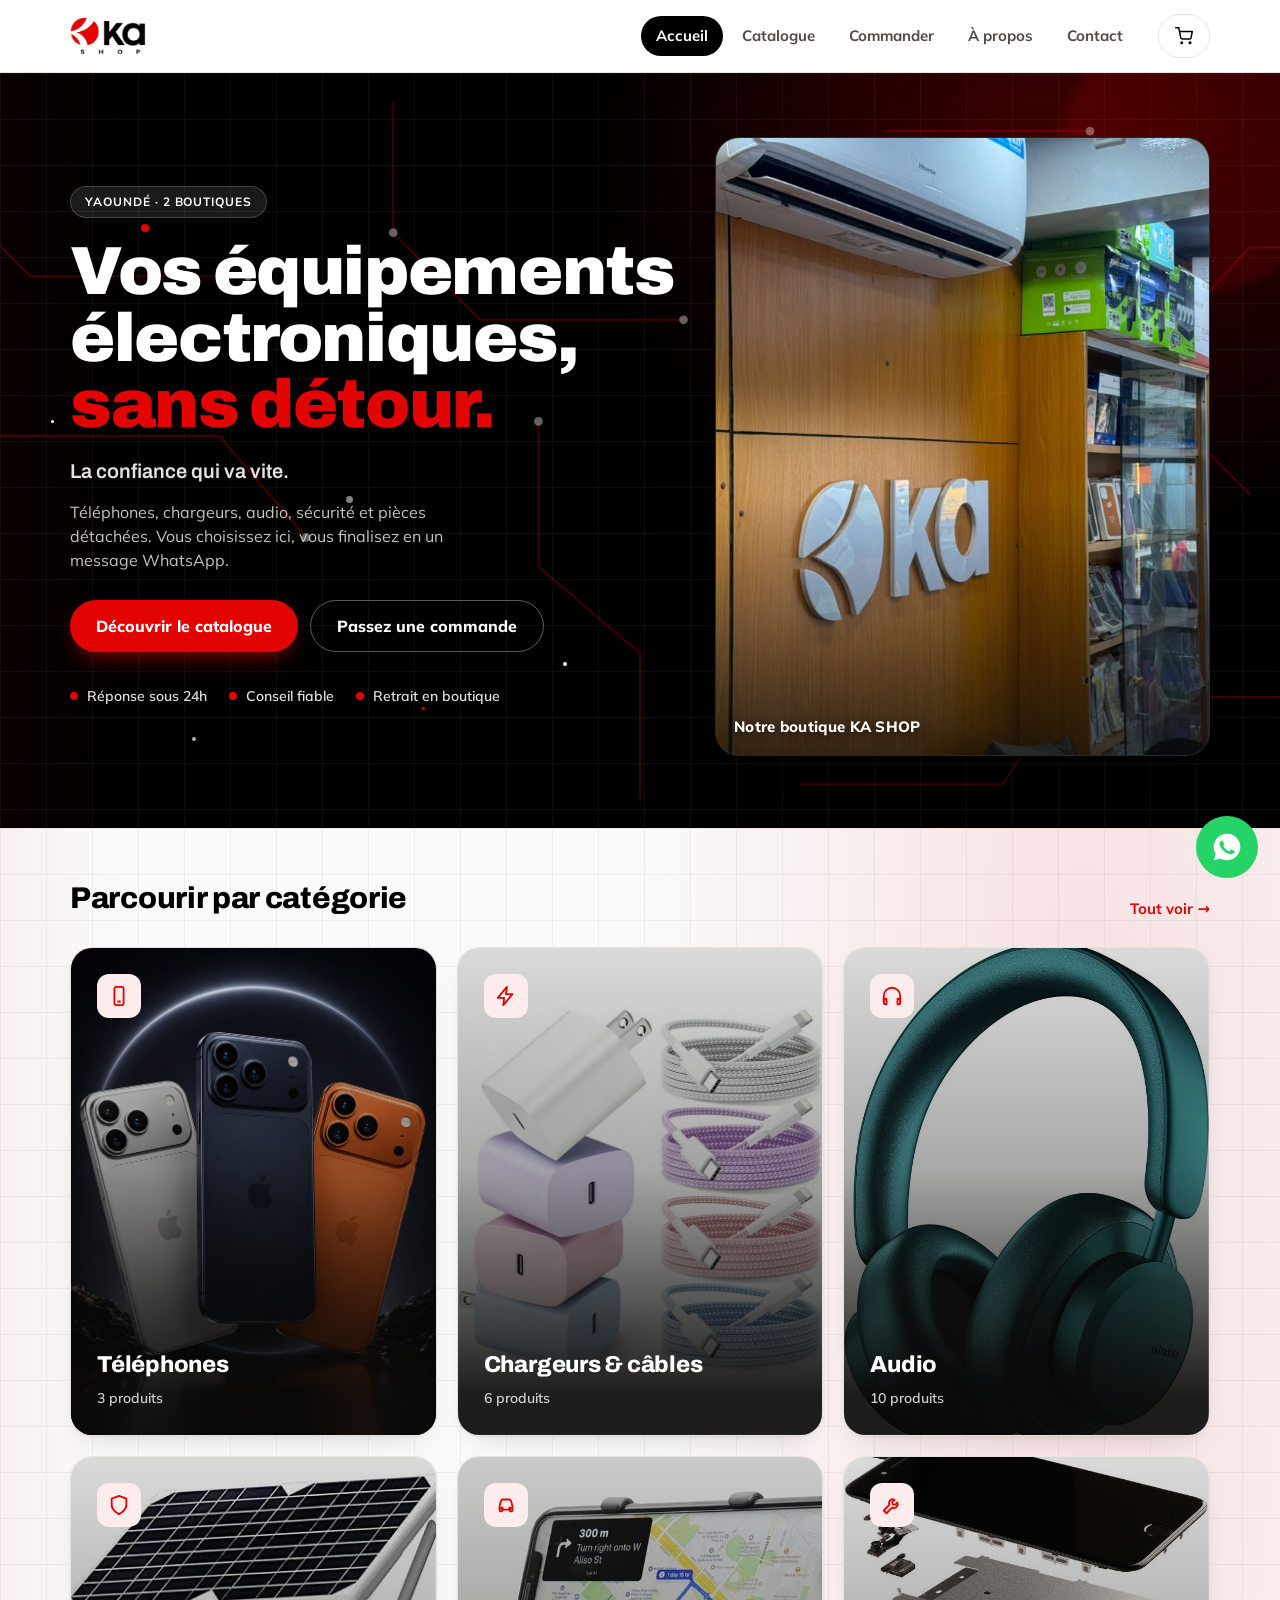
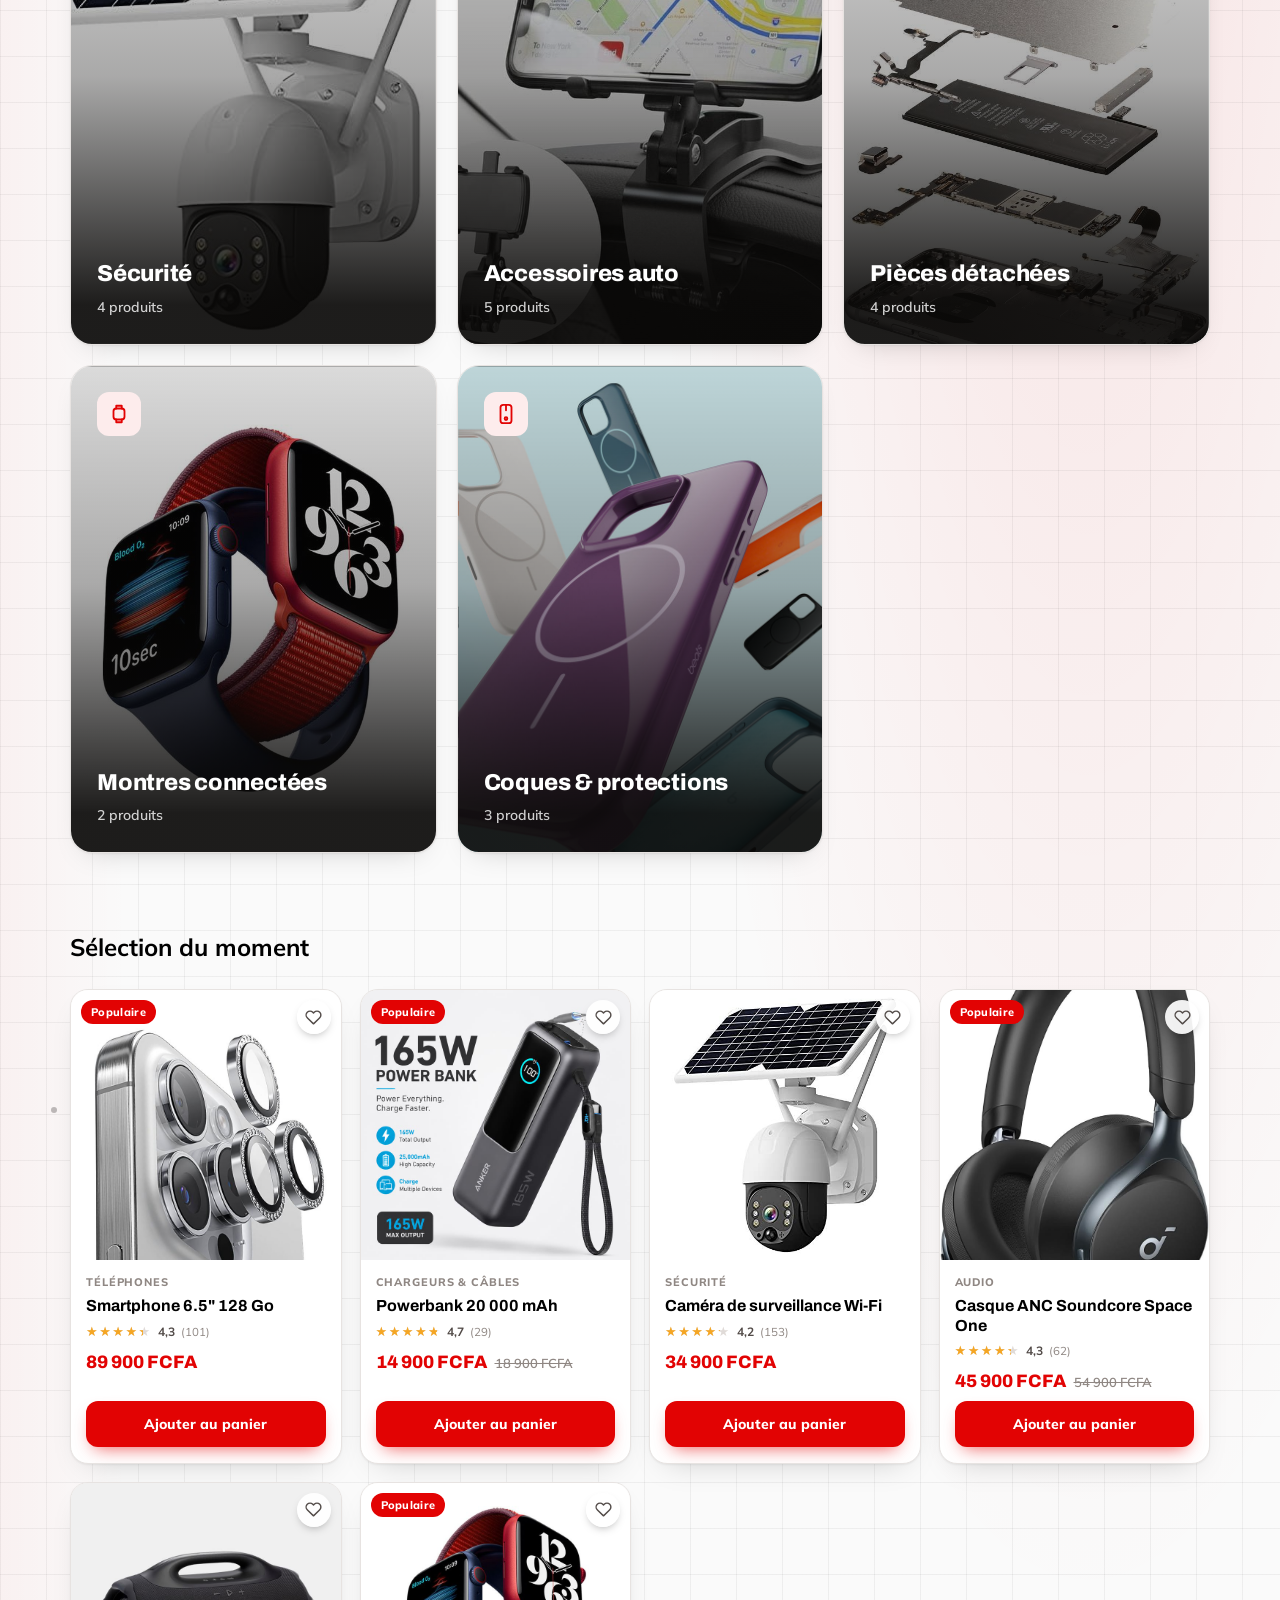
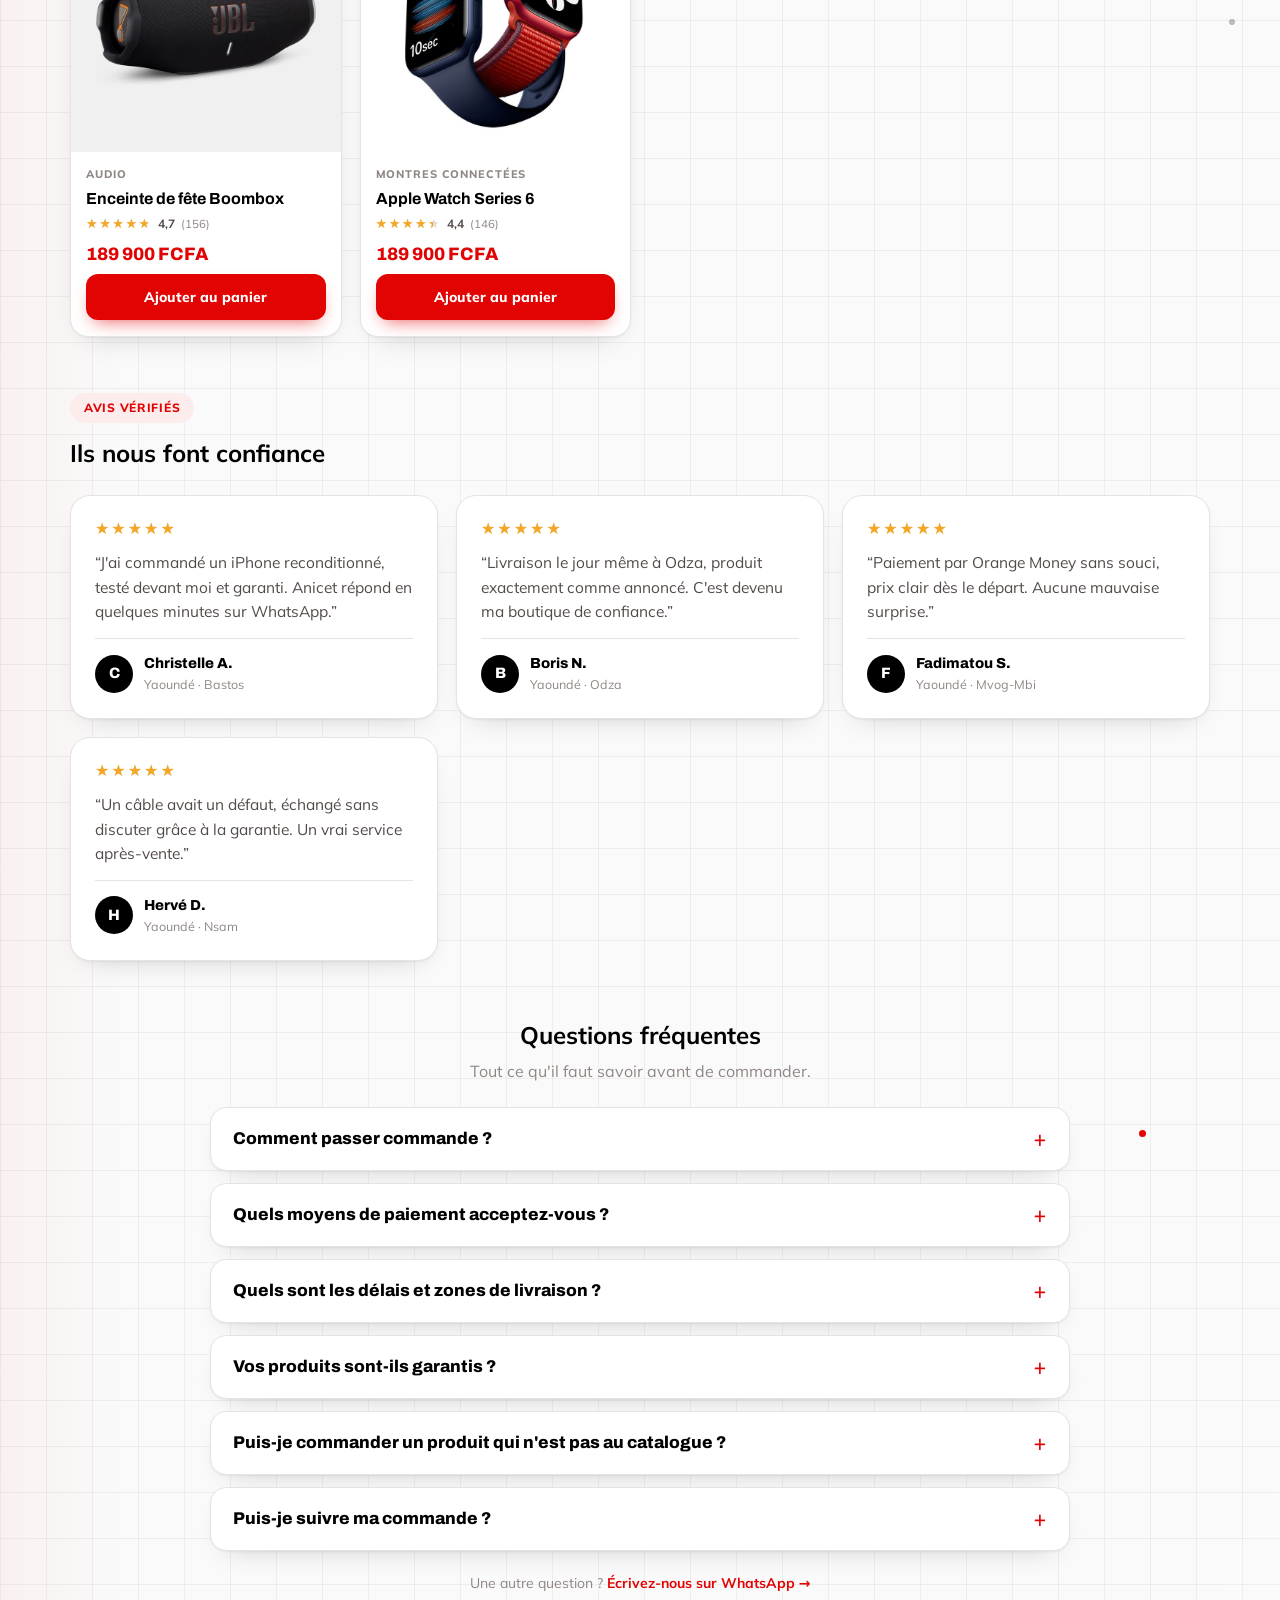
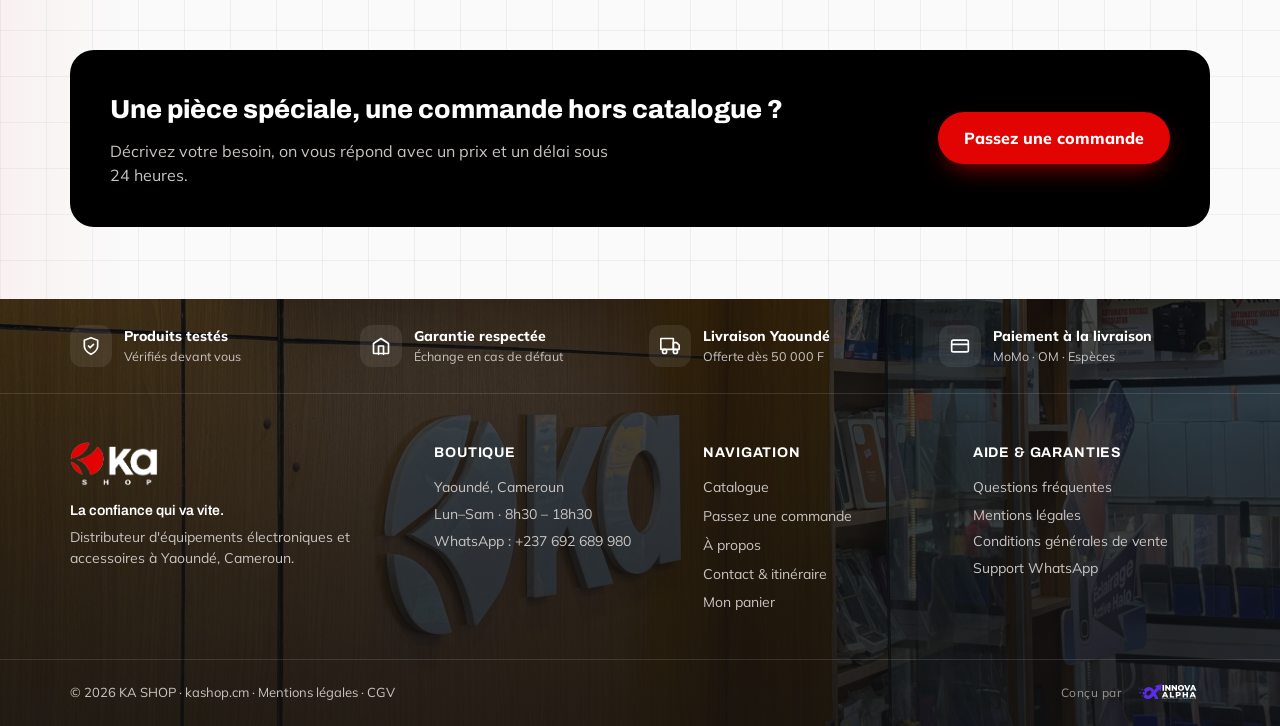
<file: index.html>
<!DOCTYPE html>
<html lang="fr">
<head>
<meta charset="UTF-8">
<meta name="viewport" content="width=device-width, initial-scale=1.0">
<title>KA SHOP · La confiance qui va vite.</title>
<meta name="description" content="KA SHOP, distributeur d'équipements électroniques et accessoires à Yaoundé. Téléphones, chargeurs, audio, sécurité, accessoires auto, pièces détachées. Commande simple par WhatsApp.">
<link rel="canonical" href="https://kashop.cm/">
<meta property="og:type" content="website">
<meta property="og:site_name" content="KA SHOP">
<meta property="og:title" content="KA SHOP · La confiance qui va vite.">
<meta property="og:description" content="KA SHOP, distributeur d'équipements électroniques et accessoires à Yaoundé. Téléphones, chargeurs, audio, sécurité, accessoires auto, pièces détachées. Commande simple par WhatsApp.">
<meta property="og:url" content="https://kashop.cm/">
<meta property="og:image" content="https://kashop.cm/assets/images/logo-kashop.png">
<meta property="og:locale" content="fr_CM">
<meta name="twitter:card" content="summary_large_image">
<meta name="twitter:title" content="KA SHOP · La confiance qui va vite.">
<meta name="twitter:description" content="KA SHOP, distributeur d'équipements électroniques et accessoires à Yaoundé. Téléphones, chargeurs, audio, sécurité, accessoires auto, pièces détachées. Commande simple par WhatsApp.">
<meta name="twitter:image" content="https://kashop.cm/assets/images/logo-kashop.png">
<link rel="icon" href="assets/images/favicon.png" type="image/png" sizes="512x512">
<link rel="apple-touch-icon" href="assets/images/favicon-180.png">
<link rel="preconnect" href="https://fonts.googleapis.com">
<link rel="preconnect" href="https://fonts.gstatic.com" crossorigin>
<link href="https://fonts.googleapis.com/css2?family=Archivo:wght@500;600;700;800;900&family=Mulish:wght@400;500;600;700;800&display=swap" rel="stylesheet">
<link rel="stylesheet" href="assets/css/styles.css">
<script type="application/ld+json">
{
  "@context": "https://schema.org",
  "@type": "ElectronicsStore",
  "name": "KA SHOP",
  "alternateName": "KA SHOP Yaoundé",
  "description": "Distributeur d'équipements électroniques et accessoires à Yaoundé : téléphones, chargeurs, audio, sécurité, accessoires auto, pièces détachées.",
  "url": "https://kashop.cm/",
  "logo": "https://kashop.cm/assets/images/logo-kashop.png",
  "image": "https://kashop.cm/assets/images/logo-kashop.png",
  "telephone": "+237692689980",
  "priceRange": "FCFA",
  "address": {
    "@type": "PostalAddress",
    "addressLocality": "Yaoundé",
    "addressRegion": "Centre",
    "addressCountry": "CM"
  },
  "geo": {
    "@type": "GeoCoordinates",
    "latitude": 3.86562,
    "longitude": 11.519531
  },
  "sameAs": []
}
</script>
</head>
<body data-page="home">
  <header class="site-header">
    <div class="header-inner">
      <a href="index.html" class="brand"><img src="assets/images/logo-kashop.png" alt="KA SHOP"></a>
      <nav class="main-nav">
        <a href="index.html" class="active">Accueil</a>
        <a href="catalogue.html">Catalogue</a>
        <a href="devis.html">Commander</a>
        <a href="apropos.html">À propos</a>
        <a href="contact.html">Contact</a>
      </nav>
      <button class="cart-btn" data-cart-open aria-label="Panier">
        <svg width="18" height="18" viewBox="0 0 24 24" fill="none" stroke="currentColor" stroke-width="2" stroke-linecap="round" stroke-linejoin="round"><circle cx="9" cy="21" r="1"></circle><circle cx="20" cy="21" r="1"></circle><path d="M1 1h4l2.68 13.39a2 2 0 0 0 2 1.61h9.72a2 2 0 0 0 2-1.61L23 6H6"></path></svg>
        <span class="cart-badge" data-cart-badge>0</span>
      </button>
      <button class="menu-btn" aria-label="Menu"><span></span></button>
    </div>
    <div class="mobile-panel">
      <a href="index.html" class="active">Accueil</a>
      <a href="catalogue.html">Catalogue</a>
      <a href="devis.html">Commander</a>
      <a href="apropos.html">À propos</a>
      <a href="contact.html">Contact</a>
    </div>
  </header>

  <main>
    <section>
      <div class="hero" id="hero-interactive">
        <div class="hero-glow"></div>
        <div class="hero-tech">
          <div class="hero-tech-lines"></div>
          <svg width="100%" height="100%" viewBox="0 0 1180 520" preserveAspectRatio="xMidYMid slice" class="hero-tech-svg">
            <g fill="none" stroke="#E20303" stroke-width="1.4" stroke-opacity=".5" stroke-dasharray="700" class="hero-tech-paths">
              <path d="M760 40 L900 40 L940 90 L940 220 L1010 290"></path>
              <path d="M1180 120 L1010 120 L960 175 L820 175"></path>
              <path d="M700 490 L840 490 L880 430 L1050 430 L1120 500"></path>
              <path d="M0 90 L120 90 L170 140 L320 140"></path>
              <path d="M-10 300 L90 300 L140 250 L300 250 L360 320"></path>
              <path d="M60 520 L60 430 L130 360 L130 250"></path>
              <path d="M420 20 L420 110 L480 170 L620 170"></path>
              <path d="M590 500 L590 400 L520 340 L520 240"></path>
            </g>
            <g fill="#fff" fill-opacity=".7">
              <circle cx="900" cy="40" r="3"></circle><circle cx="940" cy="220" r="3"></circle><circle cx="820" cy="175" r="3"></circle><circle cx="1050" cy="430" r="3"></circle>
              <circle cx="120" cy="90" r="3"></circle><circle cx="320" cy="140" r="3"></circle><circle cx="90" cy="300" r="3"></circle><circle cx="360" cy="320" r="3"></circle>
              <circle cx="420" cy="110" r="3"></circle><circle cx="620" cy="170" r="3"></circle><circle cx="520" cy="240" r="3"></circle><circle cx="130" cy="250" r="3"></circle>
            </g>
          </svg>
          <span class="hero-dot" style="left:70%;top:26%;width:9px;height:9px;background:#E20303;animation:ka-pulse 2.6s ease-out infinite"></span>
          <span class="hero-dot" style="left:58%;top:64%;width:8px;height:8px;background:#E20303;animation:ka-pulse 3.2s ease-out infinite .7s"></span>
          <span class="hero-dot" style="left:88%;top:52%;width:7px;height:7px;background:#fff;opacity:.5;animation:ka-pulse 3.6s ease-out infinite 1.3s"></span>
          <span class="hero-dot" style="left:11%;top:20%;width:8px;height:8px;background:#E20303;animation:ka-pulse 3s ease-out infinite .4s"></span>
          <span class="hero-dot" style="left:27%;top:56%;width:7px;height:7px;background:#fff;opacity:.5;animation:ka-pulse 3.4s ease-out infinite 1.1s"></span>
          <span class="hero-dot" style="left:6%;top:74%;width:6px;height:6px;background:#E20303;animation:ka-pulse 2.9s ease-out infinite 1.8s"></span>
          <span class="hero-dot" style="left:44%;top:78%;width:4px;height:4px;background:#fff;animation:ka-drift 6s linear infinite .2s"></span>
          <span class="hero-dot" style="left:62%;top:82%;width:3px;height:3px;background:#E20303;animation:ka-drift 7.5s linear infinite 1.4s"></span>
          <span class="hero-dot" style="left:78%;top:80%;width:4px;height:4px;background:#fff;opacity:.7;animation:ka-drift 6.8s linear infinite 2.6s"></span>
          <span class="hero-dot" style="left:92%;top:76%;width:3px;height:3px;background:#E20303;animation:ka-drift 8s linear infinite .9s"></span>
          <span class="hero-dot" style="left:15%;top:88%;width:4px;height:4px;background:#fff;opacity:.7;animation:ka-drift 7.2s linear infinite .6s"></span>
          <span class="hero-dot" style="left:33%;top:84%;width:3px;height:3px;background:#E20303;animation:ka-drift 8.4s linear infinite 2s"></span>
          <span class="hero-dot" style="left:4%;top:46%;width:3px;height:3px;background:#fff;animation:ka-drift 6.4s linear infinite 3.1s"></span>
          <div class="hero-scan"></div>
          <div class="hero-spot"></div>
        </div>
        <div class="hero-orb"></div>
        <div class="hero-grid">
          <div>
            <span class="hero-eyebrow">Yaoundé &middot; 2 boutiques</span>
            <h1>Vos équipements électroniques,<span class="accent"> sans détour.</span></h1>
            <p class="tagline">La confiance qui va vite.</p>
            <p class="lead">Téléphones, chargeurs, audio, sécurité et pièces détachées. Vous choisissez ici, vous finalisez en un message WhatsApp.</p>
            <div class="hero-ctas">
              <a href="catalogue.html" class="btn btn-red">Découvrir le catalogue</a>
              <a href="devis.html" class="btn btn-ghost">Passez une commande</a>
            </div>
            <div class="hero-points">
              <span>Réponse sous 24h</span>
              <span>Conseil fiable</span>
              <span>Retrait en boutique</span>
            </div>
          </div>
          <div class="hero-visual">
            <img src="assets/images/vitrine-1.png" alt="Enseigne KA SHOP en boutique">
            <img src="assets/images/vitrine-2.png" alt="Rayons et vitrines KA SHOP">
            <img src="assets/images/vitrine-3.png" alt="Comptoir et présentoirs KA SHOP">
            <div class="hero-visual-veil"></div>
            <div class="hero-visual-cap">Notre boutique KA SHOP</div>
          </div>
        </div>
      </div>

      <div class="deco-section">
    <div class="deco-glow"></div>
    <div class="deco-grid">
      <div class="lines"></div>
      <span class="dot" style="left:8%;top:12%;width:8px;height:8px;animation-delay:0s"></span>
      <span class="dot ink" style="left:4%;top:44%;width:6px;height:6px;animation-delay:.8s"></span>
      <span class="dot" style="left:11%;top:74%;width:7px;height:7px;animation-delay:1.5s"></span>
      <span class="dot" style="left:92%;top:20%;width:8px;height:8px;animation-delay:.4s"></span>
      <span class="dot ink" style="left:96%;top:56%;width:6px;height:6px;animation-delay:1.1s"></span>
      <span class="dot" style="left:89%;top:82%;width:7px;height:7px;animation-delay:2s"></span>
      <div class="scan" style="animation-delay:1s"></div>
    </div>
        <div style="position:relative;z-index:1">
        <div class="section-block">
          <div class="section-head">
            <h2>Parcourir par catégorie</h2>
            <a href="catalogue.html" class="see-all">Tout voir &rarr;</a>
          </div>
          <div class="cat-grid" id="home-cat-grid"></div>
        </div>

        <div class="section-block">
          <h2 style="margin-bottom:24px">Sélection du moment</h2>
          <div class="prod-grid" id="home-featured-grid"></div>
        </div>

        <div class="section-block">
          <span class="page-eyebrow">Avis vérifiés</span>
          <h2 style="margin:12px 0 24px">Ils nous font confiance</h2>
          <div class="testi-grid" id="testi-grid"></div>
        </div>

        <div class="section-block narrow-wrap" id="faq" style="max-width:900px">
          <h2 class="center" style="margin:0 0 6px">Questions fréquentes</h2>
          <p class="center" style="color:var(--muted);margin:0 0 24px">Tout ce qu'il faut savoir avant de commander.</p>
          <div class="faq-list" id="faq-list"></div>
          <p class="center" style="color:var(--muted);margin:22px 0 0;font-size:14px">Une autre question&nbsp;? <a href="#" data-wa-contact target="_blank" rel="noopener" style="font-weight:700">Écrivez-nous sur WhatsApp &rarr;</a></p>
        </div>

        <div class="section-block" style="padding-bottom:72px">
          <div class="cta-band">
            <div>
              <h3>Une pièce spéciale, une commande hors catalogue&nbsp;?</h3>
              <p>Décrivez votre besoin, on vous répond avec un prix et un délai sous 24 heures.</p>
            </div>
            <a href="devis.html" class="btn btn-red">Passez une commande</a>
          </div>
        </div>
        </div>
      </div>
    </section>
  </main>

  <footer class="site-footer">
    <div class="footer-bg"></div>
    <div class="footer-veil"></div>
    <div class="footer-badges">
      <div class="footer-badges-inner">
        <div class="footer-badge"><span class="icon"><svg width="20" height="20" viewBox="0 0 24 24" fill="none" stroke="currentColor" stroke-width="2" stroke-linecap="round" stroke-linejoin="round"><path d="M12 22s8-4 8-10V5l-8-3-8 3v7c0 6 8 10 8 10Z"></path><path d="m9 12 2 2 4-4"></path></svg></span><span><span class="t">Produits testés</span><span class="s">Vérifiés devant vous</span></span></div>
        <div class="footer-badge"><span class="icon"><svg width="20" height="20" viewBox="0 0 24 24" fill="none" stroke="currentColor" stroke-width="2" stroke-linecap="round" stroke-linejoin="round"><path d="M3 9 12 3l9 6v11a1 1 0 0 1-1 1H4a1 1 0 0 1-1-1Z"></path><path d="M9 22V12h6v10"></path></svg></span><span><span class="t">Garantie respectée</span><span class="s">Échange en cas de défaut</span></span></div>
        <div class="footer-badge"><span class="icon"><svg width="20" height="20" viewBox="0 0 24 24" fill="none" stroke="currentColor" stroke-width="2" stroke-linecap="round" stroke-linejoin="round"><path d="M1 3h15v13H1z"></path><path d="M16 8h4l3 3v5h-7z"></path><circle cx="5.5" cy="18.5" r="2.5"></circle><circle cx="18.5" cy="18.5" r="2.5"></circle></svg></span><span><span class="t">Livraison Yaoundé</span><span class="s">Offerte dès 50 000 F</span></span></div>
        <div class="footer-badge"><span class="icon"><svg width="20" height="20" viewBox="0 0 24 24" fill="none" stroke="currentColor" stroke-width="2" stroke-linecap="round" stroke-linejoin="round"><rect x="2" y="5" width="20" height="14" rx="2"></rect><path d="M2 10h20"></path></svg></span><span><span class="t">Paiement à la livraison</span><span class="s">MoMo · OM · Espèces</span></span></div>
      </div>
    </div>
    <div class="footer-cols">
      <div>
        <img src="assets/images/logo-kashop-light.png" alt="KA SHOP">
        <p class="tagline">La confiance qui va vite.</p>
        <p class="desc">Distributeur d'équipements électroniques et accessoires à Yaoundé, Cameroun.</p>
      </div>
      <div>
        <h4>Boutique</h4>
        <p>Yaoundé, Cameroun</p>
        <p>Lun&ndash;Sam &middot; 8h30 &ndash; 18h30</p>
        <p>WhatsApp&nbsp;: <span data-wa-display></span></p>
      </div>
      <div>
        <h4>Navigation</h4>
        <div class="footer-links">
          <a href="catalogue.html">Catalogue</a>
          <a href="devis.html">Passez une commande</a>
          <a href="apropos.html">À propos</a>
          <a href="contact.html">Contact &amp; itinéraire</a>
          <button data-cart-open>Mon panier</button>
        </div>
      </div>
      <div>
        <h4>Aide &amp; garanties</h4>
        <div class="footer-links">
          <a href="index.html#faq">Questions fréquentes</a>
          <button data-open-legal>Mentions légales</button>
          <button data-open-cgv>Conditions générales de vente</button>
          <a href="#" data-wa-contact target="_blank" rel="noopener">Support WhatsApp</a>
        </div>
      </div>
    </div>
    <div class="footer-bottom">
      <div class="footer-bottom-inner">
        <span>&copy; 2026 KA SHOP &middot; kashop.cm &middot; <button data-open-legal>Mentions légales</button> &middot; <button data-open-cgv>CGV</button></span>
        <a href="https://innovaalpha.com" target="_blank" rel="noopener" class="footer-credit"><span>Con&ccedil;u par</span><img src="assets/images/innova-alpha.svg" alt="Innova Alpha"></a>
      </div>
    </div>
  </footer>

  <a href="#" data-wa-contact target="_blank" rel="noopener" class="wa-float" aria-label="Contacter KA SHOP sur WhatsApp">
    <svg width="32" height="32" viewBox="0 0 24 24" fill="#fff"><path d="M12 2a10 10 0 00-8.5 15.2L2 22l4.9-1.4A10 10 0 1012 2zm5.3 14.1c-.2.6-1.3 1.2-1.8 1.2-.5.1-1 .2-3.3-.7-2.8-1.1-4.5-3.9-4.7-4.1-.1-.2-1.1-1.4-1.1-2.7s.7-1.9 .9-2.2c.2-.2.5-.3.7-.3h.5c.2 0 .4 0 .6.5l.8 2c.1.1.1.3 0 .5l-.4.5c-.2.2-.3.4-.1.7.2.3.8 1.3 1.7 2.1 1.2 1 2.1 1.4 2.4 1.5.2.1.4.1.6-.1l.7-.9c.2-.2.4-.2.6-.1l1.9.9c.2.1.4.2.4.3.1.2.1.7-.1 1.4z"></path></svg>
  </a>

  <div class="overlay" id="cart-overlay">
    <div class="overlay-bg" id="cart-overlay-bg"></div>
    <aside class="cart-panel">
      <div class="cart-head">
        <h2>Votre panier</h2>
        <button class="icon-btn" data-cart-close aria-label="Fermer"><svg width="18" height="18" viewBox="0 0 24 24" fill="none" stroke="currentColor" stroke-width="2.2" stroke-linecap="round"><path d="M18 6 6 18M6 6l12 12"></path></svg></button>
      </div>
      <div class="cart-empty" id="cart-empty-state">
        <span class="icon"><svg width="26" height="26" viewBox="0 0 24 24" fill="none" stroke="var(--muted)" stroke-width="2" stroke-linecap="round" stroke-linejoin="round"><circle cx="9" cy="21" r="1"></circle><circle cx="20" cy="21" r="1"></circle><path d="M1 1h4l2.68 13.39a2 2 0 0 0 2 1.61h9.72a2 2 0 0 0 2-1.61L23 6H6"></path></svg></span>
        <p class="title">Votre panier est vide</p>
        <p>Ajoutez des produits, puis commandez en un message.</p>
        <a href="catalogue.html" class="btn btn-red" style="height:48px;padding:0 22px;">Voir le catalogue</a>
      </div>
      <div class="cart-body" id="cart-body" style="display:none">
        <div class="deliv-block">
          <div class="deliv-head"><b>Livraison</b>
            <button type="button" class="geo-btn" id="geo-btn"><svg width="14" height="14" viewBox="0 0 24 24" fill="none" stroke="currentColor" stroke-width="2" stroke-linecap="round" stroke-linejoin="round"><circle cx="12" cy="12" r="3"></circle><path d="M12 2v3M12 19v3M2 12h3M19 12h3"></path></svg>Utiliser ma position</button>
          </div>
          <p class="deliv-hint">Placez le point à l'adresse de livraison&nbsp;: le montant se calcule automatiquement.</p>
          <div class="deliv-map" id="deliv-map">
            <div class="deliv-ring r15"></div>
            <div class="deliv-ring r7"></div>
            <span class="deliv-ring-label" style="top:calc(50% - 70px)">7 km</span>
            <span class="deliv-ring-label" style="top:calc(50% - 140px)">15 km</span>
            <div class="shop-pin"><span class="badge"><svg width="15" height="15" viewBox="0 0 24 24" fill="none" stroke="currentColor" stroke-width="2" stroke-linecap="round" stroke-linejoin="round"><path d="M3 21h18M5 21V8l7-5 7 5v13M9 21v-6h6v6"></path></svg></span><span class="lbl">Boutique</span></div>
            <div class="deliv-pin" id="deliv-pin"><svg width="16" height="16" viewBox="0 0 24 24" fill="#fff"><path d="M12 2C8.1 2 5 5.1 5 9c0 5.2 7 13 7 13s7-7.8 7-13c0-3.9-3.1-7-7-7Zm0 9.5A2.5 2.5 0 1 1 12 6.5a2.5 2.5 0 0 1 0 5Z"></path></svg></div>
          </div>
          <div class="deliv-result" id="deliv-result">
            <div class="left"><svg width="17" height="17" viewBox="0 0 24 24" fill="none" stroke="currentColor" stroke-width="2" stroke-linecap="round" stroke-linejoin="round"><path d="M1 3h15v13H1z"></path><path d="M16 8h4l3 3v5h-7z"></path><circle cx="5.5" cy="18.5" r="2.5"></circle><circle cx="18.5" cy="18.5" r="2.5"></circle></svg><span id="deliv-result-title">Placez le point de livraison</span></div>
            <span class="fee" id="deliv-result-fee">&middot;&middot;&middot;</span>
          </div>
          <span class="geo-err" id="geo-err"></span>
          <input type="text" class="deliv-addr" id="deliv-addr" placeholder="Adresse / repère (facultatif)">
        </div>
      </div>
      <div class="cart-foot" id="cart-foot" style="display:none">
        <div class="cart-line"><span>Sous-total</span><b id="cart-sub">0 FCFA</b></div>
        <div class="cart-line"><span>Livraison</span><b id="cart-fee">à définir</b></div>
        <div class="cart-line total"><span>Total</span><span id="cart-grand">0 FCFA</span></div>
        <a href="#" id="cart-wa-btn" target="_blank" rel="noopener" class="cart-wa-btn">
          <svg width="20" height="20" viewBox="0 0 24 24" fill="currentColor"><path d="M12.04 2C6.58 2 2.13 6.45 2.13 11.91c0 1.75.46 3.45 1.32 4.95L2 22l5.25-1.38a9.9 9.9 0 0 0 4.79 1.22h.01c5.46 0 9.91-4.45 9.91-9.91S17.5 2 12.04 2Zm5.8 14.06c-.24.68-1.4 1.3-1.94 1.35-.5.05-1.13.07-1.82-.11-.42-.11-.96-.29-1.65-.58-2.9-1.25-4.79-4.17-4.94-4.36-.14-.19-1.18-1.57-1.18-2.99 0-1.42.75-2.12 1.01-2.41.26-.29.57-.36.76-.36.19 0 .38 0 .55.01.18.01.41-.07.65.5.24.58.82 2 .89 2.14.07.14.12.31.02.5-.1.19-.14.31-.29.48-.14.17-.3.38-.43.51-.14.14-.29.29-.12.58.17.29.74 1.22 1.59 1.98 1.09.97 2.01 1.27 2.3 1.42.29.14.46.12.63-.07.17-.19.72-.84.91-1.13.19-.29.38-.24.65-.14.26.1 1.68.79 1.97.93.29.14.48.22.55.34.07.12.07.68-.17 1.36Z"></path></svg>
          Commander sur WhatsApp
        </a>
        <p class="cart-foot-note">Livraison gratuite dès 50 000 F. Aucun paiement en ligne.</p>
      </div>
    </aside>
  </div>

  <div class="modal-wrap" id="product-modal-wrap">
    <div class="overlay-bg" id="detail-overlay-bg"></div>
    <div class="product-modal">
      <button class="close-btn" data-close-detail aria-label="Fermer"><svg width="18" height="18" viewBox="0 0 24 24" fill="none" stroke="currentColor" stroke-width="2.2" stroke-linecap="round"><path d="M18 6 6 18M6 6l12 12"></path></svg></button>
      <div class="pm-media" id="pm-media"></div>
      <div class="pm-body">
        <span class="pm-cat" id="pm-cat"></span>
        <h2 id="pm-name"></h2>
        <div class="prod-rating"><span class="prod-stars" style="font-size:16px;letter-spacing:2px">★★★★★<b id="pm-stars-fill">★★★★★</b></span>
          <span class="num" id="pm-rating-num"></span><span class="count" id="pm-review-count"></span></div>
        <div class="pm-price"><span class="now" id="pm-price-now"></span><span class="old" id="pm-price-old"></span></div>
        <p class="pm-desc" id="pm-desc"></p>
        <div class="pm-stock" id="pm-stock"></div>
        <button class="pm-add" id="pm-add"></button>
        <button class="pm-quote-btn" id="pm-quote-btn">Passez une commande</button>
        <button class="pm-fav" id="pm-fav"><svg width="17" height="17" viewBox="0 0 24 24" fill="none" stroke="currentColor" stroke-width="2" stroke-linecap="round" stroke-linejoin="round"><path d="M20.8 4.6a5.5 5.5 0 0 0-7.8 0L12 5.7l-1-1.1a5.5 5.5 0 0 0-7.8 7.8l1 1L12 21l7.8-7.6 1-1a5.5 5.5 0 0 0 0-7.8Z"></path></svg><span>Ajouter aux favoris</span></button>
        <div class="pm-section">
          <h3>Avis clients</h3>
          <div id="pm-reviews"></div>
        </div>
        <div class="pm-section" id="pm-similar-section">
          <h3>Vous aimerez aussi</h3>
          <div class="pm-similar" id="pm-similar"></div>
        </div>
      </div>
    </div>
  </div>

  <div class="modal-wrap" id="legal-modal-wrap">
    <div class="overlay-bg" id="legal-overlay-bg"></div>
    <div class="legal-modal">
      <div class="legal-head">
        <div class="legal-tabs">
          <button class="legal-tab active" id="legal-tab-mentions">Mentions légales</button>
          <button class="legal-tab" id="legal-tab-cgv">CGV</button>
        </div>
        <button class="icon-btn" data-close-legal aria-label="Fermer"><svg width="18" height="18" viewBox="0 0 24 24" fill="none" stroke="currentColor" stroke-width="2.2" stroke-linecap="round"><path d="M18 6 6 18M6 6l12 12"></path></svg></button>
      </div>
      <div class="legal-body">
        <div class="legal-pane active" id="legal-pane-mentions">
          <h2>Mentions légales</h2>
          <div><h3>Éditeur du site</h3><p>KA SHOP, commerce d'équipements électroniques et accessoires. Yaoundé, Cameroun. Contact WhatsApp&nbsp;: <span data-wa-display></span>.</p></div>
          <div><h3>Activité</h3><p>Vente de téléphones, chargeurs, audio, montres connectées, protections, sécurité, accessoires auto et pièces détachées. Retrait en boutique et livraison sur Yaoundé.</p></div>
          <div><h3>Données personnelles</h3><p>Les informations que vous communiquez (nom, téléphone, adresse) servent uniquement à traiter votre commande et à vous répondre. Elles ne sont ni revendues ni partagées avec des tiers.</p></div>
          <div><h3>Propriété intellectuelle</h3><p>Le nom KA SHOP, le logo et le contenu de ce site sont la propriété de KA SHOP. Toute reproduction sans autorisation est interdite.</p></div>
        </div>
        <div class="legal-pane" id="legal-pane-cgv">
          <h2>Conditions générales de vente</h2>
          <div><h3>1. Commandes</h3><p>Les commandes se finalisent par message WhatsApp. Le site n'exige aucun paiement en ligne&nbsp;: le prix et la disponibilité sont confirmés avec vous avant toute transaction.</p></div>
          <div><h3>2. Prix</h3><p>Tous les prix sont affichés en francs CFA (FCFA), toutes taxes comprises. Ils peuvent évoluer selon les stocks&nbsp;; le prix confirmé sur WhatsApp fait foi.</p></div>
          <div><h3>3. Paiement</h3><p>Paiement à la livraison ou au retrait&nbsp;: MTN Mobile Money, Orange Money ou espèces. Aucune donnée bancaire n'est demandée sur le site.</p></div>
          <div><h3>4. Livraison</h3><p>Livraison sur Yaoundé&nbsp;: 1 000 FCFA jusqu'à 7 km, 2 000 FCFA de 7 à 15 km, sur devis au-delà. Offerte dès 50 000 FCFA d'achat. Retrait gratuit en boutique.</p></div>
          <div><h3>5. Garantie &amp; retours</h3><p>Les produits sont testés avant remise. En cas de défaut constaté à la livraison, l'article est échangé. Contactez-nous sur WhatsApp pour toute question relative à la garantie.</p></div>
        </div>
      </div>
    </div>
  </div>

  <script src="assets/js/whatsapp.js"></script>
  <script src="assets/js/cart.js"></script>
  <script src="assets/js/app.js"></script>
</body>
</html>
</file>
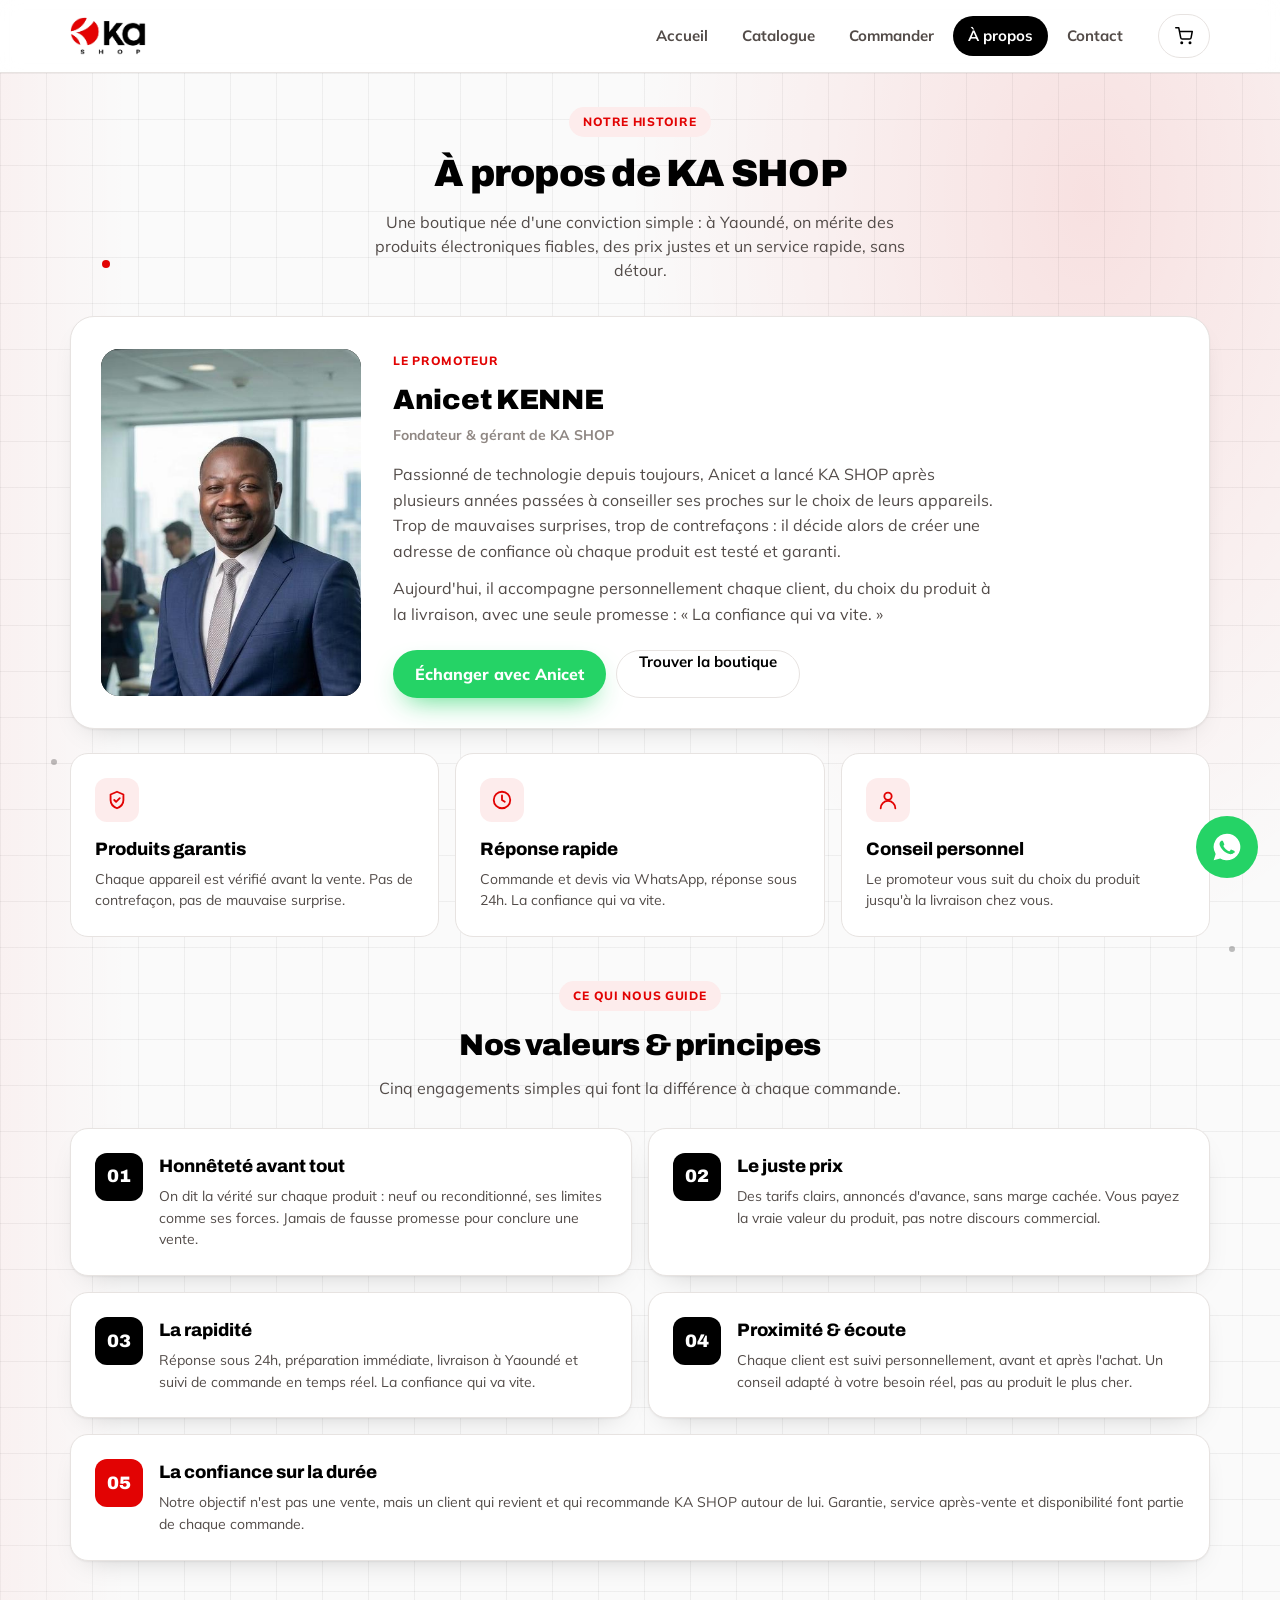
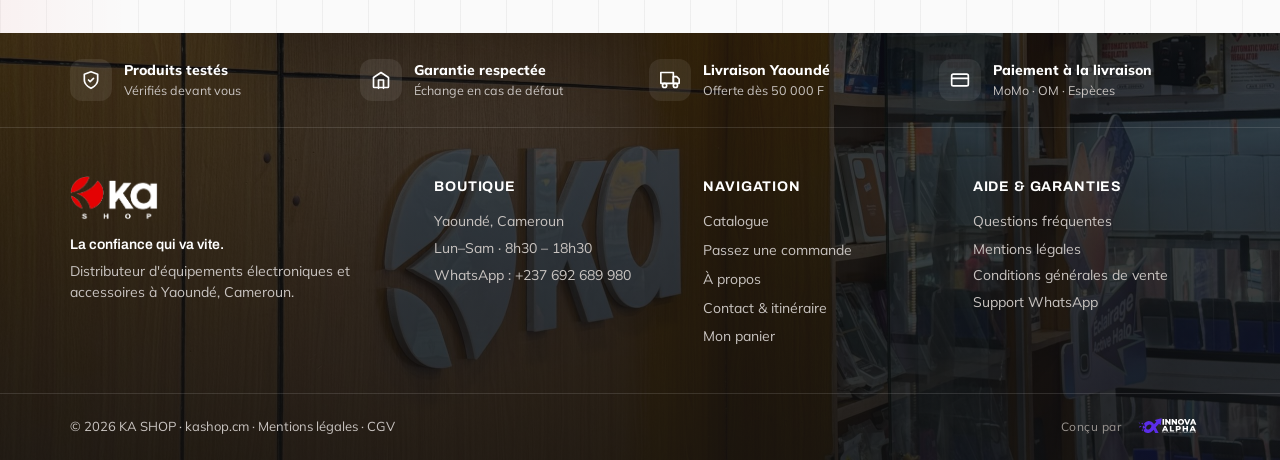
<file: apropos.html>
<!DOCTYPE html>
<html lang="fr">
<head>
<meta charset="UTF-8">
<meta name="viewport" content="width=device-width, initial-scale=1.0">
<title>À propos · KA SHOP</title>
<meta name="description" content="Anicet Kenne, fondateur de KA SHOP à Yaoundé, et les valeurs qui guident la boutique : honnêteté, juste prix, rapidité et proximité.">
<link rel="canonical" href="https://kashop.cm/apropos.html">
<meta property="og:type" content="website">
<meta property="og:site_name" content="KA SHOP">
<meta property="og:title" content="À propos · KA SHOP">
<meta property="og:description" content="Anicet Kenne, fondateur de KA SHOP à Yaoundé, et les valeurs qui guident la boutique : honnêteté, juste prix, rapidité et proximité.">
<meta property="og:url" content="https://kashop.cm/apropos.html">
<meta property="og:image" content="https://kashop.cm/assets/images/logo-kashop.png">
<meta property="og:locale" content="fr_CM">
<meta name="twitter:card" content="summary_large_image">
<meta name="twitter:title" content="À propos · KA SHOP">
<meta name="twitter:description" content="Anicet Kenne, fondateur de KA SHOP à Yaoundé, et les valeurs qui guident la boutique : honnêteté, juste prix, rapidité et proximité.">
<meta name="twitter:image" content="https://kashop.cm/assets/images/logo-kashop.png">
<link rel="icon" href="assets/images/favicon.png" type="image/png" sizes="512x512">
<link rel="apple-touch-icon" href="assets/images/favicon-180.png">
<link rel="preconnect" href="https://fonts.googleapis.com">
<link rel="preconnect" href="https://fonts.gstatic.com" crossorigin>
<link href="https://fonts.googleapis.com/css2?family=Archivo:wght@500;600;700;800;900&family=Mulish:wght@400;500;600;700;800&display=swap" rel="stylesheet">
<link rel="stylesheet" href="assets/css/styles.css">
</head>
<body data-page="apropos">
  <header class="site-header">
    <div class="header-inner">
      <a href="index.html" class="brand"><img src="assets/images/logo-kashop.png" alt="KA SHOP"></a>
      <nav class="main-nav">
        <a href="index.html">Accueil</a>
        <a href="catalogue.html">Catalogue</a>
        <a href="devis.html">Commander</a>
        <a href="apropos.html" class="active">À propos</a>
        <a href="contact.html">Contact</a>
      </nav>
      <button class="cart-btn" data-cart-open aria-label="Panier">
        <svg width="18" height="18" viewBox="0 0 24 24" fill="none" stroke="currentColor" stroke-width="2" stroke-linecap="round" stroke-linejoin="round"><circle cx="9" cy="21" r="1"></circle><circle cx="20" cy="21" r="1"></circle><path d="M1 1h4l2.68 13.39a2 2 0 0 0 2 1.61h9.72a2 2 0 0 0 2-1.61L23 6H6"></path></svg>
        <span class="cart-badge" data-cart-badge>0</span>
      </button>
      <button class="menu-btn" aria-label="Menu"><span></span></button>
    </div>
    <div class="mobile-panel">
      <a href="index.html">Accueil</a>
      <a href="catalogue.html">Catalogue</a>
      <a href="devis.html">Commander</a>
      <a href="apropos.html" class="active">À propos</a>
      <a href="contact.html">Contact</a>
    </div>
  </header>

  <main>
    <section class="deco-section">
    <div class="deco-glow"></div>
    <div class="deco-grid">
      <div class="lines"></div>
      <span class="dot" style="left:8%;top:12%;width:8px;height:8px;animation-delay:0s"></span>
      <span class="dot ink" style="left:4%;top:44%;width:6px;height:6px;animation-delay:.8s"></span>
      <span class="dot" style="left:11%;top:74%;width:7px;height:7px;animation-delay:1.5s"></span>
      <span class="dot" style="left:92%;top:20%;width:8px;height:8px;animation-delay:.4s"></span>
      <span class="dot ink" style="left:96%;top:56%;width:6px;height:6px;animation-delay:1.1s"></span>
      <span class="dot" style="left:89%;top:82%;width:7px;height:7px;animation-delay:2s"></span>
      <div class="scan" style="animation-delay:1s"></div>
    </div>
      <div class="page-wrap">
      <div class="center" style="margin-bottom:34px">
        <span class="page-eyebrow">Notre histoire</span>
        <h1 class="page-title">À propos de KA SHOP</h1>
        <p class="page-lead">Une boutique née d'une conviction simple&nbsp;: à Yaoundé, on mérite des produits électroniques fiables, des prix justes et un service rapide, sans détour.</p>
      </div>

      <div class="founder-card">
        <div class="founder-photo"><img src="assets/images/anicet-kenne.png" alt="Anicet KENNE, fondateur de KA SHOP"></div>
        <div>
          <span class="founder-kicker">Le promoteur</span>
          <h2>Anicet KENNE</h2>
          <p class="founder-role">Fondateur &amp; gérant de KA SHOP</p>
          <p class="bio">Passionné de technologie depuis toujours, Anicet a lancé KA SHOP après plusieurs années passées à conseiller ses proches sur le choix de leurs appareils. Trop de mauvaises surprises, trop de contrefaçons&nbsp;: il décide alors de créer une adresse de confiance où chaque produit est testé et garanti.</p>
          <p class="bio">Aujourd'hui, il accompagne personnellement chaque client, du choix du produit à la livraison, avec une seule promesse&nbsp;: &laquo;&nbsp;La confiance qui va vite.&nbsp;&raquo;</p>
          <div class="founder-actions">
            <a href="#" data-wa-contact target="_blank" rel="noopener" class="btn btn-wa" style="height:48px;padding:0 22px;">Échanger avec Anicet</a>
            <a href="contact.html" class="btn-outline">Trouver la boutique</a>
          </div>
        </div>
      </div>

      <div class="value-grid">
        <div class="value-card"><span class="icon"><svg width="22" height="22" viewBox="0 0 24 24" fill="none" stroke="currentColor" stroke-width="2" stroke-linecap="round" stroke-linejoin="round"><path d="M9 12l2 2 4-4"></path><path d="M12 3l7 3v6c0 4.5-3 7.5-7 9-4-1.5-7-4.5-7-9V6z"></path></svg></span><h3>Produits garantis</h3><p>Chaque appareil est vérifié avant la vente. Pas de contrefaçon, pas de mauvaise surprise.</p></div>
        <div class="value-card"><span class="icon"><svg width="22" height="22" viewBox="0 0 24 24" fill="none" stroke="currentColor" stroke-width="2" stroke-linecap="round" stroke-linejoin="round"><circle cx="12" cy="12" r="9"></circle><path d="M12 7v5l3 2"></path></svg></span><h3>Réponse rapide</h3><p>Commande et devis via WhatsApp, réponse sous 24h. La confiance qui va vite.</p></div>
        <div class="value-card"><span class="icon"><svg width="22" height="22" viewBox="0 0 24 24" fill="none" stroke="currentColor" stroke-width="2" stroke-linecap="round" stroke-linejoin="round"><path d="M20 21a8 8 0 0 0-16 0"></path><circle cx="12" cy="8" r="4"></circle></svg></span><h3>Conseil personnel</h3><p>Le promoteur vous suit du choix du produit jusqu'à la livraison chez vous.</p></div>
      </div>

      <div style="margin-top:44px">
        <div class="center" style="margin-bottom:28px">
          <span class="page-eyebrow">Ce qui nous guide</span>
          <h2 style="font-family:var(--display);font-weight:900;font-size:30px;letter-spacing:-.02em;margin:12px 0 0">Nos valeurs &amp; principes</h2>
          <p class="page-lead">Cinq engagements simples qui font la différence à chaque commande.</p>
        </div>
        <div class="principle-grid">
          <div class="principle-card"><span class="principle-num">01</span><div><h3>Honnêteté avant tout</h3><p>On dit la vérité sur chaque produit&nbsp;: neuf ou reconditionné, ses limites comme ses forces. Jamais de fausse promesse pour conclure une vente.</p></div></div>
          <div class="principle-card"><span class="principle-num">02</span><div><h3>Le juste prix</h3><p>Des tarifs clairs, annoncés d'avance, sans marge cachée. Vous payez la vraie valeur du produit, pas notre discours commercial.</p></div></div>
          <div class="principle-card"><span class="principle-num">03</span><div><h3>La rapidité</h3><p>Réponse sous 24h, préparation immédiate, livraison à Yaoundé et suivi de commande en temps réel. La confiance qui va vite.</p></div></div>
          <div class="principle-card"><span class="principle-num">04</span><div><h3>Proximité &amp; écoute</h3><p>Chaque client est suivi personnellement, avant et après l'achat. Un conseil adapté à votre besoin réel, pas au produit le plus cher.</p></div></div>
          <div class="principle-card wide"><span class="principle-num">05</span><div><h3>La confiance sur la durée</h3><p>Notre objectif n'est pas une vente, mais un client qui revient et qui recommande KA SHOP autour de lui. Garantie, service après-vente et disponibilité font partie de chaque commande.</p></div></div>
        </div>
      </div>
      </div>
    </section>
  </main>

  <footer class="site-footer">
    <div class="footer-bg"></div>
    <div class="footer-veil"></div>
    <div class="footer-badges">
      <div class="footer-badges-inner">
        <div class="footer-badge"><span class="icon"><svg width="20" height="20" viewBox="0 0 24 24" fill="none" stroke="currentColor" stroke-width="2" stroke-linecap="round" stroke-linejoin="round"><path d="M12 22s8-4 8-10V5l-8-3-8 3v7c0 6 8 10 8 10Z"></path><path d="m9 12 2 2 4-4"></path></svg></span><span><span class="t">Produits testés</span><span class="s">Vérifiés devant vous</span></span></div>
        <div class="footer-badge"><span class="icon"><svg width="20" height="20" viewBox="0 0 24 24" fill="none" stroke="currentColor" stroke-width="2" stroke-linecap="round" stroke-linejoin="round"><path d="M3 9 12 3l9 6v11a1 1 0 0 1-1 1H4a1 1 0 0 1-1-1Z"></path><path d="M9 22V12h6v10"></path></svg></span><span><span class="t">Garantie respectée</span><span class="s">Échange en cas de défaut</span></span></div>
        <div class="footer-badge"><span class="icon"><svg width="20" height="20" viewBox="0 0 24 24" fill="none" stroke="currentColor" stroke-width="2" stroke-linecap="round" stroke-linejoin="round"><path d="M1 3h15v13H1z"></path><path d="M16 8h4l3 3v5h-7z"></path><circle cx="5.5" cy="18.5" r="2.5"></circle><circle cx="18.5" cy="18.5" r="2.5"></circle></svg></span><span><span class="t">Livraison Yaoundé</span><span class="s">Offerte dès 50 000 F</span></span></div>
        <div class="footer-badge"><span class="icon"><svg width="20" height="20" viewBox="0 0 24 24" fill="none" stroke="currentColor" stroke-width="2" stroke-linecap="round" stroke-linejoin="round"><rect x="2" y="5" width="20" height="14" rx="2"></rect><path d="M2 10h20"></path></svg></span><span><span class="t">Paiement à la livraison</span><span class="s">MoMo · OM · Espèces</span></span></div>
      </div>
    </div>
    <div class="footer-cols">
      <div>
        <img src="assets/images/logo-kashop-light.png" alt="KA SHOP">
        <p class="tagline">La confiance qui va vite.</p>
        <p class="desc">Distributeur d'équipements électroniques et accessoires à Yaoundé, Cameroun.</p>
      </div>
      <div>
        <h4>Boutique</h4>
        <p>Yaoundé, Cameroun</p>
        <p>Lun&ndash;Sam &middot; 8h30 &ndash; 18h30</p>
        <p>WhatsApp&nbsp;: <span data-wa-display></span></p>
      </div>
      <div>
        <h4>Navigation</h4>
        <div class="footer-links">
          <a href="catalogue.html">Catalogue</a>
          <a href="devis.html">Passez une commande</a>
          <a href="apropos.html">À propos</a>
          <a href="contact.html">Contact &amp; itinéraire</a>
          <button data-cart-open>Mon panier</button>
        </div>
      </div>
      <div>
        <h4>Aide &amp; garanties</h4>
        <div class="footer-links">
          <a href="index.html#faq">Questions fréquentes</a>
          <button data-open-legal>Mentions légales</button>
          <button data-open-cgv>Conditions générales de vente</button>
          <a href="#" data-wa-contact target="_blank" rel="noopener">Support WhatsApp</a>
        </div>
      </div>
    </div>
    <div class="footer-bottom">
      <div class="footer-bottom-inner">
        <span>&copy; 2026 KA SHOP &middot; kashop.cm &middot; <button data-open-legal>Mentions légales</button> &middot; <button data-open-cgv>CGV</button></span>
        <a href="https://innovaalpha.com" target="_blank" rel="noopener" class="footer-credit"><span>Con&ccedil;u par</span><img src="assets/images/innova-alpha.svg" alt="Innova Alpha"></a>
      </div>
    </div>
  </footer>

  <a href="#" data-wa-contact target="_blank" rel="noopener" class="wa-float" aria-label="Contacter KA SHOP sur WhatsApp">
    <svg width="32" height="32" viewBox="0 0 24 24" fill="#fff"><path d="M12 2a10 10 0 00-8.5 15.2L2 22l4.9-1.4A10 10 0 1012 2zm5.3 14.1c-.2.6-1.3 1.2-1.8 1.2-.5.1-1 .2-3.3-.7-2.8-1.1-4.5-3.9-4.7-4.1-.1-.2-1.1-1.4-1.1-2.7s.7-1.9 .9-2.2c.2-.2.5-.3.7-.3h.5c.2 0 .4 0 .6.5l.8 2c.1.1.1.3 0 .5l-.4.5c-.2.2-.3.4-.1.7.2.3.8 1.3 1.7 2.1 1.2 1 2.1 1.4 2.4 1.5.2.1.4.1.6-.1l.7-.9c.2-.2.4-.2.6-.1l1.9.9c.2.1.4.2.4.3.1.2.1.7-.1 1.4z"></path></svg>
  </a>

  <div class="overlay" id="cart-overlay">
    <div class="overlay-bg" id="cart-overlay-bg"></div>
    <aside class="cart-panel">
      <div class="cart-head">
        <h2>Votre panier</h2>
        <button class="icon-btn" data-cart-close aria-label="Fermer"><svg width="18" height="18" viewBox="0 0 24 24" fill="none" stroke="currentColor" stroke-width="2.2" stroke-linecap="round"><path d="M18 6 6 18M6 6l12 12"></path></svg></button>
      </div>
      <div class="cart-empty" id="cart-empty-state">
        <span class="icon"><svg width="26" height="26" viewBox="0 0 24 24" fill="none" stroke="var(--muted)" stroke-width="2" stroke-linecap="round" stroke-linejoin="round"><circle cx="9" cy="21" r="1"></circle><circle cx="20" cy="21" r="1"></circle><path d="M1 1h4l2.68 13.39a2 2 0 0 0 2 1.61h9.72a2 2 0 0 0 2-1.61L23 6H6"></path></svg></span>
        <p class="title">Votre panier est vide</p>
        <p>Ajoutez des produits, puis commandez en un message.</p>
        <a href="catalogue.html" class="btn btn-red" style="height:48px;padding:0 22px;">Voir le catalogue</a>
      </div>
      <div class="cart-body" id="cart-body" style="display:none">
        <div class="deliv-block">
          <div class="deliv-head"><b>Livraison</b>
            <button type="button" class="geo-btn" id="geo-btn"><svg width="14" height="14" viewBox="0 0 24 24" fill="none" stroke="currentColor" stroke-width="2" stroke-linecap="round" stroke-linejoin="round"><circle cx="12" cy="12" r="3"></circle><path d="M12 2v3M12 19v3M2 12h3M19 12h3"></path></svg>Utiliser ma position</button>
          </div>
          <p class="deliv-hint">Placez le point à l'adresse de livraison&nbsp;: le montant se calcule automatiquement.</p>
          <div class="deliv-map" id="deliv-map">
            <div class="deliv-ring r15"></div>
            <div class="deliv-ring r7"></div>
            <span class="deliv-ring-label" style="top:calc(50% - 70px)">7 km</span>
            <span class="deliv-ring-label" style="top:calc(50% - 140px)">15 km</span>
            <div class="shop-pin"><span class="badge"><svg width="15" height="15" viewBox="0 0 24 24" fill="none" stroke="currentColor" stroke-width="2" stroke-linecap="round" stroke-linejoin="round"><path d="M3 21h18M5 21V8l7-5 7 5v13M9 21v-6h6v6"></path></svg></span><span class="lbl">Boutique</span></div>
            <div class="deliv-pin" id="deliv-pin"><svg width="16" height="16" viewBox="0 0 24 24" fill="#fff"><path d="M12 2C8.1 2 5 5.1 5 9c0 5.2 7 13 7 13s7-7.8 7-13c0-3.9-3.1-7-7-7Zm0 9.5A2.5 2.5 0 1 1 12 6.5a2.5 2.5 0 0 1 0 5Z"></path></svg></div>
          </div>
          <div class="deliv-result" id="deliv-result">
            <div class="left"><svg width="17" height="17" viewBox="0 0 24 24" fill="none" stroke="currentColor" stroke-width="2" stroke-linecap="round" stroke-linejoin="round"><path d="M1 3h15v13H1z"></path><path d="M16 8h4l3 3v5h-7z"></path><circle cx="5.5" cy="18.5" r="2.5"></circle><circle cx="18.5" cy="18.5" r="2.5"></circle></svg><span id="deliv-result-title">Placez le point de livraison</span></div>
            <span class="fee" id="deliv-result-fee">&middot;&middot;&middot;</span>
          </div>
          <span class="geo-err" id="geo-err"></span>
          <input type="text" class="deliv-addr" id="deliv-addr" placeholder="Adresse / repère (facultatif)">
        </div>
      </div>
      <div class="cart-foot" id="cart-foot" style="display:none">
        <div class="cart-line"><span>Sous-total</span><b id="cart-sub">0 FCFA</b></div>
        <div class="cart-line"><span>Livraison</span><b id="cart-fee">à définir</b></div>
        <div class="cart-line total"><span>Total</span><span id="cart-grand">0 FCFA</span></div>
        <a href="#" id="cart-wa-btn" target="_blank" rel="noopener" class="cart-wa-btn">
          <svg width="20" height="20" viewBox="0 0 24 24" fill="currentColor"><path d="M12.04 2C6.58 2 2.13 6.45 2.13 11.91c0 1.75.46 3.45 1.32 4.95L2 22l5.25-1.38a9.9 9.9 0 0 0 4.79 1.22h.01c5.46 0 9.91-4.45 9.91-9.91S17.5 2 12.04 2Zm5.8 14.06c-.24.68-1.4 1.3-1.94 1.35-.5.05-1.13.07-1.82-.11-.42-.11-.96-.29-1.65-.58-2.9-1.25-4.79-4.17-4.94-4.36-.14-.19-1.18-1.57-1.18-2.99 0-1.42.75-2.12 1.01-2.41.26-.29.57-.36.76-.36.19 0 .38 0 .55.01.18.01.41-.07.65.5.24.58.82 2 .89 2.14.07.14.12.31.02.5-.1.19-.14.31-.29.48-.14.17-.3.38-.43.51-.14.14-.29.29-.12.58.17.29.74 1.22 1.59 1.98 1.09.97 2.01 1.27 2.3 1.42.29.14.46.12.63-.07.17-.19.72-.84.91-1.13.19-.29.38-.24.65-.14.26.1 1.68.79 1.97.93.29.14.48.22.55.34.07.12.07.68-.17 1.36Z"></path></svg>
          Commander sur WhatsApp
        </a>
        <p class="cart-foot-note">Livraison gratuite dès 50 000 F. Aucun paiement en ligne.</p>
      </div>
    </aside>
  </div>

  <div class="modal-wrap" id="product-modal-wrap">
    <div class="overlay-bg" id="detail-overlay-bg"></div>
    <div class="product-modal">
      <button class="close-btn" data-close-detail aria-label="Fermer"><svg width="18" height="18" viewBox="0 0 24 24" fill="none" stroke="currentColor" stroke-width="2.2" stroke-linecap="round"><path d="M18 6 6 18M6 6l12 12"></path></svg></button>
      <div class="pm-media" id="pm-media"></div>
      <div class="pm-body">
        <span class="pm-cat" id="pm-cat"></span>
        <h2 id="pm-name"></h2>
        <div class="prod-rating"><span class="prod-stars" style="font-size:16px;letter-spacing:2px">★★★★★<b id="pm-stars-fill">★★★★★</b></span>
          <span class="num" id="pm-rating-num"></span><span class="count" id="pm-review-count"></span></div>
        <div class="pm-price"><span class="now" id="pm-price-now"></span><span class="old" id="pm-price-old"></span></div>
        <p class="pm-desc" id="pm-desc"></p>
        <div class="pm-stock" id="pm-stock"></div>
        <button class="pm-add" id="pm-add"></button>
        <button class="pm-quote-btn" id="pm-quote-btn">Passez une commande</button>
        <button class="pm-fav" id="pm-fav"><svg width="17" height="17" viewBox="0 0 24 24" fill="none" stroke="currentColor" stroke-width="2" stroke-linecap="round" stroke-linejoin="round"><path d="M20.8 4.6a5.5 5.5 0 0 0-7.8 0L12 5.7l-1-1.1a5.5 5.5 0 0 0-7.8 7.8l1 1L12 21l7.8-7.6 1-1a5.5 5.5 0 0 0 0-7.8Z"></path></svg><span>Ajouter aux favoris</span></button>
        <div class="pm-section">
          <h3>Avis clients</h3>
          <div id="pm-reviews"></div>
        </div>
        <div class="pm-section" id="pm-similar-section">
          <h3>Vous aimerez aussi</h3>
          <div class="pm-similar" id="pm-similar"></div>
        </div>
      </div>
    </div>
  </div>

  <div class="modal-wrap" id="legal-modal-wrap">
    <div class="overlay-bg" id="legal-overlay-bg"></div>
    <div class="legal-modal">
      <div class="legal-head">
        <div class="legal-tabs">
          <button class="legal-tab active" id="legal-tab-mentions">Mentions légales</button>
          <button class="legal-tab" id="legal-tab-cgv">CGV</button>
        </div>
        <button class="icon-btn" data-close-legal aria-label="Fermer"><svg width="18" height="18" viewBox="0 0 24 24" fill="none" stroke="currentColor" stroke-width="2.2" stroke-linecap="round"><path d="M18 6 6 18M6 6l12 12"></path></svg></button>
      </div>
      <div class="legal-body">
        <div class="legal-pane active" id="legal-pane-mentions">
          <h2>Mentions légales</h2>
          <div><h3>Éditeur du site</h3><p>KA SHOP, commerce d'équipements électroniques et accessoires. Yaoundé, Cameroun. Contact WhatsApp&nbsp;: <span data-wa-display></span>.</p></div>
          <div><h3>Activité</h3><p>Vente de téléphones, chargeurs, audio, montres connectées, protections, sécurité, accessoires auto et pièces détachées. Retrait en boutique et livraison sur Yaoundé.</p></div>
          <div><h3>Données personnelles</h3><p>Les informations que vous communiquez (nom, téléphone, adresse) servent uniquement à traiter votre commande et à vous répondre. Elles ne sont ni revendues ni partagées avec des tiers.</p></div>
          <div><h3>Propriété intellectuelle</h3><p>Le nom KA SHOP, le logo et le contenu de ce site sont la propriété de KA SHOP. Toute reproduction sans autorisation est interdite.</p></div>
        </div>
        <div class="legal-pane" id="legal-pane-cgv">
          <h2>Conditions générales de vente</h2>
          <div><h3>1. Commandes</h3><p>Les commandes se finalisent par message WhatsApp. Le site n'exige aucun paiement en ligne&nbsp;: le prix et la disponibilité sont confirmés avec vous avant toute transaction.</p></div>
          <div><h3>2. Prix</h3><p>Tous les prix sont affichés en francs CFA (FCFA), toutes taxes comprises. Ils peuvent évoluer selon les stocks&nbsp;; le prix confirmé sur WhatsApp fait foi.</p></div>
          <div><h3>3. Paiement</h3><p>Paiement à la livraison ou au retrait&nbsp;: MTN Mobile Money, Orange Money ou espèces. Aucune donnée bancaire n'est demandée sur le site.</p></div>
          <div><h3>4. Livraison</h3><p>Livraison sur Yaoundé&nbsp;: 1 000 FCFA jusqu'à 7 km, 2 000 FCFA de 7 à 15 km, sur devis au-delà. Offerte dès 50 000 FCFA d'achat. Retrait gratuit en boutique.</p></div>
          <div><h3>5. Garantie &amp; retours</h3><p>Les produits sont testés avant remise. En cas de défaut constaté à la livraison, l'article est échangé. Contactez-nous sur WhatsApp pour toute question relative à la garantie.</p></div>
        </div>
      </div>
    </div>
  </div>

  <script src="assets/js/whatsapp.js"></script>
  <script src="assets/js/cart.js"></script>
  <script src="assets/js/app.js"></script>
</body>
</html>
</file>
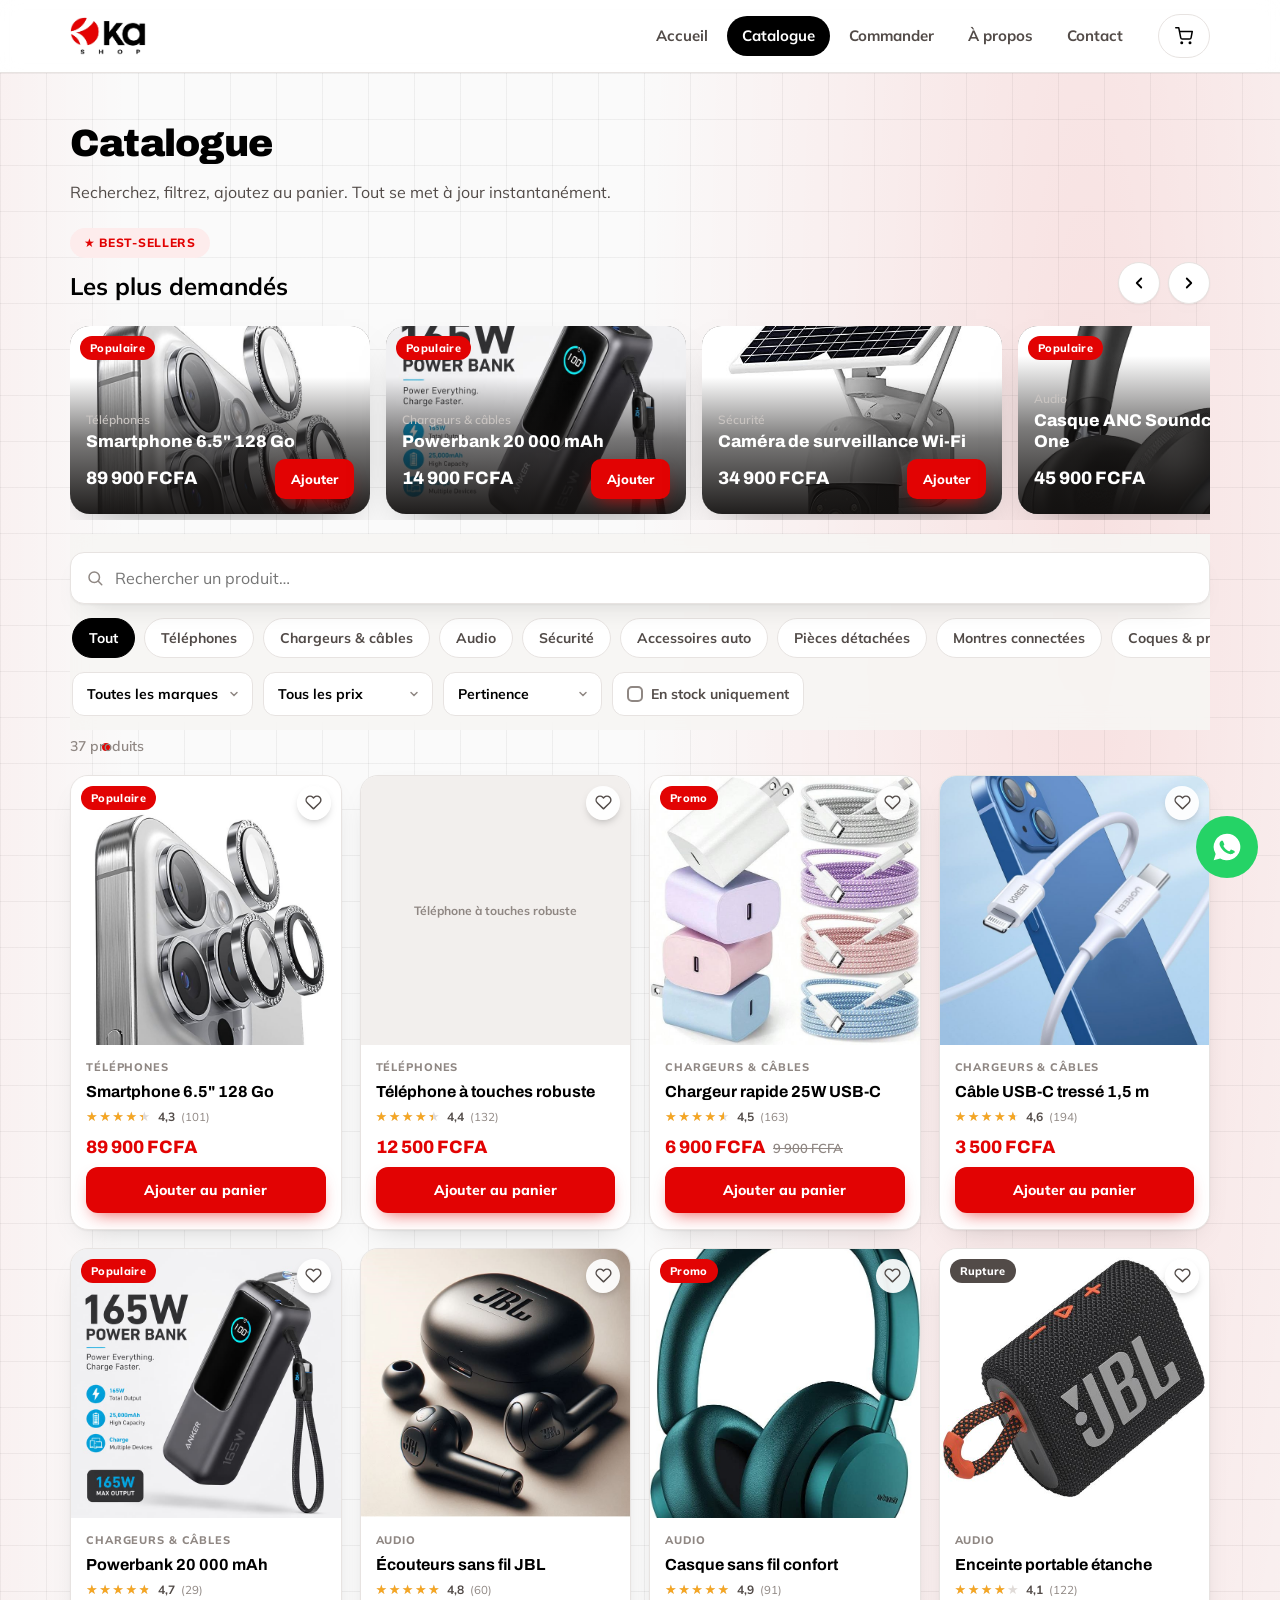
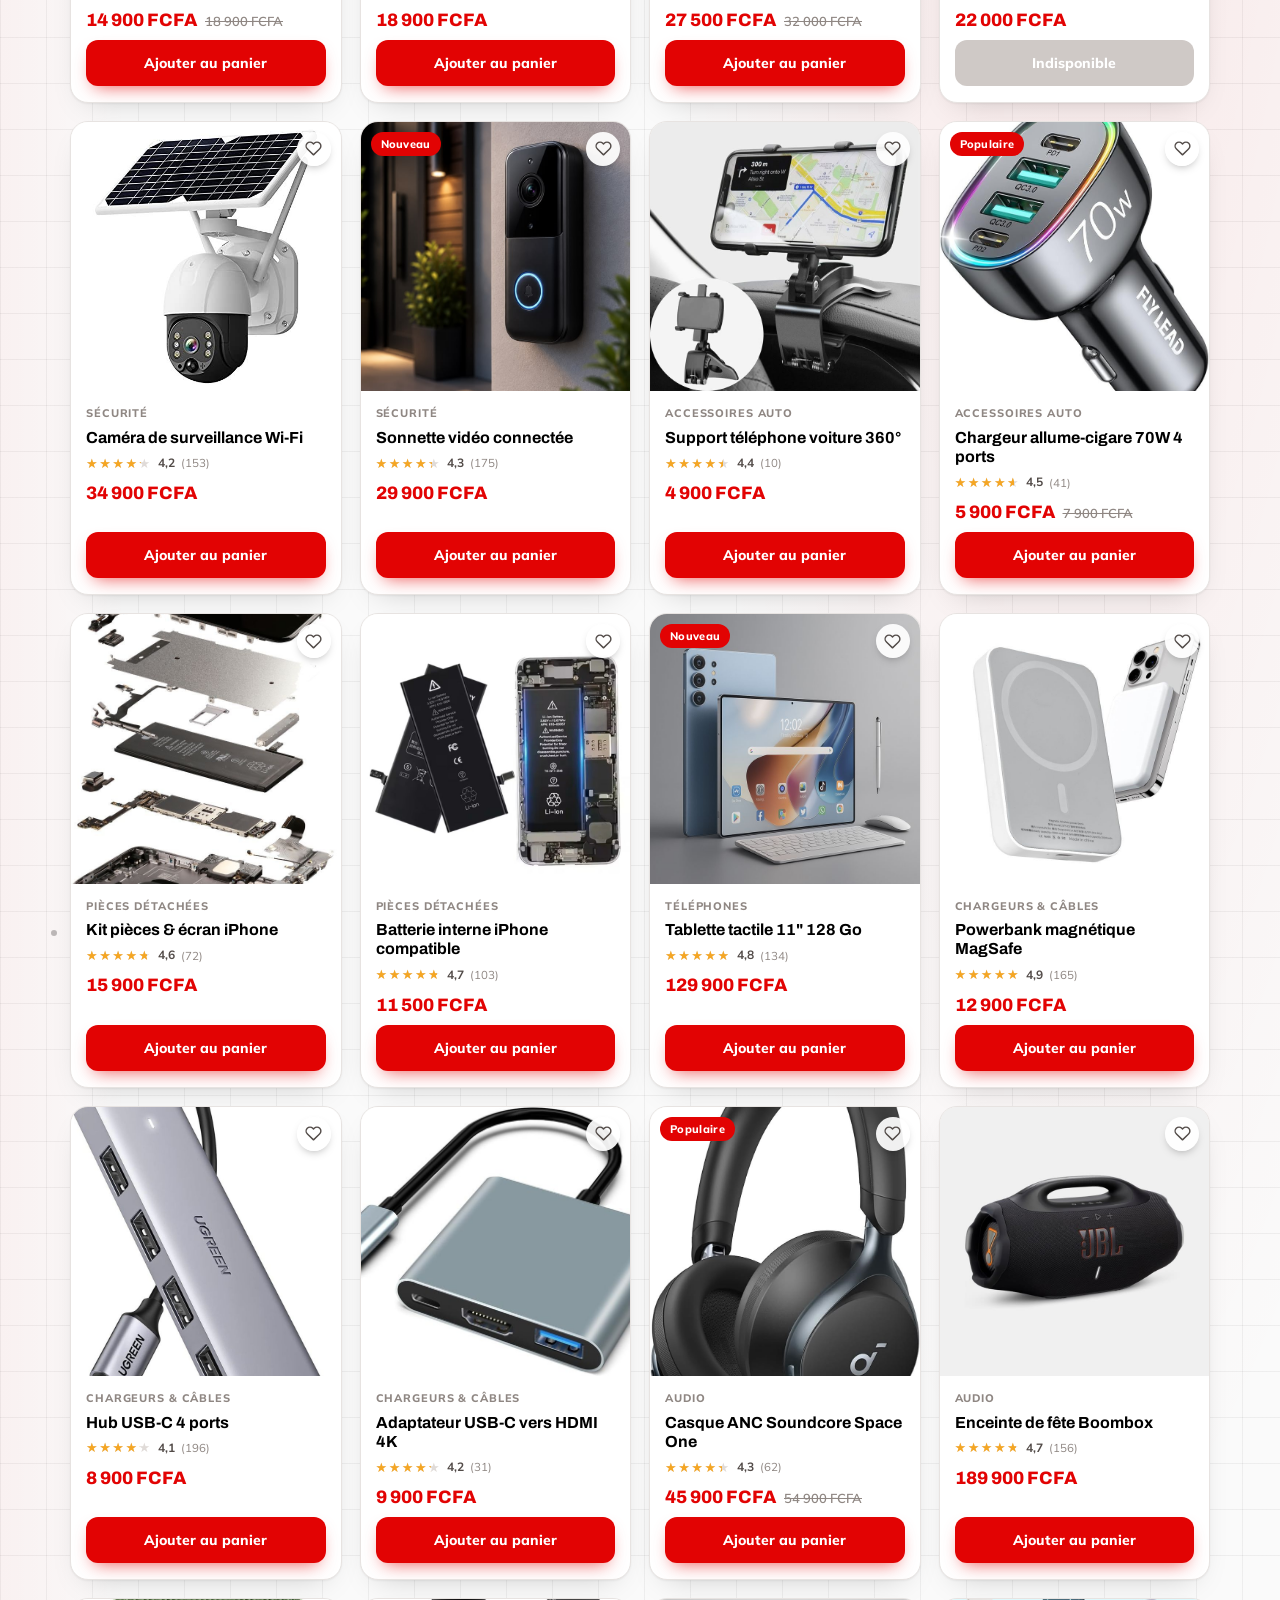
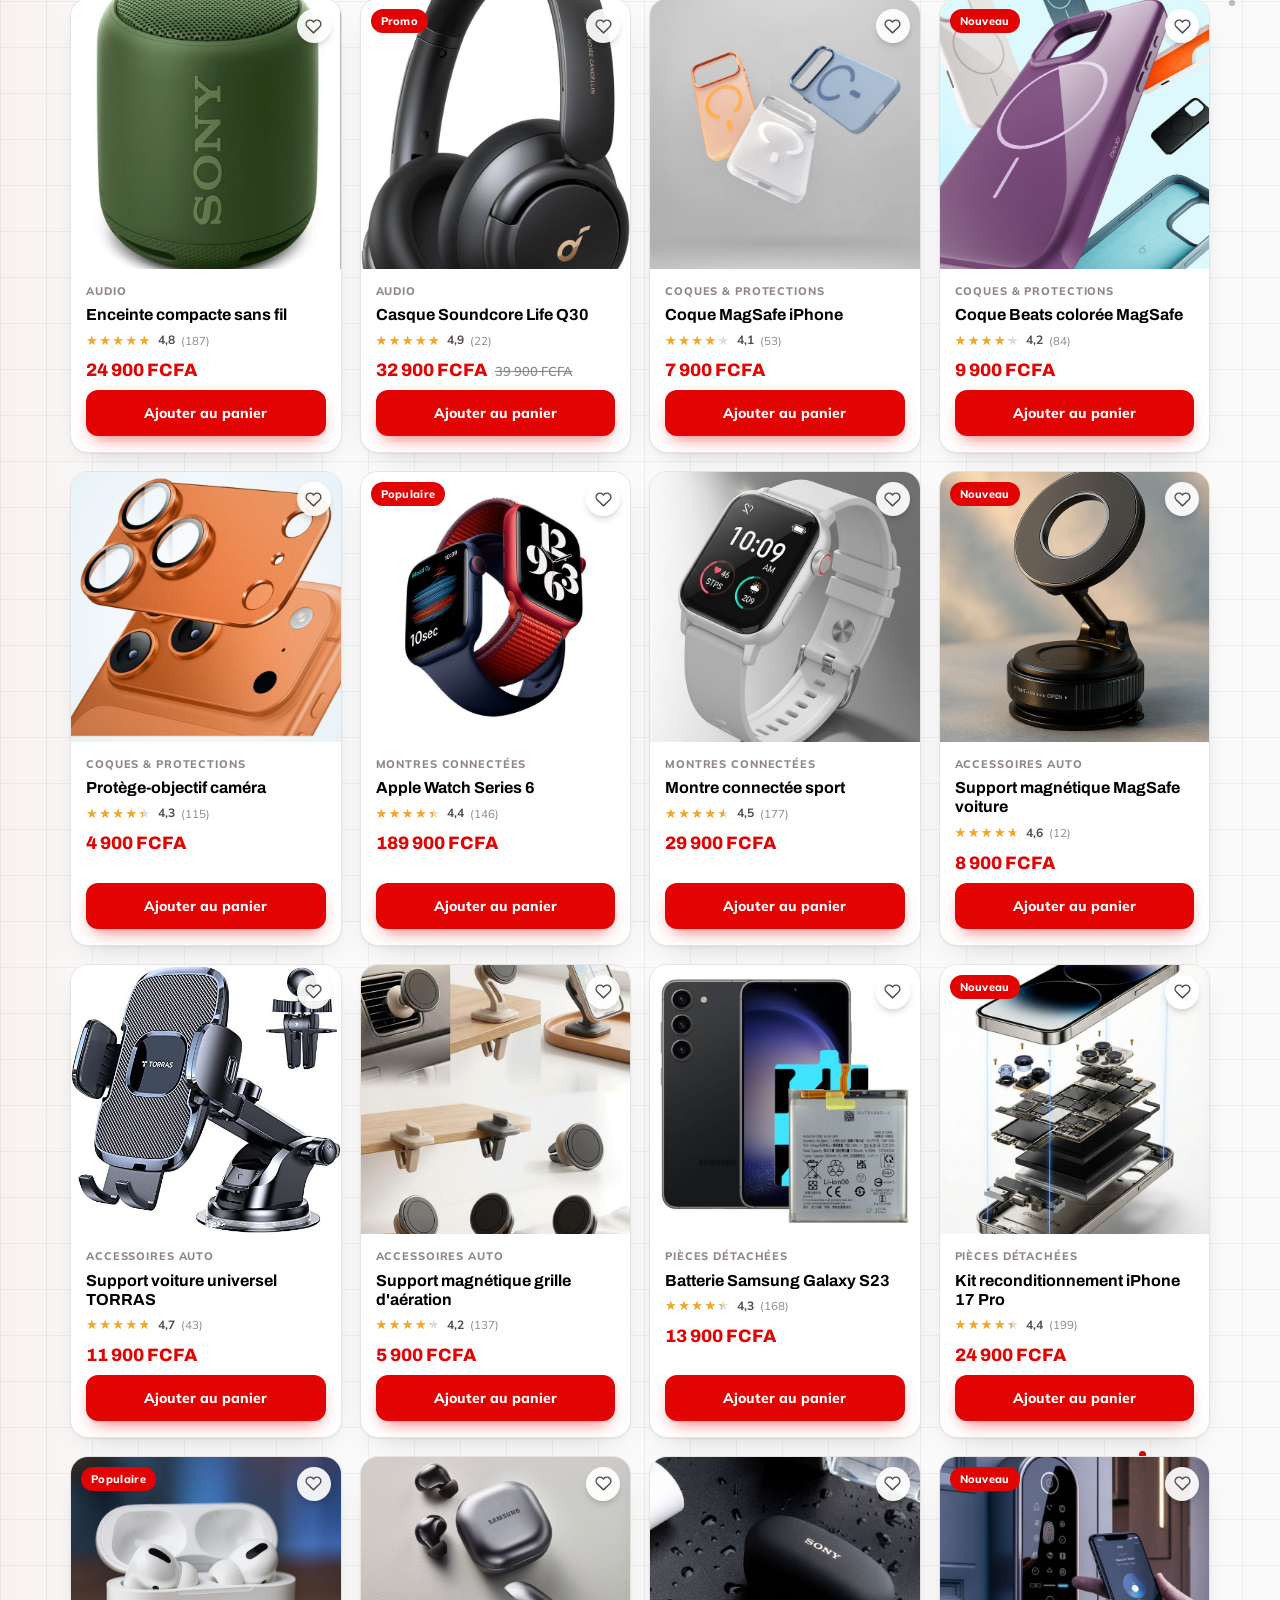
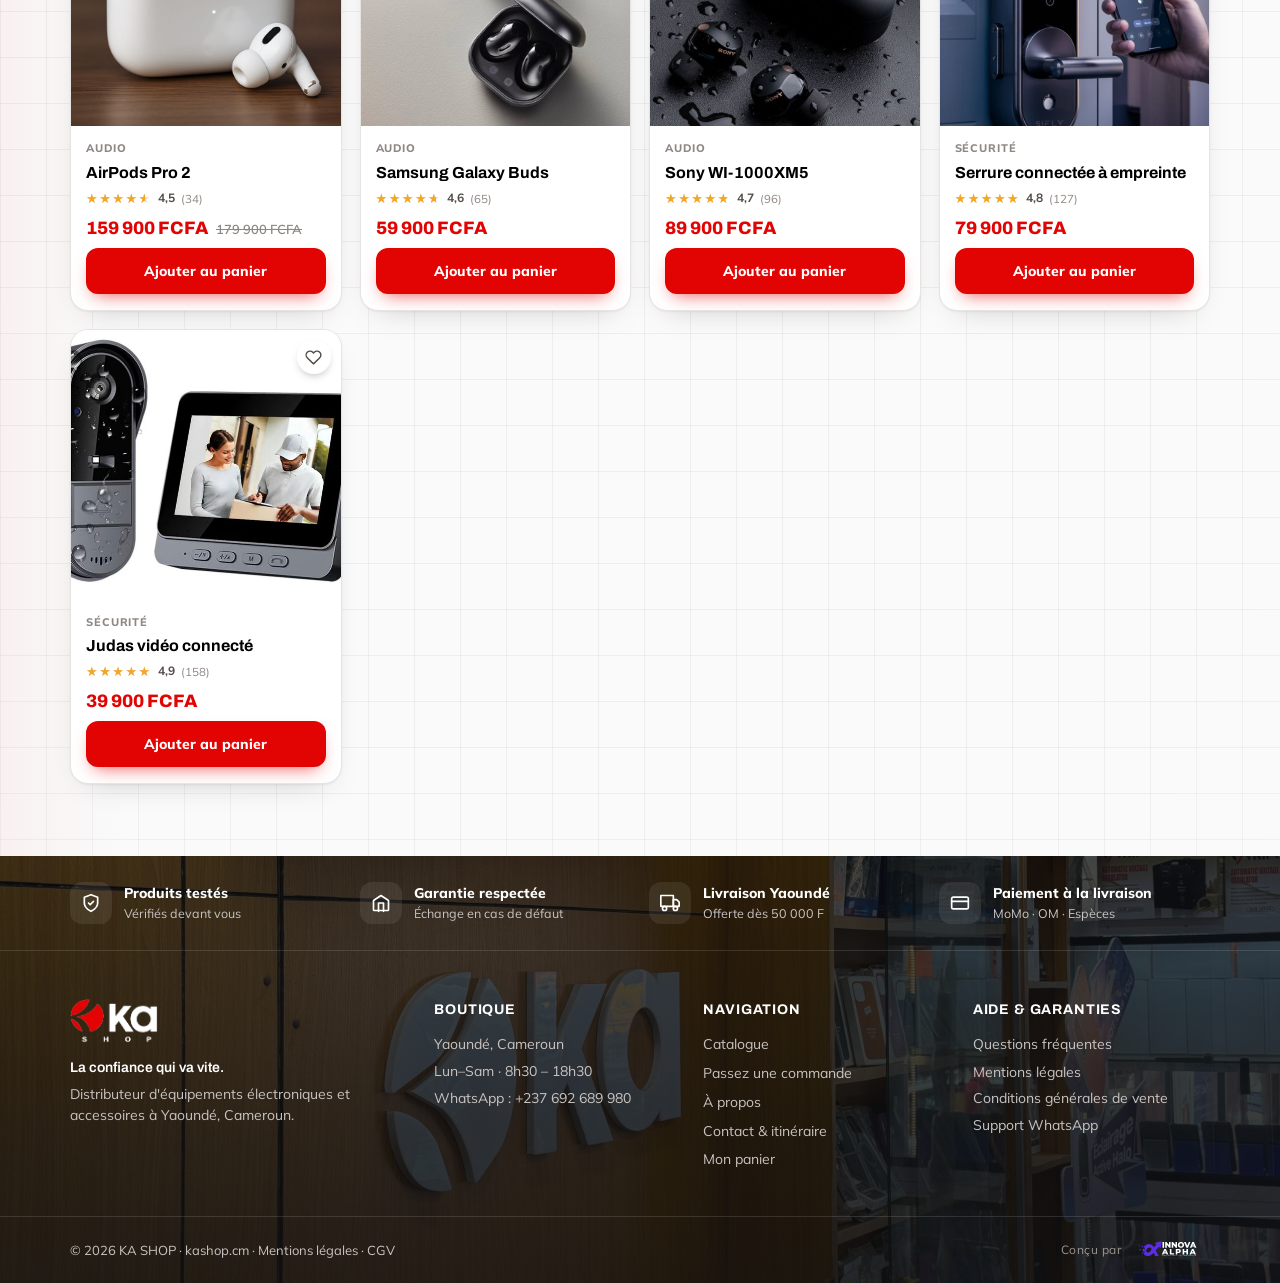
<file: catalogue.html>
<!DOCTYPE html>
<html lang="fr">
<head>
<meta charset="UTF-8">
<meta name="viewport" content="width=device-width, initial-scale=1.0">
<title>Catalogue · KA SHOP</title>
<meta name="description" content="Le catalogue complet KA SHOP : téléphones, chargeurs, audio, sécurité, accessoires auto, montres connectées, coques et pièces détachées. Filtrez par marque, prix et disponibilité.">
<link rel="canonical" href="https://kashop.cm/catalogue.html">
<meta property="og:type" content="website">
<meta property="og:site_name" content="KA SHOP">
<meta property="og:title" content="Catalogue · KA SHOP">
<meta property="og:description" content="Le catalogue complet KA SHOP : téléphones, chargeurs, audio, sécurité, accessoires auto, montres connectées, coques et pièces détachées. Filtrez par marque, prix et disponibilité.">
<meta property="og:url" content="https://kashop.cm/catalogue.html">
<meta property="og:image" content="https://kashop.cm/assets/images/logo-kashop.png">
<meta property="og:locale" content="fr_CM">
<meta name="twitter:card" content="summary_large_image">
<meta name="twitter:title" content="Catalogue · KA SHOP">
<meta name="twitter:description" content="Le catalogue complet KA SHOP : téléphones, chargeurs, audio, sécurité, accessoires auto, montres connectées, coques et pièces détachées. Filtrez par marque, prix et disponibilité.">
<meta name="twitter:image" content="https://kashop.cm/assets/images/logo-kashop.png">
<link rel="icon" href="assets/images/favicon.png" type="image/png" sizes="512x512">
<link rel="apple-touch-icon" href="assets/images/favicon-180.png">
<link rel="preconnect" href="https://fonts.googleapis.com">
<link rel="preconnect" href="https://fonts.gstatic.com" crossorigin>
<link href="https://fonts.googleapis.com/css2?family=Archivo:wght@500;600;700;800;900&family=Mulish:wght@400;500;600;700;800&display=swap" rel="stylesheet">
<link rel="stylesheet" href="assets/css/styles.css">
<script type="application/ld+json">
{
  "@context": "https://schema.org",
  "@type": "ItemList",
  "name": "Catalogue KA SHOP",
  "numberOfItems": 37,
  "itemListElement": [
    {
      "@type": "ListItem",
      "position": 1,
      "item": {
        "@type": "Product",
        "position": 1,
        "name": "Smartphone 6.5\" 128 Go",
        "description": "Écran 6,5 pouces, 128 Go de stockage et double SIM. Livré avec chargeur et coque de protection.",
        "image": "https://kashop.cm/assets/images/p-smartphone.jpg",
        "url": "https://kashop.cm/catalogue.html?id=p1",
        "sku": "p1",
        "brand": {
          "@type": "Brand",
          "name": "KA SHOP"
        },
        "offers": {
          "@type": "Offer",
          "priceCurrency": "XAF",
          "price": "89900",
          "availability": "https://schema.org/InStock",
          "url": "https://kashop.cm/catalogue.html?id=p1",
          "seller": {
            "@type": "Organization",
            "name": "KA SHOP"
          }
        }
      }
    },
    {
      "@type": "ListItem",
      "position": 2,
      "item": {
        "@type": "Product",
        "position": 2,
        "name": "Téléphone à touches robuste",
        "description": "Batterie longue durée, boutons larges, radio FM et lampe torche. Idéal en usage secondaire.",
        "image": "https://kashop.cm/",
        "url": "https://kashop.cm/catalogue.html?id=p2",
        "sku": "p2",
        "brand": {
          "@type": "Brand",
          "name": "KA SHOP"
        },
        "offers": {
          "@type": "Offer",
          "priceCurrency": "XAF",
          "price": "12500",
          "availability": "https://schema.org/InStock",
          "url": "https://kashop.cm/catalogue.html?id=p2",
          "seller": {
            "@type": "Organization",
            "name": "KA SHOP"
          }
        }
      }
    },
    {
      "@type": "ListItem",
      "position": 3,
      "item": {
        "@type": "Product",
        "position": 3,
        "name": "Chargeur rapide 25W USB-C",
        "description": "Charge rapide certifiée, boîtier compact. Compatible smartphones récents et tablettes.",
        "image": "https://kashop.cm/assets/images/p-chargeur.jpg",
        "url": "https://kashop.cm/catalogue.html?id=p3",
        "sku": "p3",
        "brand": {
          "@type": "Brand",
          "name": "KA SHOP"
        },
        "offers": {
          "@type": "Offer",
          "priceCurrency": "XAF",
          "price": "6900",
          "availability": "https://schema.org/InStock",
          "url": "https://kashop.cm/catalogue.html?id=p3",
          "seller": {
            "@type": "Organization",
            "name": "KA SHOP"
          }
        }
      }
    },
    {
      "@type": "ListItem",
      "position": 4,
      "item": {
        "@type": "Product",
        "position": 4,
        "name": "Câble USB-C tressé 1,5 m",
        "description": "Gaine tressée résistante, connecteurs renforcés, transfert et charge rapides.",
        "image": "https://kashop.cm/assets/images/p-cable.jpg",
        "url": "https://kashop.cm/catalogue.html?id=p4",
        "sku": "p4",
        "brand": {
          "@type": "Brand",
          "name": "KA SHOP"
        },
        "offers": {
          "@type": "Offer",
          "priceCurrency": "XAF",
          "price": "3500",
          "availability": "https://schema.org/InStock",
          "url": "https://kashop.cm/catalogue.html?id=p4",
          "seller": {
            "@type": "Organization",
            "name": "KA SHOP"
          }
        }
      }
    },
    {
      "@type": "ListItem",
      "position": 5,
      "item": {
        "@type": "Product",
        "position": 5,
        "name": "Powerbank 20 000 mAh",
        "description": "Deux sorties USB, charge simultanée, indicateur de niveau. De quoi tenir plusieurs jours.",
        "image": "https://kashop.cm/assets/images/p-powerbank.jpg",
        "url": "https://kashop.cm/catalogue.html?id=p5",
        "sku": "p5",
        "brand": {
          "@type": "Brand",
          "name": "KA SHOP"
        },
        "offers": {
          "@type": "Offer",
          "priceCurrency": "XAF",
          "price": "14900",
          "availability": "https://schema.org/InStock",
          "url": "https://kashop.cm/catalogue.html?id=p5",
          "seller": {
            "@type": "Organization",
            "name": "KA SHOP"
          }
        }
      }
    },
    {
      "@type": "ListItem",
      "position": 6,
      "item": {
        "@type": "Product",
        "position": 6,
        "name": "Écouteurs sans fil JBL",
        "description": "Son clair signature JBL, boîtier de charge, réduction de bruit passive. Autonomie jusqu'à 24h avec le boîtier.",
        "image": "https://kashop.cm/assets/images/audio-jbl.jpg",
        "url": "https://kashop.cm/catalogue.html?id=p6",
        "sku": "p6",
        "brand": {
          "@type": "Brand",
          "name": "KA SHOP"
        },
        "offers": {
          "@type": "Offer",
          "priceCurrency": "XAF",
          "price": "18900",
          "availability": "https://schema.org/InStock",
          "url": "https://kashop.cm/catalogue.html?id=p6",
          "seller": {
            "@type": "Organization",
            "name": "KA SHOP"
          }
        }
      }
    },
    {
      "@type": "ListItem",
      "position": 7,
      "item": {
        "@type": "Product",
        "position": 7,
        "name": "Casque sans fil confort",
        "description": "Coussinets moelleux, basses profondes, micro intégré pour les appels. Pliable pour le transport.",
        "image": "https://kashop.cm/assets/images/p-casque.jpg",
        "url": "https://kashop.cm/catalogue.html?id=p7",
        "sku": "p7",
        "brand": {
          "@type": "Brand",
          "name": "KA SHOP"
        },
        "offers": {
          "@type": "Offer",
          "priceCurrency": "XAF",
          "price": "27500",
          "availability": "https://schema.org/InStock",
          "url": "https://kashop.cm/catalogue.html?id=p7",
          "seller": {
            "@type": "Organization",
            "name": "KA SHOP"
          }
        }
      }
    },
    {
      "@type": "ListItem",
      "position": 8,
      "item": {
        "@type": "Product",
        "position": 8,
        "name": "Enceinte portable étanche",
        "description": "Résistante aux éclaboussures, son puissant, autonomie 12h. Idéale en extérieur.",
        "image": "https://kashop.cm/assets/images/p-enceinte.jpg",
        "url": "https://kashop.cm/catalogue.html?id=p8",
        "sku": "p8",
        "brand": {
          "@type": "Brand",
          "name": "KA SHOP"
        },
        "offers": {
          "@type": "Offer",
          "priceCurrency": "XAF",
          "price": "22000",
          "availability": "https://schema.org/OutOfStock",
          "url": "https://kashop.cm/catalogue.html?id=p8",
          "seller": {
            "@type": "Organization",
            "name": "KA SHOP"
          }
        }
      }
    },
    {
      "@type": "ListItem",
      "position": 9,
      "item": {
        "@type": "Product",
        "position": 9,
        "name": "Caméra de surveillance Wi-Fi",
        "description": "Vision nocturne, détection de mouvement, accès depuis le téléphone. Installation simple.",
        "image": "https://kashop.cm/assets/images/p-camera.jpg",
        "url": "https://kashop.cm/catalogue.html?id=p9",
        "sku": "p9",
        "brand": {
          "@type": "Brand",
          "name": "KA SHOP"
        },
        "offers": {
          "@type": "Offer",
          "priceCurrency": "XAF",
          "price": "34900",
          "availability": "https://schema.org/InStock",
          "url": "https://kashop.cm/catalogue.html?id=p9",
          "seller": {
            "@type": "Organization",
            "name": "KA SHOP"
          }
        }
      }
    },
    {
      "@type": "ListItem",
      "position": 10,
      "item": {
        "@type": "Product",
        "position": 10,
        "name": "Sonnette vidéo connectée",
        "description": "Voyez et parlez à vos visiteurs depuis votre téléphone. Vision nocturne et alertes en temps réel.",
        "image": "https://kashop.cm/assets/images/secu-sonnette.jpg",
        "url": "https://kashop.cm/catalogue.html?id=p10",
        "sku": "p10",
        "brand": {
          "@type": "Brand",
          "name": "KA SHOP"
        },
        "offers": {
          "@type": "Offer",
          "priceCurrency": "XAF",
          "price": "29900",
          "availability": "https://schema.org/InStock",
          "url": "https://kashop.cm/catalogue.html?id=p10",
          "seller": {
            "@type": "Organization",
            "name": "KA SHOP"
          }
        }
      }
    },
    {
      "@type": "ListItem",
      "position": 11,
      "item": {
        "@type": "Product",
        "position": 11,
        "name": "Support téléphone voiture 360°",
        "description": "Socle tableau de bord, rotation 360°, compatible smartphones de 4 à 7 pouces. Prise en main d'une seule main.",
        "image": "https://kashop.cm/assets/images/auto-support-360.jpg",
        "url": "https://kashop.cm/catalogue.html?id=p11",
        "sku": "p11",
        "brand": {
          "@type": "Brand",
          "name": "KA SHOP"
        },
        "offers": {
          "@type": "Offer",
          "priceCurrency": "XAF",
          "price": "4900",
          "availability": "https://schema.org/InStock",
          "url": "https://kashop.cm/catalogue.html?id=p11",
          "seller": {
            "@type": "Organization",
            "name": "KA SHOP"
          }
        }
      }
    },
    {
      "@type": "ListItem",
      "position": 12,
      "item": {
        "@type": "Product",
        "position": 12,
        "name": "Chargeur allume-cigare 70W 4 ports",
        "description": "Deux ports USB-C PD et deux ports QC 3.0, 70W au total. Rechargez toute la famille en route.",
        "image": "https://kashop.cm/assets/images/auto-chargeur-70w.jpg",
        "url": "https://kashop.cm/catalogue.html?id=p12",
        "sku": "p12",
        "brand": {
          "@type": "Brand",
          "name": "KA SHOP"
        },
        "offers": {
          "@type": "Offer",
          "priceCurrency": "XAF",
          "price": "5900",
          "availability": "https://schema.org/InStock",
          "url": "https://kashop.cm/catalogue.html?id=p12",
          "seller": {
            "@type": "Organization",
            "name": "KA SHOP"
          }
        }
      }
    },
    {
      "@type": "ListItem",
      "position": 13,
      "item": {
        "@type": "Product",
        "position": 13,
        "name": "Kit pièces & écran iPhone",
        "description": "Bloc écran et pièces de rechange de qualité. Précisez le modèle exact via un devis pour la compatibilité.",
        "image": "https://kashop.cm/assets/images/pieces-iphone-parts.jpg",
        "url": "https://kashop.cm/catalogue.html?id=p13",
        "sku": "p13",
        "brand": {
          "@type": "Brand",
          "name": "KA SHOP"
        },
        "offers": {
          "@type": "Offer",
          "priceCurrency": "XAF",
          "price": "15900",
          "availability": "https://schema.org/InStock",
          "url": "https://kashop.cm/catalogue.html?id=p13",
          "seller": {
            "@type": "Organization",
            "name": "KA SHOP"
          }
        }
      }
    },
    {
      "@type": "ListItem",
      "position": 14,
      "item": {
        "@type": "Product",
        "position": 14,
        "name": "Batterie interne iPhone compatible",
        "description": "Batterie Li-ion de remplacement pour iPhone (6 à X). Vérifiez la référence de votre appareil, on vous aide via devis.",
        "image": "https://kashop.cm/assets/images/pieces-batterie-iphone.jpg",
        "url": "https://kashop.cm/catalogue.html?id=p14",
        "sku": "p14",
        "brand": {
          "@type": "Brand",
          "name": "KA SHOP"
        },
        "offers": {
          "@type": "Offer",
          "priceCurrency": "XAF",
          "price": "11500",
          "availability": "https://schema.org/InStock",
          "url": "https://kashop.cm/catalogue.html?id=p14",
          "seller": {
            "@type": "Organization",
            "name": "KA SHOP"
          }
        }
      }
    },
    {
      "@type": "ListItem",
      "position": 15,
      "item": {
        "@type": "Product",
        "position": 15,
        "name": "Tablette tactile 11\" 128 Go",
        "description": "Grand écran 11 pouces, stylet et clavier compatibles. Idéale pour le travail et le divertissement.",
        "image": "https://kashop.cm/assets/images/p-tablette.jpg",
        "url": "https://kashop.cm/catalogue.html?id=p15",
        "sku": "p15",
        "brand": {
          "@type": "Brand",
          "name": "KA SHOP"
        },
        "offers": {
          "@type": "Offer",
          "priceCurrency": "XAF",
          "price": "129900",
          "availability": "https://schema.org/InStock",
          "url": "https://kashop.cm/catalogue.html?id=p15",
          "seller": {
            "@type": "Organization",
            "name": "KA SHOP"
          }
        }
      }
    },
    {
      "@type": "ListItem",
      "position": 16,
      "item": {
        "@type": "Product",
        "position": 16,
        "name": "Powerbank magnétique MagSafe",
        "description": "Batterie sans fil magnétique 5 000 mAh. Se clipse à l'arrière du téléphone, recharge en déplacement.",
        "image": "https://kashop.cm/assets/images/p-powerbank-magsafe.jpg",
        "url": "https://kashop.cm/catalogue.html?id=p16",
        "sku": "p16",
        "brand": {
          "@type": "Brand",
          "name": "KA SHOP"
        },
        "offers": {
          "@type": "Offer",
          "priceCurrency": "XAF",
          "price": "12900",
          "availability": "https://schema.org/InStock",
          "url": "https://kashop.cm/catalogue.html?id=p16",
          "seller": {
            "@type": "Organization",
            "name": "KA SHOP"
          }
        }
      }
    },
    {
      "@type": "ListItem",
      "position": 17,
      "item": {
        "@type": "Product",
        "position": 17,
        "name": "Hub USB-C 4 ports",
        "description": "Quatre ports USB sur un seul port USB-C. Branchez clé, souris et périphériques en même temps.",
        "image": "https://kashop.cm/assets/images/p-hub.jpg",
        "url": "https://kashop.cm/catalogue.html?id=p17",
        "sku": "p17",
        "brand": {
          "@type": "Brand",
          "name": "KA SHOP"
        },
        "offers": {
          "@type": "Offer",
          "priceCurrency": "XAF",
          "price": "8900",
          "availability": "https://schema.org/InStock",
          "url": "https://kashop.cm/catalogue.html?id=p17",
          "seller": {
            "@type": "Organization",
            "name": "KA SHOP"
          }
        }
      }
    },
    {
      "@type": "ListItem",
      "position": 18,
      "item": {
        "@type": "Product",
        "position": 18,
        "name": "Adaptateur USB-C vers HDMI 4K",
        "description": "USB-C vers HDMI 4K, USB et charge. Projetez l'écran de votre téléphone ou ordinateur sur la TV.",
        "image": "https://kashop.cm/assets/images/p-hdmi.jpg",
        "url": "https://kashop.cm/catalogue.html?id=p18",
        "sku": "p18",
        "brand": {
          "@type": "Brand",
          "name": "KA SHOP"
        },
        "offers": {
          "@type": "Offer",
          "priceCurrency": "XAF",
          "price": "9900",
          "availability": "https://schema.org/InStock",
          "url": "https://kashop.cm/catalogue.html?id=p18",
          "seller": {
            "@type": "Organization",
            "name": "KA SHOP"
          }
        }
      }
    },
    {
      "@type": "ListItem",
      "position": 19,
      "item": {
        "@type": "Product",
        "position": 19,
        "name": "Casque ANC Soundcore Space One",
        "description": "Réduction de bruit active, son riche, longue autonomie. Confort premium pour de longues sessions.",
        "image": "https://kashop.cm/assets/images/p-casque-anc.jpg",
        "url": "https://kashop.cm/catalogue.html?id=p19",
        "sku": "p19",
        "brand": {
          "@type": "Brand",
          "name": "KA SHOP"
        },
        "offers": {
          "@type": "Offer",
          "priceCurrency": "XAF",
          "price": "45900",
          "availability": "https://schema.org/InStock",
          "url": "https://kashop.cm/catalogue.html?id=p19",
          "seller": {
            "@type": "Organization",
            "name": "KA SHOP"
          }
        }
      }
    },
    {
      "@type": "ListItem",
      "position": 20,
      "item": {
        "@type": "Product",
        "position": 20,
        "name": "Enceinte de fête Boombox",
        "description": "Son puissant et basses profondes, résistant à l'eau. La star des soirées et des sorties.",
        "image": "https://kashop.cm/assets/images/p-boombox.jpg",
        "url": "https://kashop.cm/catalogue.html?id=p20",
        "sku": "p20",
        "brand": {
          "@type": "Brand",
          "name": "KA SHOP"
        },
        "offers": {
          "@type": "Offer",
          "priceCurrency": "XAF",
          "price": "189900",
          "availability": "https://schema.org/InStock",
          "url": "https://kashop.cm/catalogue.html?id=p20",
          "seller": {
            "@type": "Organization",
            "name": "KA SHOP"
          }
        }
      }
    },
    {
      "@type": "ListItem",
      "position": 21,
      "item": {
        "@type": "Product",
        "position": 21,
        "name": "Enceinte compacte sans fil",
        "description": "Format nomade, son clair, autonomie généreuse. Se glisse dans le sac pour toutes vos sorties.",
        "image": "https://kashop.cm/assets/images/p-enceinte-sony.jpg",
        "url": "https://kashop.cm/catalogue.html?id=p21",
        "sku": "p21",
        "brand": {
          "@type": "Brand",
          "name": "KA SHOP"
        },
        "offers": {
          "@type": "Offer",
          "priceCurrency": "XAF",
          "price": "24900",
          "availability": "https://schema.org/InStock",
          "url": "https://kashop.cm/catalogue.html?id=p21",
          "seller": {
            "@type": "Organization",
            "name": "KA SHOP"
          }
        }
      }
    },
    {
      "@type": "ListItem",
      "position": 22,
      "item": {
        "@type": "Product",
        "position": 22,
        "name": "Casque Soundcore Life Q30",
        "description": "Casque Bluetooth à réduction de bruit hybride, coussinets confortables, jusqu'à 40h d'autonomie.",
        "image": "https://kashop.cm/assets/images/p-q30.jpg",
        "url": "https://kashop.cm/catalogue.html?id=p22",
        "sku": "p22",
        "brand": {
          "@type": "Brand",
          "name": "KA SHOP"
        },
        "offers": {
          "@type": "Offer",
          "priceCurrency": "XAF",
          "price": "32900",
          "availability": "https://schema.org/InStock",
          "url": "https://kashop.cm/catalogue.html?id=p22",
          "seller": {
            "@type": "Organization",
            "name": "KA SHOP"
          }
        }
      }
    },
    {
      "@type": "ListItem",
      "position": 23,
      "item": {
        "@type": "Product",
        "position": 23,
        "name": "Coque MagSafe iPhone",
        "description": "Coque fine compatible MagSafe, aimant intégré, protection des bords. Plusieurs coloris disponibles.",
        "image": "https://kashop.cm/assets/images/p-coque-magsafe.jpg",
        "url": "https://kashop.cm/catalogue.html?id=p23",
        "sku": "p23",
        "brand": {
          "@type": "Brand",
          "name": "KA SHOP"
        },
        "offers": {
          "@type": "Offer",
          "priceCurrency": "XAF",
          "price": "7900",
          "availability": "https://schema.org/InStock",
          "url": "https://kashop.cm/catalogue.html?id=p23",
          "seller": {
            "@type": "Organization",
            "name": "KA SHOP"
          }
        }
      }
    },
    {
      "@type": "ListItem",
      "position": 24,
      "item": {
        "@type": "Product",
        "position": 24,
        "name": "Coque Beats colorée MagSafe",
        "description": "Coque colorée MagSafe, finition premium, aimant puissant. Style et protection réunis.",
        "image": "https://kashop.cm/assets/images/p-coque-beats.jpg",
        "url": "https://kashop.cm/catalogue.html?id=p24",
        "sku": "p24",
        "brand": {
          "@type": "Brand",
          "name": "KA SHOP"
        },
        "offers": {
          "@type": "Offer",
          "priceCurrency": "XAF",
          "price": "9900",
          "availability": "https://schema.org/InStock",
          "url": "https://kashop.cm/catalogue.html?id=p24",
          "seller": {
            "@type": "Organization",
            "name": "KA SHOP"
          }
        }
      }
    },
    {
      "@type": "ListItem",
      "position": 25,
      "item": {
        "@type": "Product",
        "position": 25,
        "name": "Protège-objectif caméra",
        "description": "Verre trempé pour les objectifs photo, contour métallique, pose facile. Préserve vos caméras.",
        "image": "https://kashop.cm/assets/images/p-lens.jpg",
        "url": "https://kashop.cm/catalogue.html?id=p25",
        "sku": "p25",
        "brand": {
          "@type": "Brand",
          "name": "KA SHOP"
        },
        "offers": {
          "@type": "Offer",
          "priceCurrency": "XAF",
          "price": "4900",
          "availability": "https://schema.org/InStock",
          "url": "https://kashop.cm/catalogue.html?id=p25",
          "seller": {
            "@type": "Organization",
            "name": "KA SHOP"
          }
        }
      }
    },
    {
      "@type": "ListItem",
      "position": 26,
      "item": {
        "@type": "Product",
        "position": 26,
        "name": "Apple Watch Series 6",
        "description": "Écran Retina always-on, capteur d'oxygène sanguin, ECG et GPS. Bracelets interchangeables.",
        "image": "https://kashop.cm/assets/images/p-watch-apple.jpg",
        "url": "https://kashop.cm/catalogue.html?id=p26",
        "sku": "p26",
        "brand": {
          "@type": "Brand",
          "name": "KA SHOP"
        },
        "offers": {
          "@type": "Offer",
          "priceCurrency": "XAF",
          "price": "189900",
          "availability": "https://schema.org/InStock",
          "url": "https://kashop.cm/catalogue.html?id=p26",
          "seller": {
            "@type": "Organization",
            "name": "KA SHOP"
          }
        }
      }
    },
    {
      "@type": "ListItem",
      "position": 27,
      "item": {
        "@type": "Product",
        "position": 27,
        "name": "Montre connectée sport",
        "description": "Suivi cardiaque et activité, notifications, étanche. Autonomie de plusieurs jours.",
        "image": "https://kashop.cm/assets/images/p-watch-sport.jpg",
        "url": "https://kashop.cm/catalogue.html?id=p27",
        "sku": "p27",
        "brand": {
          "@type": "Brand",
          "name": "KA SHOP"
        },
        "offers": {
          "@type": "Offer",
          "priceCurrency": "XAF",
          "price": "29900",
          "availability": "https://schema.org/InStock",
          "url": "https://kashop.cm/catalogue.html?id=p27",
          "seller": {
            "@type": "Organization",
            "name": "KA SHOP"
          }
        }
      }
    },
    {
      "@type": "ListItem",
      "position": 28,
      "item": {
        "@type": "Product",
        "position": 28,
        "name": "Support magnétique MagSafe voiture",
        "description": "Support magnétique orientable, aimant puissant, base rotative. Fixation solide sur le tableau de bord.",
        "image": "https://kashop.cm/assets/images/auto-magsafe.jpg",
        "url": "https://kashop.cm/catalogue.html?id=p28",
        "sku": "p28",
        "brand": {
          "@type": "Brand",
          "name": "KA SHOP"
        },
        "offers": {
          "@type": "Offer",
          "priceCurrency": "XAF",
          "price": "8900",
          "availability": "https://schema.org/InStock",
          "url": "https://kashop.cm/catalogue.html?id=p28",
          "seller": {
            "@type": "Organization",
            "name": "KA SHOP"
          }
        }
      }
    },
    {
      "@type": "ListItem",
      "position": 29,
      "item": {
        "@type": "Product",
        "position": 29,
        "name": "Support voiture universel TORRAS",
        "description": "Pince robuste, bras télescopique, ventouse et grille d'aération. Compatible iPhone et Samsung Galaxy.",
        "image": "https://kashop.cm/assets/images/auto-torras.jpg",
        "url": "https://kashop.cm/catalogue.html?id=p29",
        "sku": "p29",
        "brand": {
          "@type": "Brand",
          "name": "KA SHOP"
        },
        "offers": {
          "@type": "Offer",
          "priceCurrency": "XAF",
          "price": "11900",
          "availability": "https://schema.org/InStock",
          "url": "https://kashop.cm/catalogue.html?id=p29",
          "seller": {
            "@type": "Organization",
            "name": "KA SHOP"
          }
        }
      }
    },
    {
      "@type": "ListItem",
      "position": 30,
      "item": {
        "@type": "Product",
        "position": 30,
        "name": "Support magnétique grille d'aération",
        "description": "Aimant à forte adhérence, montage discret sur aération ou tableau de bord. Plaques métalliques fournies.",
        "image": "https://kashop.cm/assets/images/auto-magnetique.jpg",
        "url": "https://kashop.cm/catalogue.html?id=p30",
        "sku": "p30",
        "brand": {
          "@type": "Brand",
          "name": "KA SHOP"
        },
        "offers": {
          "@type": "Offer",
          "priceCurrency": "XAF",
          "price": "5900",
          "availability": "https://schema.org/InStock",
          "url": "https://kashop.cm/catalogue.html?id=p30",
          "seller": {
            "@type": "Organization",
            "name": "KA SHOP"
          }
        }
      }
    },
    {
      "@type": "ListItem",
      "position": 31,
      "item": {
        "@type": "Product",
        "position": 31,
        "name": "Batterie Samsung Galaxy S23",
        "description": "Batterie EB-BS912ABY 3785 mAh avec bande de montage. Remplacement compatible Galaxy S23.",
        "image": "https://kashop.cm/assets/images/pieces-batterie-s23.jpg",
        "url": "https://kashop.cm/catalogue.html?id=p31",
        "sku": "p31",
        "brand": {
          "@type": "Brand",
          "name": "KA SHOP"
        },
        "offers": {
          "@type": "Offer",
          "priceCurrency": "XAF",
          "price": "13900",
          "availability": "https://schema.org/InStock",
          "url": "https://kashop.cm/catalogue.html?id=p31",
          "seller": {
            "@type": "Organization",
            "name": "KA SHOP"
          }
        }
      }
    },
    {
      "@type": "ListItem",
      "position": 32,
      "item": {
        "@type": "Product",
        "position": 32,
        "name": "Kit reconditionnement iPhone 17 Pro",
        "description": "Ensemble de pièces internes pour iPhone 17 Pro. Réparation confiée à nos techniciens sur devis.",
        "image": "https://kashop.cm/assets/images/pieces-iphone17.jpg",
        "url": "https://kashop.cm/catalogue.html?id=p32",
        "sku": "p32",
        "brand": {
          "@type": "Brand",
          "name": "KA SHOP"
        },
        "offers": {
          "@type": "Offer",
          "priceCurrency": "XAF",
          "price": "24900",
          "availability": "https://schema.org/InStock",
          "url": "https://kashop.cm/catalogue.html?id=p32",
          "seller": {
            "@type": "Organization",
            "name": "KA SHOP"
          }
        }
      }
    },
    {
      "@type": "ListItem",
      "position": 33,
      "item": {
        "@type": "Product",
        "position": 33,
        "name": "AirPods Pro 2",
        "description": "Réduction de bruit active, audio spatial, boîtier de charge MagSafe. Le best-seller de l'écoute sans fil.",
        "image": "https://kashop.cm/assets/images/audio-airpods-pro2.jpg",
        "url": "https://kashop.cm/catalogue.html?id=p33",
        "sku": "p33",
        "brand": {
          "@type": "Brand",
          "name": "KA SHOP"
        },
        "offers": {
          "@type": "Offer",
          "priceCurrency": "XAF",
          "price": "159900",
          "availability": "https://schema.org/InStock",
          "url": "https://kashop.cm/catalogue.html?id=p33",
          "seller": {
            "@type": "Organization",
            "name": "KA SHOP"
          }
        }
      }
    },
    {
      "@type": "ListItem",
      "position": 34,
      "item": {
        "@type": "Product",
        "position": 34,
        "name": "Samsung Galaxy Buds",
        "description": "Écouteurs true wireless, son équilibré, boîtier compact. Confort et intégration parfaite avec Galaxy.",
        "image": "https://kashop.cm/assets/images/audio-galaxy-buds.jpg",
        "url": "https://kashop.cm/catalogue.html?id=p34",
        "sku": "p34",
        "brand": {
          "@type": "Brand",
          "name": "KA SHOP"
        },
        "offers": {
          "@type": "Offer",
          "priceCurrency": "XAF",
          "price": "59900",
          "availability": "https://schema.org/InStock",
          "url": "https://kashop.cm/catalogue.html?id=p34",
          "seller": {
            "@type": "Organization",
            "name": "KA SHOP"
          }
        }
      }
    },
    {
      "@type": "ListItem",
      "position": 35,
      "item": {
        "@type": "Product",
        "position": 35,
        "name": "Sony WI-1000XM5",
        "description": "Réduction de bruit Sony haut de gamme, son riche, résistant à l'eau. Autonomie longue durée.",
        "image": "https://kashop.cm/assets/images/audio-sony-wi1000.jpg",
        "url": "https://kashop.cm/catalogue.html?id=p35",
        "sku": "p35",
        "brand": {
          "@type": "Brand",
          "name": "KA SHOP"
        },
        "offers": {
          "@type": "Offer",
          "priceCurrency": "XAF",
          "price": "89900",
          "availability": "https://schema.org/InStock",
          "url": "https://kashop.cm/catalogue.html?id=p35",
          "seller": {
            "@type": "Organization",
            "name": "KA SHOP"
          }
        }
      }
    },
    {
      "@type": "ListItem",
      "position": 36,
      "item": {
        "@type": "Product",
        "position": 36,
        "name": "Serrure connectée à empreinte",
        "description": "Déverrouillage par empreinte, code ou application. Installation sur porte d'entrée, alertes sur téléphone.",
        "image": "https://kashop.cm/assets/images/secu-serrure.jpg",
        "url": "https://kashop.cm/catalogue.html?id=p36",
        "sku": "p36",
        "brand": {
          "@type": "Brand",
          "name": "KA SHOP"
        },
        "offers": {
          "@type": "Offer",
          "priceCurrency": "XAF",
          "price": "79900",
          "availability": "https://schema.org/InStock",
          "url": "https://kashop.cm/catalogue.html?id=p36",
          "seller": {
            "@type": "Organization",
            "name": "KA SHOP"
          }
        }
      }
    },
    {
      "@type": "ListItem",
      "position": 37,
      "item": {
        "@type": "Product",
        "position": 37,
        "name": "Judas vidéo connecté",
        "description": "Œilleton numérique avec écran, caméra et enregistrement. Voyez qui sonne sans ouvrir la porte.",
        "image": "https://kashop.cm/assets/images/secu-judas.jpg",
        "url": "https://kashop.cm/catalogue.html?id=p37",
        "sku": "p37",
        "brand": {
          "@type": "Brand",
          "name": "KA SHOP"
        },
        "offers": {
          "@type": "Offer",
          "priceCurrency": "XAF",
          "price": "39900",
          "availability": "https://schema.org/InStock",
          "url": "https://kashop.cm/catalogue.html?id=p37",
          "seller": {
            "@type": "Organization",
            "name": "KA SHOP"
          }
        }
      }
    }
  ]
}
</script>
</head>
<body data-page="catalogue">
  <header class="site-header">
    <div class="header-inner">
      <a href="index.html" class="brand"><img src="assets/images/logo-kashop.png" alt="KA SHOP"></a>
      <nav class="main-nav">
        <a href="index.html">Accueil</a>
        <a href="catalogue.html" class="active">Catalogue</a>
        <a href="devis.html">Commander</a>
        <a href="apropos.html">À propos</a>
        <a href="contact.html">Contact</a>
      </nav>
      <button class="cart-btn" data-cart-open aria-label="Panier">
        <svg width="18" height="18" viewBox="0 0 24 24" fill="none" stroke="currentColor" stroke-width="2" stroke-linecap="round" stroke-linejoin="round"><circle cx="9" cy="21" r="1"></circle><circle cx="20" cy="21" r="1"></circle><path d="M1 1h4l2.68 13.39a2 2 0 0 0 2 1.61h9.72a2 2 0 0 0 2-1.61L23 6H6"></path></svg>
        <span class="cart-badge" data-cart-badge>0</span>
      </button>
      <button class="menu-btn" aria-label="Menu"><span></span></button>
    </div>
    <div class="mobile-panel">
      <a href="index.html">Accueil</a>
      <a href="catalogue.html" class="active">Catalogue</a>
      <a href="devis.html">Commander</a>
      <a href="apropos.html">À propos</a>
      <a href="contact.html">Contact</a>
    </div>
  </header>

  <main>
    <section class="deco-section">
    <div class="deco-glow"></div>
    <div class="deco-grid">
      <div class="lines"></div>
      <span class="dot" style="left:8%;top:12%;width:8px;height:8px;animation-delay:0s"></span>
      <span class="dot ink" style="left:4%;top:44%;width:6px;height:6px;animation-delay:.8s"></span>
      <span class="dot" style="left:11%;top:74%;width:7px;height:7px;animation-delay:1.5s"></span>
      <span class="dot" style="left:92%;top:20%;width:8px;height:8px;animation-delay:.4s"></span>
      <span class="dot ink" style="left:96%;top:56%;width:6px;height:6px;animation-delay:1.1s"></span>
      <span class="dot" style="left:89%;top:82%;width:7px;height:7px;animation-delay:2s"></span>
      <div class="scan" style="animation-delay:1s"></div>
    </div>
      <div class="page-wrap">
      <h1 class="page-title">Catalogue</h1>
      <p class="page-lead" style="margin-left:0">Recherchez, filtrez, ajoutez au panier. Tout se met à jour instantanément.</p>

      <div style="margin-top:24px">
        <div class="bs-row">
          <div>
            <span class="page-eyebrow">&#9733; Best-sellers</span>
            <h2 style="font-size:24px;margin:10px 0 0">Les plus demandés</h2>
          </div>
          <div class="bs-controls">
            <button class="bs-arrow" id="bs-prev" aria-label="Précédent"><svg width="18" height="18" viewBox="0 0 24 24" fill="none" stroke="currentColor" stroke-width="2.4" stroke-linecap="round" stroke-linejoin="round"><path d="m15 18-6-6 6-6"></path></svg></button>
            <button class="bs-arrow" id="bs-next" aria-label="Suivant"><svg width="18" height="18" viewBox="0 0 24 24" fill="none" stroke="currentColor" stroke-width="2.4" stroke-linecap="round" stroke-linejoin="round"><path d="m9 18 6-6-6-6"></path></svg></button>
          </div>
        </div>
        <div class="bs-track" id="bs-track"></div>
      </div>

      <div class="filter-bar">
        <div class="search-wrap">
          <svg width="18" height="18" viewBox="0 0 24 24" fill="none" stroke="currentColor" stroke-width="2" stroke-linecap="round"><circle cx="11" cy="11" r="7"></circle><path d="m21 21-4.3-4.3"></path></svg>
          <input type="text" id="f-search" placeholder="Rechercher un produit&hellip;" aria-label="Rechercher">
        </div>
        <div class="chip-row" id="chip-row"></div>
        <div class="adv-row">
          <select id="f-brand" aria-label="Marque"></select>
          <select id="f-price" aria-label="Prix">
            <option value="all">Tous les prix</option>
            <option value="low">Moins de 10 000 F</option>
            <option value="mid">10 000 &ndash; 50 000 F</option>
            <option value="high">Plus de 50 000 F</option>
          </select>
          <select id="f-sort" aria-label="Trier">
            <option value="pertinence">Pertinence</option>
            <option value="price-asc">Prix croissant</option>
            <option value="price-desc">Prix décroissant</option>
            <option value="rating">Mieux notés</option>
          </select>
          <button class="stock-toggle" id="f-stock"><span class="dot"><svg width="10" height="10" viewBox="0 0 24 24" fill="none" stroke="currentColor" stroke-width="4" stroke-linecap="round" stroke-linejoin="round"><path d="M20 6 9 17l-5-5"></path></svg></span>En stock uniquement</button>
          <button class="reset-adv" id="f-reset" style="display:none">Effacer les filtres &times;</button>
        </div>
      </div>

      <span class="result-count" id="result-count"></span>
      <div class="prod-grid" id="catalogue-grid"></div>
      <div class="empty-state" id="catalogue-empty" style="display:none">
        <p class="title">Aucun produit trouvé</p>
        <p>Essayez un autre mot-clé ou une autre catégorie.</p>
      </div>
      </div>
    </section>
  </main>

  <footer class="site-footer">
    <div class="footer-bg"></div>
    <div class="footer-veil"></div>
    <div class="footer-badges">
      <div class="footer-badges-inner">
        <div class="footer-badge"><span class="icon"><svg width="20" height="20" viewBox="0 0 24 24" fill="none" stroke="currentColor" stroke-width="2" stroke-linecap="round" stroke-linejoin="round"><path d="M12 22s8-4 8-10V5l-8-3-8 3v7c0 6 8 10 8 10Z"></path><path d="m9 12 2 2 4-4"></path></svg></span><span><span class="t">Produits testés</span><span class="s">Vérifiés devant vous</span></span></div>
        <div class="footer-badge"><span class="icon"><svg width="20" height="20" viewBox="0 0 24 24" fill="none" stroke="currentColor" stroke-width="2" stroke-linecap="round" stroke-linejoin="round"><path d="M3 9 12 3l9 6v11a1 1 0 0 1-1 1H4a1 1 0 0 1-1-1Z"></path><path d="M9 22V12h6v10"></path></svg></span><span><span class="t">Garantie respectée</span><span class="s">Échange en cas de défaut</span></span></div>
        <div class="footer-badge"><span class="icon"><svg width="20" height="20" viewBox="0 0 24 24" fill="none" stroke="currentColor" stroke-width="2" stroke-linecap="round" stroke-linejoin="round"><path d="M1 3h15v13H1z"></path><path d="M16 8h4l3 3v5h-7z"></path><circle cx="5.5" cy="18.5" r="2.5"></circle><circle cx="18.5" cy="18.5" r="2.5"></circle></svg></span><span><span class="t">Livraison Yaoundé</span><span class="s">Offerte dès 50 000 F</span></span></div>
        <div class="footer-badge"><span class="icon"><svg width="20" height="20" viewBox="0 0 24 24" fill="none" stroke="currentColor" stroke-width="2" stroke-linecap="round" stroke-linejoin="round"><rect x="2" y="5" width="20" height="14" rx="2"></rect><path d="M2 10h20"></path></svg></span><span><span class="t">Paiement à la livraison</span><span class="s">MoMo · OM · Espèces</span></span></div>
      </div>
    </div>
    <div class="footer-cols">
      <div>
        <img src="assets/images/logo-kashop-light.png" alt="KA SHOP">
        <p class="tagline">La confiance qui va vite.</p>
        <p class="desc">Distributeur d'équipements électroniques et accessoires à Yaoundé, Cameroun.</p>
      </div>
      <div>
        <h4>Boutique</h4>
        <p>Yaoundé, Cameroun</p>
        <p>Lun&ndash;Sam &middot; 8h30 &ndash; 18h30</p>
        <p>WhatsApp&nbsp;: <span data-wa-display></span></p>
      </div>
      <div>
        <h4>Navigation</h4>
        <div class="footer-links">
          <a href="catalogue.html">Catalogue</a>
          <a href="devis.html">Passez une commande</a>
          <a href="apropos.html">À propos</a>
          <a href="contact.html">Contact &amp; itinéraire</a>
          <button data-cart-open>Mon panier</button>
        </div>
      </div>
      <div>
        <h4>Aide &amp; garanties</h4>
        <div class="footer-links">
          <a href="index.html#faq">Questions fréquentes</a>
          <button data-open-legal>Mentions légales</button>
          <button data-open-cgv>Conditions générales de vente</button>
          <a href="#" data-wa-contact target="_blank" rel="noopener">Support WhatsApp</a>
        </div>
      </div>
    </div>
    <div class="footer-bottom">
      <div class="footer-bottom-inner">
        <span>&copy; 2026 KA SHOP &middot; kashop.cm &middot; <button data-open-legal>Mentions légales</button> &middot; <button data-open-cgv>CGV</button></span>
        <a href="https://innovaalpha.com" target="_blank" rel="noopener" class="footer-credit"><span>Con&ccedil;u par</span><img src="assets/images/innova-alpha.svg" alt="Innova Alpha"></a>
      </div>
    </div>
  </footer>

  <a href="#" data-wa-contact target="_blank" rel="noopener" class="wa-float" aria-label="Contacter KA SHOP sur WhatsApp">
    <svg width="32" height="32" viewBox="0 0 24 24" fill="#fff"><path d="M12 2a10 10 0 00-8.5 15.2L2 22l4.9-1.4A10 10 0 1012 2zm5.3 14.1c-.2.6-1.3 1.2-1.8 1.2-.5.1-1 .2-3.3-.7-2.8-1.1-4.5-3.9-4.7-4.1-.1-.2-1.1-1.4-1.1-2.7s.7-1.9 .9-2.2c.2-.2.5-.3.7-.3h.5c.2 0 .4 0 .6.5l.8 2c.1.1.1.3 0 .5l-.4.5c-.2.2-.3.4-.1.7.2.3.8 1.3 1.7 2.1 1.2 1 2.1 1.4 2.4 1.5.2.1.4.1.6-.1l.7-.9c.2-.2.4-.2.6-.1l1.9.9c.2.1.4.2.4.3.1.2.1.7-.1 1.4z"></path></svg>
  </a>

  <div class="overlay" id="cart-overlay">
    <div class="overlay-bg" id="cart-overlay-bg"></div>
    <aside class="cart-panel">
      <div class="cart-head">
        <h2>Votre panier</h2>
        <button class="icon-btn" data-cart-close aria-label="Fermer"><svg width="18" height="18" viewBox="0 0 24 24" fill="none" stroke="currentColor" stroke-width="2.2" stroke-linecap="round"><path d="M18 6 6 18M6 6l12 12"></path></svg></button>
      </div>
      <div class="cart-empty" id="cart-empty-state">
        <span class="icon"><svg width="26" height="26" viewBox="0 0 24 24" fill="none" stroke="var(--muted)" stroke-width="2" stroke-linecap="round" stroke-linejoin="round"><circle cx="9" cy="21" r="1"></circle><circle cx="20" cy="21" r="1"></circle><path d="M1 1h4l2.68 13.39a2 2 0 0 0 2 1.61h9.72a2 2 0 0 0 2-1.61L23 6H6"></path></svg></span>
        <p class="title">Votre panier est vide</p>
        <p>Ajoutez des produits, puis commandez en un message.</p>
        <a href="catalogue.html" class="btn btn-red" style="height:48px;padding:0 22px;">Voir le catalogue</a>
      </div>
      <div class="cart-body" id="cart-body" style="display:none">
        <div class="deliv-block">
          <div class="deliv-head"><b>Livraison</b>
            <button type="button" class="geo-btn" id="geo-btn"><svg width="14" height="14" viewBox="0 0 24 24" fill="none" stroke="currentColor" stroke-width="2" stroke-linecap="round" stroke-linejoin="round"><circle cx="12" cy="12" r="3"></circle><path d="M12 2v3M12 19v3M2 12h3M19 12h3"></path></svg>Utiliser ma position</button>
          </div>
          <p class="deliv-hint">Placez le point à l'adresse de livraison&nbsp;: le montant se calcule automatiquement.</p>
          <div class="deliv-map" id="deliv-map">
            <div class="deliv-ring r15"></div>
            <div class="deliv-ring r7"></div>
            <span class="deliv-ring-label" style="top:calc(50% - 70px)">7 km</span>
            <span class="deliv-ring-label" style="top:calc(50% - 140px)">15 km</span>
            <div class="shop-pin"><span class="badge"><svg width="15" height="15" viewBox="0 0 24 24" fill="none" stroke="currentColor" stroke-width="2" stroke-linecap="round" stroke-linejoin="round"><path d="M3 21h18M5 21V8l7-5 7 5v13M9 21v-6h6v6"></path></svg></span><span class="lbl">Boutique</span></div>
            <div class="deliv-pin" id="deliv-pin"><svg width="16" height="16" viewBox="0 0 24 24" fill="#fff"><path d="M12 2C8.1 2 5 5.1 5 9c0 5.2 7 13 7 13s7-7.8 7-13c0-3.9-3.1-7-7-7Zm0 9.5A2.5 2.5 0 1 1 12 6.5a2.5 2.5 0 0 1 0 5Z"></path></svg></div>
          </div>
          <div class="deliv-result" id="deliv-result">
            <div class="left"><svg width="17" height="17" viewBox="0 0 24 24" fill="none" stroke="currentColor" stroke-width="2" stroke-linecap="round" stroke-linejoin="round"><path d="M1 3h15v13H1z"></path><path d="M16 8h4l3 3v5h-7z"></path><circle cx="5.5" cy="18.5" r="2.5"></circle><circle cx="18.5" cy="18.5" r="2.5"></circle></svg><span id="deliv-result-title">Placez le point de livraison</span></div>
            <span class="fee" id="deliv-result-fee">&middot;&middot;&middot;</span>
          </div>
          <span class="geo-err" id="geo-err"></span>
          <input type="text" class="deliv-addr" id="deliv-addr" placeholder="Adresse / repère (facultatif)">
        </div>
      </div>
      <div class="cart-foot" id="cart-foot" style="display:none">
        <div class="cart-line"><span>Sous-total</span><b id="cart-sub">0 FCFA</b></div>
        <div class="cart-line"><span>Livraison</span><b id="cart-fee">à définir</b></div>
        <div class="cart-line total"><span>Total</span><span id="cart-grand">0 FCFA</span></div>
        <a href="#" id="cart-wa-btn" target="_blank" rel="noopener" class="cart-wa-btn">
          <svg width="20" height="20" viewBox="0 0 24 24" fill="currentColor"><path d="M12.04 2C6.58 2 2.13 6.45 2.13 11.91c0 1.75.46 3.45 1.32 4.95L2 22l5.25-1.38a9.9 9.9 0 0 0 4.79 1.22h.01c5.46 0 9.91-4.45 9.91-9.91S17.5 2 12.04 2Zm5.8 14.06c-.24.68-1.4 1.3-1.94 1.35-.5.05-1.13.07-1.82-.11-.42-.11-.96-.29-1.65-.58-2.9-1.25-4.79-4.17-4.94-4.36-.14-.19-1.18-1.57-1.18-2.99 0-1.42.75-2.12 1.01-2.41.26-.29.57-.36.76-.36.19 0 .38 0 .55.01.18.01.41-.07.65.5.24.58.82 2 .89 2.14.07.14.12.31.02.5-.1.19-.14.31-.29.48-.14.17-.3.38-.43.51-.14.14-.29.29-.12.58.17.29.74 1.22 1.59 1.98 1.09.97 2.01 1.27 2.3 1.42.29.14.46.12.63-.07.17-.19.72-.84.91-1.13.19-.29.38-.24.65-.14.26.1 1.68.79 1.97.93.29.14.48.22.55.34.07.12.07.68-.17 1.36Z"></path></svg>
          Commander sur WhatsApp
        </a>
        <p class="cart-foot-note">Livraison gratuite dès 50 000 F. Aucun paiement en ligne.</p>
      </div>
    </aside>
  </div>

  <div class="modal-wrap" id="product-modal-wrap">
    <div class="overlay-bg" id="detail-overlay-bg"></div>
    <div class="product-modal">
      <button class="close-btn" data-close-detail aria-label="Fermer"><svg width="18" height="18" viewBox="0 0 24 24" fill="none" stroke="currentColor" stroke-width="2.2" stroke-linecap="round"><path d="M18 6 6 18M6 6l12 12"></path></svg></button>
      <div class="pm-media" id="pm-media"></div>
      <div class="pm-body">
        <span class="pm-cat" id="pm-cat"></span>
        <h2 id="pm-name"></h2>
        <div class="prod-rating"><span class="prod-stars" style="font-size:16px;letter-spacing:2px">★★★★★<b id="pm-stars-fill">★★★★★</b></span>
          <span class="num" id="pm-rating-num"></span><span class="count" id="pm-review-count"></span></div>
        <div class="pm-price"><span class="now" id="pm-price-now"></span><span class="old" id="pm-price-old"></span></div>
        <p class="pm-desc" id="pm-desc"></p>
        <div class="pm-stock" id="pm-stock"></div>
        <button class="pm-add" id="pm-add"></button>
        <button class="pm-quote-btn" id="pm-quote-btn">Passez une commande</button>
        <button class="pm-fav" id="pm-fav"><svg width="17" height="17" viewBox="0 0 24 24" fill="none" stroke="currentColor" stroke-width="2" stroke-linecap="round" stroke-linejoin="round"><path d="M20.8 4.6a5.5 5.5 0 0 0-7.8 0L12 5.7l-1-1.1a5.5 5.5 0 0 0-7.8 7.8l1 1L12 21l7.8-7.6 1-1a5.5 5.5 0 0 0 0-7.8Z"></path></svg><span>Ajouter aux favoris</span></button>
        <div class="pm-section">
          <h3>Avis clients</h3>
          <div id="pm-reviews"></div>
        </div>
        <div class="pm-section" id="pm-similar-section">
          <h3>Vous aimerez aussi</h3>
          <div class="pm-similar" id="pm-similar"></div>
        </div>
      </div>
    </div>
  </div>

  <div class="modal-wrap" id="legal-modal-wrap">
    <div class="overlay-bg" id="legal-overlay-bg"></div>
    <div class="legal-modal">
      <div class="legal-head">
        <div class="legal-tabs">
          <button class="legal-tab active" id="legal-tab-mentions">Mentions légales</button>
          <button class="legal-tab" id="legal-tab-cgv">CGV</button>
        </div>
        <button class="icon-btn" data-close-legal aria-label="Fermer"><svg width="18" height="18" viewBox="0 0 24 24" fill="none" stroke="currentColor" stroke-width="2.2" stroke-linecap="round"><path d="M18 6 6 18M6 6l12 12"></path></svg></button>
      </div>
      <div class="legal-body">
        <div class="legal-pane active" id="legal-pane-mentions">
          <h2>Mentions légales</h2>
          <div><h3>Éditeur du site</h3><p>KA SHOP, commerce d'équipements électroniques et accessoires. Yaoundé, Cameroun. Contact WhatsApp&nbsp;: <span data-wa-display></span>.</p></div>
          <div><h3>Activité</h3><p>Vente de téléphones, chargeurs, audio, montres connectées, protections, sécurité, accessoires auto et pièces détachées. Retrait en boutique et livraison sur Yaoundé.</p></div>
          <div><h3>Données personnelles</h3><p>Les informations que vous communiquez (nom, téléphone, adresse) servent uniquement à traiter votre commande et à vous répondre. Elles ne sont ni revendues ni partagées avec des tiers.</p></div>
          <div><h3>Propriété intellectuelle</h3><p>Le nom KA SHOP, le logo et le contenu de ce site sont la propriété de KA SHOP. Toute reproduction sans autorisation est interdite.</p></div>
        </div>
        <div class="legal-pane" id="legal-pane-cgv">
          <h2>Conditions générales de vente</h2>
          <div><h3>1. Commandes</h3><p>Les commandes se finalisent par message WhatsApp. Le site n'exige aucun paiement en ligne&nbsp;: le prix et la disponibilité sont confirmés avec vous avant toute transaction.</p></div>
          <div><h3>2. Prix</h3><p>Tous les prix sont affichés en francs CFA (FCFA), toutes taxes comprises. Ils peuvent évoluer selon les stocks&nbsp;; le prix confirmé sur WhatsApp fait foi.</p></div>
          <div><h3>3. Paiement</h3><p>Paiement à la livraison ou au retrait&nbsp;: MTN Mobile Money, Orange Money ou espèces. Aucune donnée bancaire n'est demandée sur le site.</p></div>
          <div><h3>4. Livraison</h3><p>Livraison sur Yaoundé&nbsp;: 1 000 FCFA jusqu'à 7 km, 2 000 FCFA de 7 à 15 km, sur devis au-delà. Offerte dès 50 000 FCFA d'achat. Retrait gratuit en boutique.</p></div>
          <div><h3>5. Garantie &amp; retours</h3><p>Les produits sont testés avant remise. En cas de défaut constaté à la livraison, l'article est échangé. Contactez-nous sur WhatsApp pour toute question relative à la garantie.</p></div>
        </div>
      </div>
    </div>
  </div>

  <script src="assets/js/whatsapp.js"></script>
  <script src="assets/js/cart.js"></script>
  <script src="assets/js/app.js"></script>
</body>
</html>
</file>
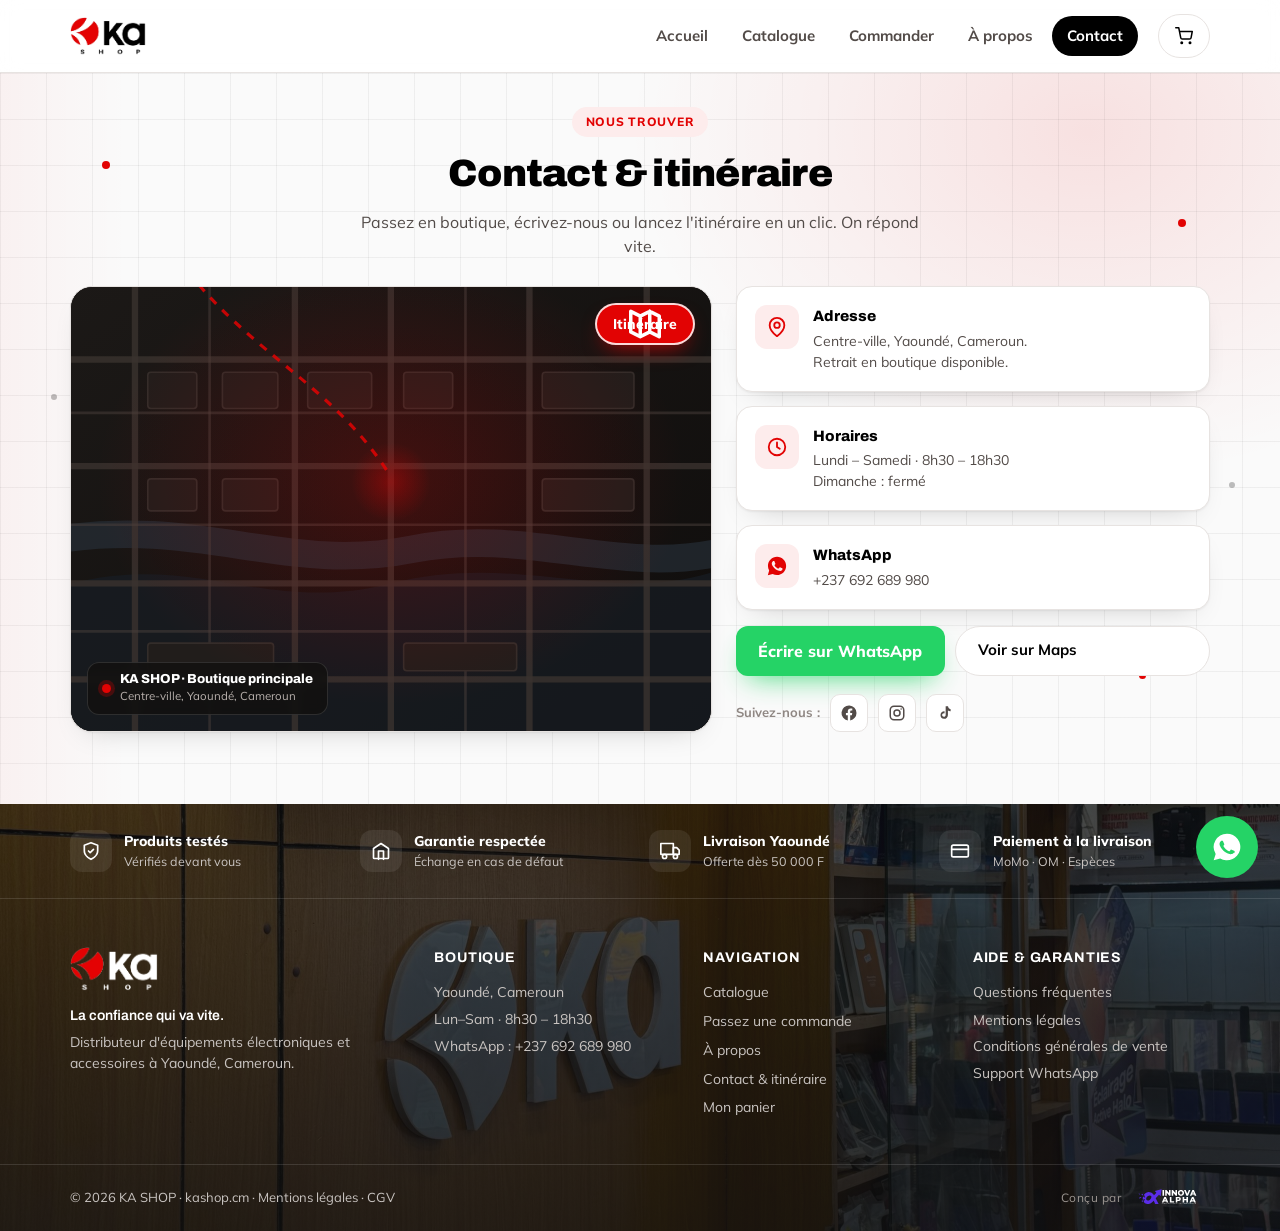
<file: contact.html>
<!DOCTYPE html>
<html lang="fr">
<head>
<meta charset="UTF-8">
<meta name="viewport" content="width=device-width, initial-scale=1.0">
<title>Contact & itinéraire · KA SHOP</title>
<meta name="description" content="Retrouvez KA SHOP à Yaoundé, centre-ville. Horaires, itinéraire et contact WhatsApp direct.">
<link rel="canonical" href="https://kashop.cm/contact.html">
<meta property="og:type" content="website">
<meta property="og:site_name" content="KA SHOP">
<meta property="og:title" content="Contact & itinéraire · KA SHOP">
<meta property="og:description" content="Retrouvez KA SHOP à Yaoundé, centre-ville. Horaires, itinéraire et contact WhatsApp direct.">
<meta property="og:url" content="https://kashop.cm/contact.html">
<meta property="og:image" content="https://kashop.cm/assets/images/logo-kashop.png">
<meta property="og:locale" content="fr_CM">
<meta name="twitter:card" content="summary_large_image">
<meta name="twitter:title" content="Contact & itinéraire · KA SHOP">
<meta name="twitter:description" content="Retrouvez KA SHOP à Yaoundé, centre-ville. Horaires, itinéraire et contact WhatsApp direct.">
<meta name="twitter:image" content="https://kashop.cm/assets/images/logo-kashop.png">
<link rel="icon" href="assets/images/favicon.png" type="image/png" sizes="512x512">
<link rel="apple-touch-icon" href="assets/images/favicon-180.png">
<link rel="preconnect" href="https://fonts.googleapis.com">
<link rel="preconnect" href="https://fonts.gstatic.com" crossorigin>
<link href="https://fonts.googleapis.com/css2?family=Archivo:wght@500;600;700;800;900&family=Mulish:wght@400;500;600;700;800&display=swap" rel="stylesheet">
<link rel="stylesheet" href="assets/css/styles.css">
</head>
<body data-page="contact">
  <header class="site-header">
    <div class="header-inner">
      <a href="index.html" class="brand"><img src="assets/images/logo-kashop.png" alt="KA SHOP"></a>
      <nav class="main-nav">
        <a href="index.html">Accueil</a>
        <a href="catalogue.html">Catalogue</a>
        <a href="devis.html">Commander</a>
        <a href="apropos.html">À propos</a>
        <a href="contact.html" class="active">Contact</a>
      </nav>
      <button class="cart-btn" data-cart-open aria-label="Panier">
        <svg width="18" height="18" viewBox="0 0 24 24" fill="none" stroke="currentColor" stroke-width="2" stroke-linecap="round" stroke-linejoin="round"><circle cx="9" cy="21" r="1"></circle><circle cx="20" cy="21" r="1"></circle><path d="M1 1h4l2.68 13.39a2 2 0 0 0 2 1.61h9.72a2 2 0 0 0 2-1.61L23 6H6"></path></svg>
        <span class="cart-badge" data-cart-badge>0</span>
      </button>
      <button class="menu-btn" aria-label="Menu"><span></span></button>
    </div>
    <div class="mobile-panel">
      <a href="index.html">Accueil</a>
      <a href="catalogue.html">Catalogue</a>
      <a href="devis.html">Commander</a>
      <a href="apropos.html">À propos</a>
      <a href="contact.html" class="active">Contact</a>
    </div>
  </header>

  <main>
    <section class="deco-section">
    <div class="deco-glow"></div>
    <div class="deco-grid">
      <div class="lines"></div>
      <span class="dot" style="left:8%;top:12%;width:8px;height:8px;animation-delay:0s"></span>
      <span class="dot ink" style="left:4%;top:44%;width:6px;height:6px;animation-delay:.8s"></span>
      <span class="dot" style="left:11%;top:74%;width:7px;height:7px;animation-delay:1.5s"></span>
      <span class="dot" style="left:92%;top:20%;width:8px;height:8px;animation-delay:.4s"></span>
      <span class="dot ink" style="left:96%;top:56%;width:6px;height:6px;animation-delay:1.1s"></span>
      <span class="dot" style="left:89%;top:82%;width:7px;height:7px;animation-delay:2s"></span>
      <div class="scan" style="animation-delay:1s"></div>
    </div>
      <div class="page-wrap">
      <div class="center" style="margin-bottom:28px">
        <span class="page-eyebrow">Nous trouver</span>
        <h1 class="page-title">Contact &amp; itinéraire</h1>
        <p class="page-lead">Passez en boutique, écrivez-nous ou lancez l'itinéraire en un clic. On répond vite.</p>
      </div>

      <div class="contact-grid">
        <div class="contact-map">
          <svg viewBox="0 0 600 460" preserveAspectRatio="xMidYMid slice">
            <defs>
              <linearGradient id="mapbg" x1="0" y1="0" x2="1" y2="1"><stop offset="0" stop-color="#1c1917"></stop><stop offset="1" stop-color="#0f0d0c"></stop></linearGradient>
              <radialGradient id="mapglow" cx="50%" cy="44%" r="46%"><stop offset="0" stop-color="#E20303" stop-opacity=".22"></stop><stop offset="1" stop-color="#E20303" stop-opacity="0"></stop></radialGradient>
            </defs>
            <rect width="600" height="460" fill="url(#mapbg)"></rect>
            <path d="M0 300 C120 270 180 330 300 300 C420 270 500 320 600 290 L600 460 L0 460 Z" fill="#171d24" opacity=".7"></path>
            <path d="M-20 260 C120 236 200 292 320 268 C430 246 520 296 620 268" fill="none" stroke="#2a3540" stroke-width="26" stroke-opacity=".55"></path>
            <g stroke="#3a332f" stroke-width="6" stroke-opacity=".8" fill="none" stroke-linecap="round">
              <path d="M60 0 L60 460"></path><path d="M210 0 L210 460"></path><path d="M300 -20 L300 480"></path><path d="M430 0 L430 460"></path><path d="M540 0 L540 460"></path>
              <path d="M0 90 L600 90"></path><path d="M0 190 L600 190"></path><path d="M0 300 L600 300"></path><path d="M0 390 L600 390"></path>
            </g>
            <g stroke="#4a413c" stroke-width="2.5" stroke-opacity=".5" fill="none">
              <path d="M130 0 L130 460"></path><path d="M370 0 L370 460"></path><path d="M0 140 L600 140"></path><path d="M0 245 L600 245"></path><path d="M0 345 L600 345"></path>
            </g>
            <g fill="#211d1b" stroke="#332d2a" stroke-width="1.5">
              <rect x="72" y="102" width="46" height="34" rx="3"></rect><rect x="142" y="102" width="52" height="34" rx="3"></rect>
              <rect x="222" y="102" width="60" height="34" rx="3"></rect><rect x="312" y="102" width="46" height="34" rx="3"></rect>
              <rect x="72" y="202" width="46" height="30" rx="3"></rect><rect x="142" y="202" width="52" height="30" rx="3"></rect>
              <rect x="442" y="102" width="86" height="34" rx="3"></rect><rect x="442" y="202" width="86" height="30" rx="3"></rect>
              <rect x="312" y="356" width="106" height="26" rx="3"></rect><rect x="72" y="356" width="118" height="26" rx="3"></rect>
            </g>
            <path d="M120 20 C180 90 250 120 300 200" fill="none" stroke="#E20303" stroke-width="3" stroke-opacity=".85" stroke-dasharray="8 8"></path>
            <rect width="600" height="460" fill="url(#mapglow)"></rect>
          </svg>
          <div class="map-ping"></div>
          <div class="map-pin"><svg width="46" height="58" viewBox="0 0 46 58"><path d="M23 0C10.3 0 0 10.3 0 23c0 16 23 35 23 35s23-19 23-35C46 10.3 35.7 0 23 0Z" fill="#E20303"></path><circle cx="23" cy="23" r="9" fill="#fff"></circle></svg></div>
          <div class="map-label"><span class="map-dot"></span><div><div class="name">KA SHOP &middot; Boutique principale</div><div class="addr">Centre-ville, Yaoundé, Cameroun</div></div></div>
          <a href="https://maps.app.goo.gl/V4tkvARtM8VcJGUc9" target="_blank" rel="noopener" class="map-dir">
            <svg width="16" height="16" viewBox="0 0 24 24" fill="none" stroke="currentColor" stroke-width="2.2" stroke-linecap="round" stroke-linejoin="round"><path d="M9 20l-6-3V4l6 3m0 13 6-3m-6 3V7m6 10 6 3V7l-6-3m0 13V4m0 0L9 7"></path></svg>
            Itinéraire
          </a>
        </div>

        <div class="contact-side">
          <div class="contact-info"><span class="icon"><svg width="22" height="22" viewBox="0 0 24 24" fill="none" stroke="currentColor" stroke-width="2" stroke-linecap="round" stroke-linejoin="round"><path d="M20 10c0 6-8 12-8 12s-8-6-8-12a8 8 0 0 1 16 0Z"></path><circle cx="12" cy="10" r="3"></circle></svg></span><div><div class="t">Adresse</div><div class="d">Centre-ville, Yaoundé, Cameroun.<br>Retrait en boutique disponible.</div></div></div>
          <div class="contact-info"><span class="icon"><svg width="22" height="22" viewBox="0 0 24 24" fill="none" stroke="currentColor" stroke-width="2" stroke-linecap="round" stroke-linejoin="round"><circle cx="12" cy="12" r="9"></circle><path d="M12 7v5l3 2"></path></svg></span><div><div class="t">Horaires</div><div class="d">Lundi &ndash; Samedi &middot; 8h30 &ndash; 18h30<br>Dimanche&nbsp;: fermé</div></div></div>
          <div class="contact-info"><span class="icon"><svg width="22" height="22" viewBox="0 0 24 24" fill="currentColor"><path d="M12.04 2C6.58 2 2.13 6.45 2.13 11.91c0 1.75.46 3.45 1.32 4.95L2 22l5.25-1.38a9.9 9.9 0 0 0 4.79 1.22h.01c5.46 0 9.91-4.45 9.91-9.91S17.5 2 12.04 2Zm5.8 14.06c-.24.68-1.4 1.3-1.94 1.35-.5.05-1.13.07-1.82-.11-.42-.11-.96-.29-1.65-.58-2.9-1.25-4.79-4.17-4.94-4.36-.14-.19-1.18-1.57-1.18-2.99 0-1.42.75-2.12 1.01-2.41.26-.29.57-.36.76-.36.19 0 .38 0 .55.01.18.01.41-.07.65.5.24.58.82 2 .89 2.14.07.14.12.31.02.5-.1.19-.14.31-.29.48-.14.17-.3.38-.43.51-.14.14-.29.29-.12.58.17.29.74 1.22 1.59 1.98 1.09.97 2.01 1.27 2.3 1.42.29.14.46.12.63-.07.17-.19.72-.84.91-1.13.19-.29.38-.24.65-.14.26.1 1.68.79 1.97.93.29.14.48.22.55.34.07.12.07.68-.17 1.36Z"></path></svg></span><div><div class="t">WhatsApp</div><div class="d" data-wa-display></div></div></div>
          <div class="contact-actions">
            <a href="#" data-wa-contact target="_blank" rel="noopener" class="btn-wa" style="border-radius:12px;display:flex;align-items:center;justify-content:center;font-weight:800;">Écrire sur WhatsApp</a>
            <a href="https://maps.app.goo.gl/V4tkvARtM8VcJGUc9" target="_blank" rel="noopener" class="btn-outline" style="display:flex;align-items:center;">Voir sur Maps</a>
          </div>
          <div class="contact-socials">
            <span>Suivez-nous&nbsp;:</span>
            <a href="#" aria-label="Facebook"><svg width="18" height="18" viewBox="0 0 24 24" fill="currentColor"><path d="M22 12a10 10 0 1 0-11.6 9.9v-7H7.9V12h2.5V9.8c0-2.5 1.5-3.9 3.8-3.9 1.1 0 2.2.2 2.2.2v2.5h-1.2c-1.2 0-1.6.8-1.6 1.6V12h2.7l-.4 2.9h-2.3v7A10 10 0 0 0 22 12Z"></path></svg></a>
            <a href="#" aria-label="Instagram"><svg width="18" height="18" viewBox="0 0 24 24" fill="none" stroke="currentColor" stroke-width="2"><rect x="3" y="3" width="18" height="18" rx="5"></rect><circle cx="12" cy="12" r="4"></circle><circle cx="17.5" cy="6.5" r="1" fill="currentColor" stroke="none"></circle></svg></a>
            <a href="#" aria-label="TikTok"><svg width="18" height="18" viewBox="0 0 24 24" fill="currentColor"><path d="M16 3c.3 2.1 1.5 3.6 3.5 3.9v2.6c-1.3.1-2.5-.3-3.6-.9v5.9c0 3-2.2 5.3-5.1 5.3A5 5 0 0 1 6 14.7c0-2.9 2.5-5.1 5.4-4.9v2.7c-.3-.1-.6-.1-.9-.1-1.3 0-2.3 1-2.3 2.3s1 2.3 2.3 2.3c1.3 0 2.4-1 2.4-2.4V3H16Z"></path></svg></a>
          </div>
        </div>
      </div>
      </div>
    </section>
  </main>

  <footer class="site-footer">
    <div class="footer-bg"></div>
    <div class="footer-veil"></div>
    <div class="footer-badges">
      <div class="footer-badges-inner">
        <div class="footer-badge"><span class="icon"><svg width="20" height="20" viewBox="0 0 24 24" fill="none" stroke="currentColor" stroke-width="2" stroke-linecap="round" stroke-linejoin="round"><path d="M12 22s8-4 8-10V5l-8-3-8 3v7c0 6 8 10 8 10Z"></path><path d="m9 12 2 2 4-4"></path></svg></span><span><span class="t">Produits testés</span><span class="s">Vérifiés devant vous</span></span></div>
        <div class="footer-badge"><span class="icon"><svg width="20" height="20" viewBox="0 0 24 24" fill="none" stroke="currentColor" stroke-width="2" stroke-linecap="round" stroke-linejoin="round"><path d="M3 9 12 3l9 6v11a1 1 0 0 1-1 1H4a1 1 0 0 1-1-1Z"></path><path d="M9 22V12h6v10"></path></svg></span><span><span class="t">Garantie respectée</span><span class="s">Échange en cas de défaut</span></span></div>
        <div class="footer-badge"><span class="icon"><svg width="20" height="20" viewBox="0 0 24 24" fill="none" stroke="currentColor" stroke-width="2" stroke-linecap="round" stroke-linejoin="round"><path d="M1 3h15v13H1z"></path><path d="M16 8h4l3 3v5h-7z"></path><circle cx="5.5" cy="18.5" r="2.5"></circle><circle cx="18.5" cy="18.5" r="2.5"></circle></svg></span><span><span class="t">Livraison Yaoundé</span><span class="s">Offerte dès 50 000 F</span></span></div>
        <div class="footer-badge"><span class="icon"><svg width="20" height="20" viewBox="0 0 24 24" fill="none" stroke="currentColor" stroke-width="2" stroke-linecap="round" stroke-linejoin="round"><rect x="2" y="5" width="20" height="14" rx="2"></rect><path d="M2 10h20"></path></svg></span><span><span class="t">Paiement à la livraison</span><span class="s">MoMo · OM · Espèces</span></span></div>
      </div>
    </div>
    <div class="footer-cols">
      <div>
        <img src="assets/images/logo-kashop-light.png" alt="KA SHOP">
        <p class="tagline">La confiance qui va vite.</p>
        <p class="desc">Distributeur d'équipements électroniques et accessoires à Yaoundé, Cameroun.</p>
      </div>
      <div>
        <h4>Boutique</h4>
        <p>Yaoundé, Cameroun</p>
        <p>Lun&ndash;Sam &middot; 8h30 &ndash; 18h30</p>
        <p>WhatsApp&nbsp;: <span data-wa-display></span></p>
      </div>
      <div>
        <h4>Navigation</h4>
        <div class="footer-links">
          <a href="catalogue.html">Catalogue</a>
          <a href="devis.html">Passez une commande</a>
          <a href="apropos.html">À propos</a>
          <a href="contact.html">Contact &amp; itinéraire</a>
          <button data-cart-open>Mon panier</button>
        </div>
      </div>
      <div>
        <h4>Aide &amp; garanties</h4>
        <div class="footer-links">
          <a href="index.html#faq">Questions fréquentes</a>
          <button data-open-legal>Mentions légales</button>
          <button data-open-cgv>Conditions générales de vente</button>
          <a href="#" data-wa-contact target="_blank" rel="noopener">Support WhatsApp</a>
        </div>
      </div>
    </div>
    <div class="footer-bottom">
      <div class="footer-bottom-inner">
        <span>&copy; 2026 KA SHOP &middot; kashop.cm &middot; <button data-open-legal>Mentions légales</button> &middot; <button data-open-cgv>CGV</button></span>
        <a href="https://innovaalpha.com" target="_blank" rel="noopener" class="footer-credit"><span>Con&ccedil;u par</span><img src="assets/images/innova-alpha.svg" alt="Innova Alpha"></a>
      </div>
    </div>
  </footer>

  <a href="#" data-wa-contact target="_blank" rel="noopener" class="wa-float" aria-label="Contacter KA SHOP sur WhatsApp">
    <svg width="32" height="32" viewBox="0 0 24 24" fill="#fff"><path d="M12 2a10 10 0 00-8.5 15.2L2 22l4.9-1.4A10 10 0 1012 2zm5.3 14.1c-.2.6-1.3 1.2-1.8 1.2-.5.1-1 .2-3.3-.7-2.8-1.1-4.5-3.9-4.7-4.1-.1-.2-1.1-1.4-1.1-2.7s.7-1.9 .9-2.2c.2-.2.5-.3.7-.3h.5c.2 0 .4 0 .6.5l.8 2c.1.1.1.3 0 .5l-.4.5c-.2.2-.3.4-.1.7.2.3.8 1.3 1.7 2.1 1.2 1 2.1 1.4 2.4 1.5.2.1.4.1.6-.1l.7-.9c.2-.2.4-.2.6-.1l1.9.9c.2.1.4.2.4.3.1.2.1.7-.1 1.4z"></path></svg>
  </a>

  <div class="overlay" id="cart-overlay">
    <div class="overlay-bg" id="cart-overlay-bg"></div>
    <aside class="cart-panel">
      <div class="cart-head">
        <h2>Votre panier</h2>
        <button class="icon-btn" data-cart-close aria-label="Fermer"><svg width="18" height="18" viewBox="0 0 24 24" fill="none" stroke="currentColor" stroke-width="2.2" stroke-linecap="round"><path d="M18 6 6 18M6 6l12 12"></path></svg></button>
      </div>
      <div class="cart-empty" id="cart-empty-state">
        <span class="icon"><svg width="26" height="26" viewBox="0 0 24 24" fill="none" stroke="var(--muted)" stroke-width="2" stroke-linecap="round" stroke-linejoin="round"><circle cx="9" cy="21" r="1"></circle><circle cx="20" cy="21" r="1"></circle><path d="M1 1h4l2.68 13.39a2 2 0 0 0 2 1.61h9.72a2 2 0 0 0 2-1.61L23 6H6"></path></svg></span>
        <p class="title">Votre panier est vide</p>
        <p>Ajoutez des produits, puis commandez en un message.</p>
        <a href="catalogue.html" class="btn btn-red" style="height:48px;padding:0 22px;">Voir le catalogue</a>
      </div>
      <div class="cart-body" id="cart-body" style="display:none">
        <div class="deliv-block">
          <div class="deliv-head"><b>Livraison</b>
            <button type="button" class="geo-btn" id="geo-btn"><svg width="14" height="14" viewBox="0 0 24 24" fill="none" stroke="currentColor" stroke-width="2" stroke-linecap="round" stroke-linejoin="round"><circle cx="12" cy="12" r="3"></circle><path d="M12 2v3M12 19v3M2 12h3M19 12h3"></path></svg>Utiliser ma position</button>
          </div>
          <p class="deliv-hint">Placez le point à l'adresse de livraison&nbsp;: le montant se calcule automatiquement.</p>
          <div class="deliv-map" id="deliv-map">
            <div class="deliv-ring r15"></div>
            <div class="deliv-ring r7"></div>
            <span class="deliv-ring-label" style="top:calc(50% - 70px)">7 km</span>
            <span class="deliv-ring-label" style="top:calc(50% - 140px)">15 km</span>
            <div class="shop-pin"><span class="badge"><svg width="15" height="15" viewBox="0 0 24 24" fill="none" stroke="currentColor" stroke-width="2" stroke-linecap="round" stroke-linejoin="round"><path d="M3 21h18M5 21V8l7-5 7 5v13M9 21v-6h6v6"></path></svg></span><span class="lbl">Boutique</span></div>
            <div class="deliv-pin" id="deliv-pin"><svg width="16" height="16" viewBox="0 0 24 24" fill="#fff"><path d="M12 2C8.1 2 5 5.1 5 9c0 5.2 7 13 7 13s7-7.8 7-13c0-3.9-3.1-7-7-7Zm0 9.5A2.5 2.5 0 1 1 12 6.5a2.5 2.5 0 0 1 0 5Z"></path></svg></div>
          </div>
          <div class="deliv-result" id="deliv-result">
            <div class="left"><svg width="17" height="17" viewBox="0 0 24 24" fill="none" stroke="currentColor" stroke-width="2" stroke-linecap="round" stroke-linejoin="round"><path d="M1 3h15v13H1z"></path><path d="M16 8h4l3 3v5h-7z"></path><circle cx="5.5" cy="18.5" r="2.5"></circle><circle cx="18.5" cy="18.5" r="2.5"></circle></svg><span id="deliv-result-title">Placez le point de livraison</span></div>
            <span class="fee" id="deliv-result-fee">&middot;&middot;&middot;</span>
          </div>
          <span class="geo-err" id="geo-err"></span>
          <input type="text" class="deliv-addr" id="deliv-addr" placeholder="Adresse / repère (facultatif)">
        </div>
      </div>
      <div class="cart-foot" id="cart-foot" style="display:none">
        <div class="cart-line"><span>Sous-total</span><b id="cart-sub">0 FCFA</b></div>
        <div class="cart-line"><span>Livraison</span><b id="cart-fee">à définir</b></div>
        <div class="cart-line total"><span>Total</span><span id="cart-grand">0 FCFA</span></div>
        <a href="#" id="cart-wa-btn" target="_blank" rel="noopener" class="cart-wa-btn">
          <svg width="20" height="20" viewBox="0 0 24 24" fill="currentColor"><path d="M12.04 2C6.58 2 2.13 6.45 2.13 11.91c0 1.75.46 3.45 1.32 4.95L2 22l5.25-1.38a9.9 9.9 0 0 0 4.79 1.22h.01c5.46 0 9.91-4.45 9.91-9.91S17.5 2 12.04 2Zm5.8 14.06c-.24.68-1.4 1.3-1.94 1.35-.5.05-1.13.07-1.82-.11-.42-.11-.96-.29-1.65-.58-2.9-1.25-4.79-4.17-4.94-4.36-.14-.19-1.18-1.57-1.18-2.99 0-1.42.75-2.12 1.01-2.41.26-.29.57-.36.76-.36.19 0 .38 0 .55.01.18.01.41-.07.65.5.24.58.82 2 .89 2.14.07.14.12.31.02.5-.1.19-.14.31-.29.48-.14.17-.3.38-.43.51-.14.14-.29.29-.12.58.17.29.74 1.22 1.59 1.98 1.09.97 2.01 1.27 2.3 1.42.29.14.46.12.63-.07.17-.19.72-.84.91-1.13.19-.29.38-.24.65-.14.26.1 1.68.79 1.97.93.29.14.48.22.55.34.07.12.07.68-.17 1.36Z"></path></svg>
          Commander sur WhatsApp
        </a>
        <p class="cart-foot-note">Livraison gratuite dès 50 000 F. Aucun paiement en ligne.</p>
      </div>
    </aside>
  </div>

  <div class="modal-wrap" id="product-modal-wrap">
    <div class="overlay-bg" id="detail-overlay-bg"></div>
    <div class="product-modal">
      <button class="close-btn" data-close-detail aria-label="Fermer"><svg width="18" height="18" viewBox="0 0 24 24" fill="none" stroke="currentColor" stroke-width="2.2" stroke-linecap="round"><path d="M18 6 6 18M6 6l12 12"></path></svg></button>
      <div class="pm-media" id="pm-media"></div>
      <div class="pm-body">
        <span class="pm-cat" id="pm-cat"></span>
        <h2 id="pm-name"></h2>
        <div class="prod-rating"><span class="prod-stars" style="font-size:16px;letter-spacing:2px">★★★★★<b id="pm-stars-fill">★★★★★</b></span>
          <span class="num" id="pm-rating-num"></span><span class="count" id="pm-review-count"></span></div>
        <div class="pm-price"><span class="now" id="pm-price-now"></span><span class="old" id="pm-price-old"></span></div>
        <p class="pm-desc" id="pm-desc"></p>
        <div class="pm-stock" id="pm-stock"></div>
        <button class="pm-add" id="pm-add"></button>
        <button class="pm-quote-btn" id="pm-quote-btn">Passez une commande</button>
        <button class="pm-fav" id="pm-fav"><svg width="17" height="17" viewBox="0 0 24 24" fill="none" stroke="currentColor" stroke-width="2" stroke-linecap="round" stroke-linejoin="round"><path d="M20.8 4.6a5.5 5.5 0 0 0-7.8 0L12 5.7l-1-1.1a5.5 5.5 0 0 0-7.8 7.8l1 1L12 21l7.8-7.6 1-1a5.5 5.5 0 0 0 0-7.8Z"></path></svg><span>Ajouter aux favoris</span></button>
        <div class="pm-section">
          <h3>Avis clients</h3>
          <div id="pm-reviews"></div>
        </div>
        <div class="pm-section" id="pm-similar-section">
          <h3>Vous aimerez aussi</h3>
          <div class="pm-similar" id="pm-similar"></div>
        </div>
      </div>
    </div>
  </div>

  <div class="modal-wrap" id="legal-modal-wrap">
    <div class="overlay-bg" id="legal-overlay-bg"></div>
    <div class="legal-modal">
      <div class="legal-head">
        <div class="legal-tabs">
          <button class="legal-tab active" id="legal-tab-mentions">Mentions légales</button>
          <button class="legal-tab" id="legal-tab-cgv">CGV</button>
        </div>
        <button class="icon-btn" data-close-legal aria-label="Fermer"><svg width="18" height="18" viewBox="0 0 24 24" fill="none" stroke="currentColor" stroke-width="2.2" stroke-linecap="round"><path d="M18 6 6 18M6 6l12 12"></path></svg></button>
      </div>
      <div class="legal-body">
        <div class="legal-pane active" id="legal-pane-mentions">
          <h2>Mentions légales</h2>
          <div><h3>Éditeur du site</h3><p>KA SHOP, commerce d'équipements électroniques et accessoires. Yaoundé, Cameroun. Contact WhatsApp&nbsp;: <span data-wa-display></span>.</p></div>
          <div><h3>Activité</h3><p>Vente de téléphones, chargeurs, audio, montres connectées, protections, sécurité, accessoires auto et pièces détachées. Retrait en boutique et livraison sur Yaoundé.</p></div>
          <div><h3>Données personnelles</h3><p>Les informations que vous communiquez (nom, téléphone, adresse) servent uniquement à traiter votre commande et à vous répondre. Elles ne sont ni revendues ni partagées avec des tiers.</p></div>
          <div><h3>Propriété intellectuelle</h3><p>Le nom KA SHOP, le logo et le contenu de ce site sont la propriété de KA SHOP. Toute reproduction sans autorisation est interdite.</p></div>
        </div>
        <div class="legal-pane" id="legal-pane-cgv">
          <h2>Conditions générales de vente</h2>
          <div><h3>1. Commandes</h3><p>Les commandes se finalisent par message WhatsApp. Le site n'exige aucun paiement en ligne&nbsp;: le prix et la disponibilité sont confirmés avec vous avant toute transaction.</p></div>
          <div><h3>2. Prix</h3><p>Tous les prix sont affichés en francs CFA (FCFA), toutes taxes comprises. Ils peuvent évoluer selon les stocks&nbsp;; le prix confirmé sur WhatsApp fait foi.</p></div>
          <div><h3>3. Paiement</h3><p>Paiement à la livraison ou au retrait&nbsp;: MTN Mobile Money, Orange Money ou espèces. Aucune donnée bancaire n'est demandée sur le site.</p></div>
          <div><h3>4. Livraison</h3><p>Livraison sur Yaoundé&nbsp;: 1 000 FCFA jusqu'à 7 km, 2 000 FCFA de 7 à 15 km, sur devis au-delà. Offerte dès 50 000 FCFA d'achat. Retrait gratuit en boutique.</p></div>
          <div><h3>5. Garantie &amp; retours</h3><p>Les produits sont testés avant remise. En cas de défaut constaté à la livraison, l'article est échangé. Contactez-nous sur WhatsApp pour toute question relative à la garantie.</p></div>
        </div>
      </div>
    </div>
  </div>

  <script src="assets/js/whatsapp.js"></script>
  <script src="assets/js/cart.js"></script>
  <script src="assets/js/app.js"></script>
</body>
</html>
</file>
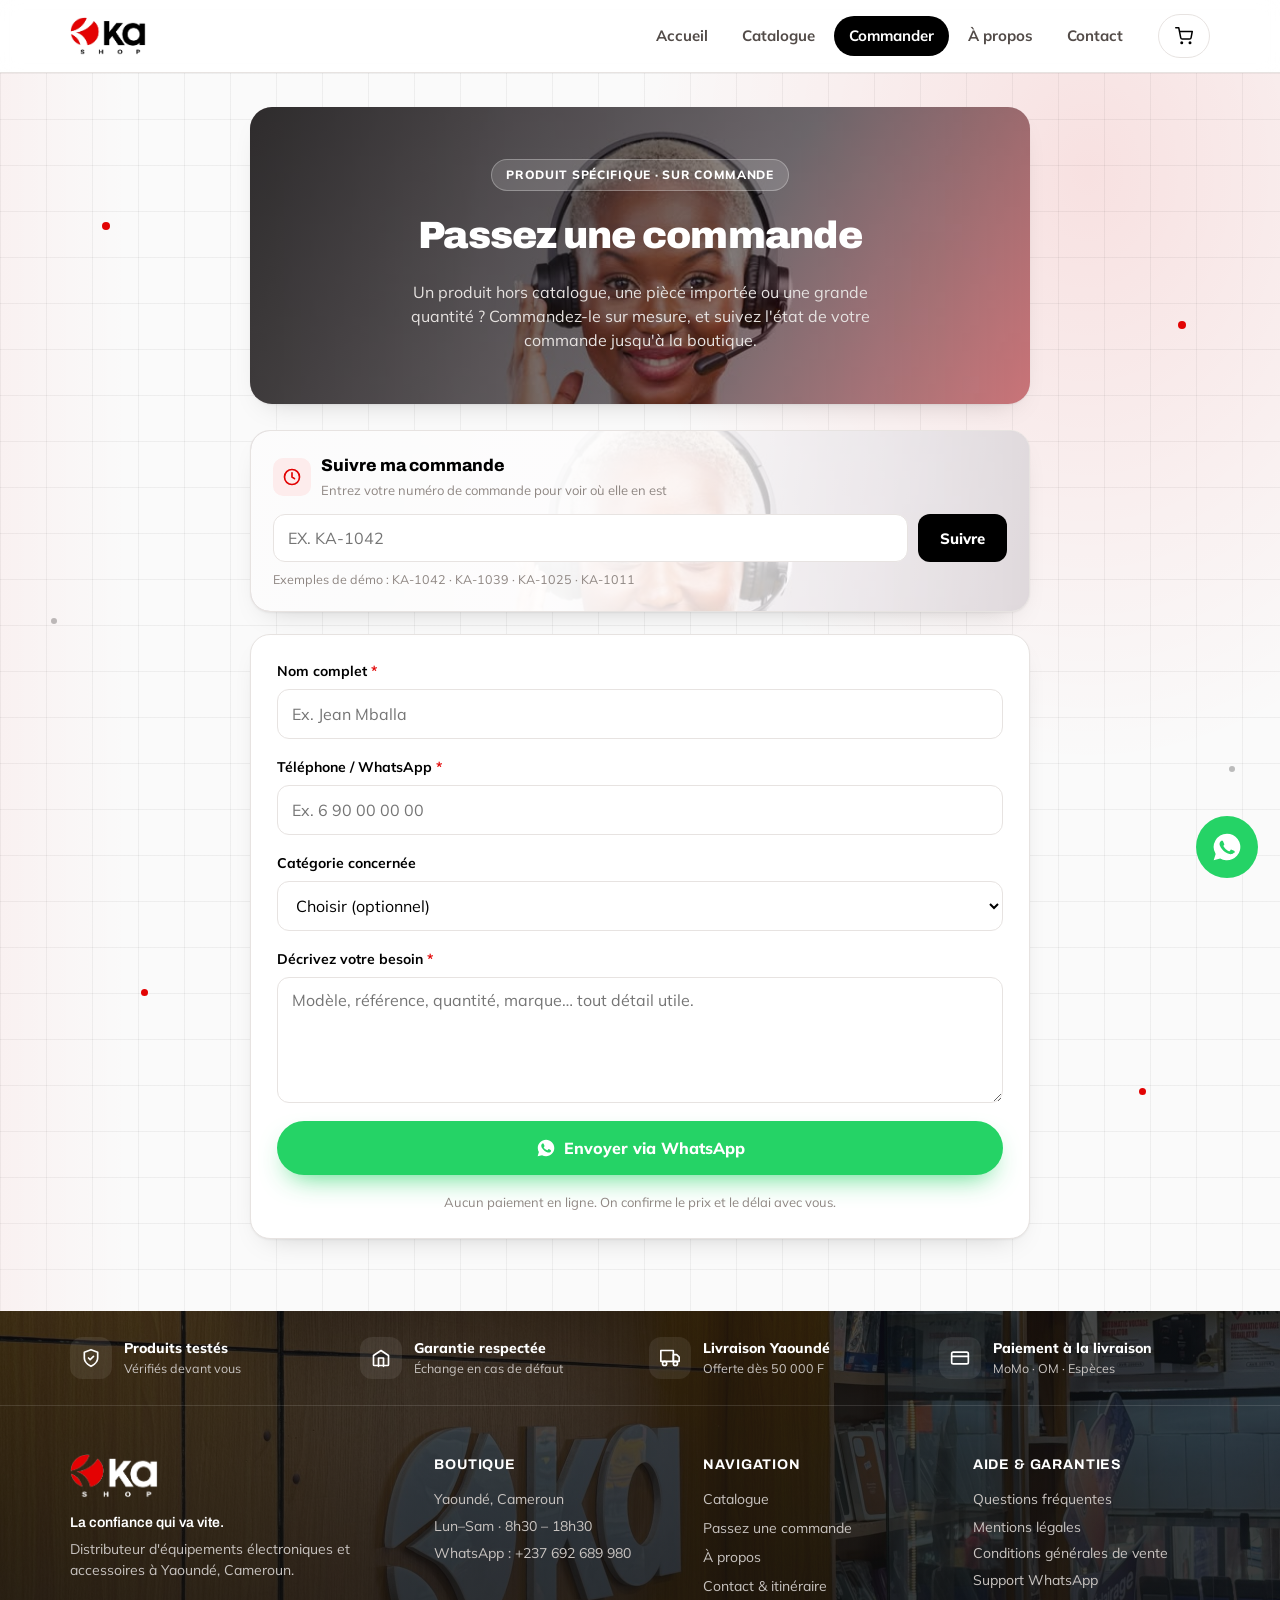
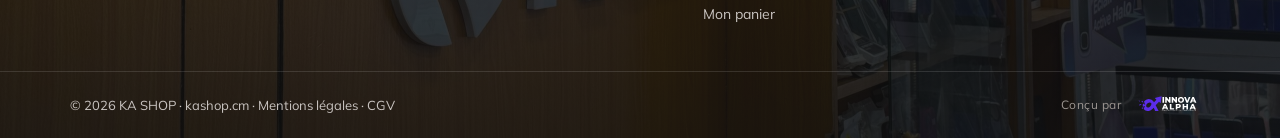
<file: devis.html>
<!DOCTYPE html>
<html lang="fr">
<head>
<meta charset="UTF-8">
<meta name="viewport" content="width=device-width, initial-scale=1.0">
<title>Passez une commande · KA SHOP</title>
<meta name="description" content="Commandez un produit hors catalogue ou suivez votre commande KA SHOP. Réponse sous 24h par WhatsApp, aucun paiement en ligne requis.">
<link rel="canonical" href="https://kashop.cm/devis.html">
<meta property="og:type" content="website">
<meta property="og:site_name" content="KA SHOP">
<meta property="og:title" content="Passez une commande · KA SHOP">
<meta property="og:description" content="Commandez un produit hors catalogue ou suivez votre commande KA SHOP. Réponse sous 24h par WhatsApp, aucun paiement en ligne requis.">
<meta property="og:url" content="https://kashop.cm/devis.html">
<meta property="og:image" content="https://kashop.cm/assets/images/logo-kashop.png">
<meta property="og:locale" content="fr_CM">
<meta name="twitter:card" content="summary_large_image">
<meta name="twitter:title" content="Passez une commande · KA SHOP">
<meta name="twitter:description" content="Commandez un produit hors catalogue ou suivez votre commande KA SHOP. Réponse sous 24h par WhatsApp, aucun paiement en ligne requis.">
<meta name="twitter:image" content="https://kashop.cm/assets/images/logo-kashop.png">
<link rel="icon" href="assets/images/favicon.png" type="image/png" sizes="512x512">
<link rel="apple-touch-icon" href="assets/images/favicon-180.png">
<link rel="preconnect" href="https://fonts.googleapis.com">
<link rel="preconnect" href="https://fonts.gstatic.com" crossorigin>
<link href="https://fonts.googleapis.com/css2?family=Archivo:wght@500;600;700;800;900&family=Mulish:wght@400;500;600;700;800&display=swap" rel="stylesheet">
<link rel="stylesheet" href="assets/css/styles.css">
</head>
<body data-page="devis">
  <header class="site-header">
    <div class="header-inner">
      <a href="index.html" class="brand"><img src="assets/images/logo-kashop.png" alt="KA SHOP"></a>
      <nav class="main-nav">
        <a href="index.html">Accueil</a>
        <a href="catalogue.html">Catalogue</a>
        <a href="devis.html" class="active">Commander</a>
        <a href="apropos.html">À propos</a>
        <a href="contact.html">Contact</a>
      </nav>
      <button class="cart-btn" data-cart-open aria-label="Panier">
        <svg width="18" height="18" viewBox="0 0 24 24" fill="none" stroke="currentColor" stroke-width="2" stroke-linecap="round" stroke-linejoin="round"><circle cx="9" cy="21" r="1"></circle><circle cx="20" cy="21" r="1"></circle><path d="M1 1h4l2.68 13.39a2 2 0 0 0 2 1.61h9.72a2 2 0 0 0 2-1.61L23 6H6"></path></svg>
        <span class="cart-badge" data-cart-badge>0</span>
      </button>
      <button class="menu-btn" aria-label="Menu"><span></span></button>
    </div>
    <div class="mobile-panel">
      <a href="index.html">Accueil</a>
      <a href="catalogue.html">Catalogue</a>
      <a href="devis.html" class="active">Commander</a>
      <a href="apropos.html">À propos</a>
      <a href="contact.html">Contact</a>
    </div>
  </header>

  <main>
    <section class="deco-section">
    <div class="deco-glow"></div>
    <div class="deco-grid">
      <div class="lines"></div>
      <span class="dot" style="left:8%;top:12%;width:8px;height:8px;animation-delay:0s"></span>
      <span class="dot ink" style="left:4%;top:44%;width:6px;height:6px;animation-delay:.8s"></span>
      <span class="dot" style="left:11%;top:74%;width:7px;height:7px;animation-delay:1.5s"></span>
      <span class="dot" style="left:92%;top:20%;width:8px;height:8px;animation-delay:.4s"></span>
      <span class="dot ink" style="left:96%;top:56%;width:6px;height:6px;animation-delay:1.1s"></span>
      <span class="dot" style="left:89%;top:82%;width:7px;height:7px;animation-delay:2s"></span>
      <div class="scan" style="animation-delay:1s"></div>
    </div>
      <div class="page-wrap narrow">
      <div class="devis-hero">
        <div class="devis-hero-bg"></div>
        <div class="devis-hero-veil"></div>
        <div class="devis-hero-inner">
          <span class="page-eyebrow">Produit spécifique &middot; sur commande</span>
          <h1 class="page-title">Passez une commande</h1>
          <p>Un produit hors catalogue, une pièce importée ou une grande quantité&nbsp;? Commandez-le sur mesure, et suivez l'état de votre commande jusqu'à la boutique.</p>
        </div>
      </div>

      <div class="track-card">
        <div class="track-bg"></div>
        <div class="track-veil"></div>
        <div class="track-inner">
          <div class="track-head">
            <span class="icon"><svg width="20" height="20" viewBox="0 0 24 24" fill="none" stroke="currentColor" stroke-width="2" stroke-linecap="round" stroke-linejoin="round"><circle cx="12" cy="12" r="9"></circle><path d="M12 7v5l3 2"></path></svg></span>
            <div><h3>Suivre ma commande</h3><p>Entrez votre numéro de commande pour voir où elle en est</p></div>
          </div>
          <div class="track-form" id="track-form">
            <input type="text" id="track-ref" placeholder="Ex. KA-1042">
            <button type="button" id="track-btn">Suivre</button>
          </div>
          <p class="track-hint">Exemples de démo&nbsp;: KA-1042 &middot; KA-1039 &middot; KA-1025 &middot; KA-1011</p>
          <div class="track-error" id="track-error">Commande introuvable. Vérifiez le numéro (ex. KA-1042).</div>
          <div class="track-result" id="track-result">
            <div class="track-result-head"><span class="ref" id="track-ref-out"></span><span class="eta" id="track-eta-out"></span></div>
            <div id="track-steps"></div>
          </div>
        </div>
      </div>

      <div class="quote-success" id="quote-success">
        <span class="icon"><svg width="28" height="28" viewBox="0 0 24 24" fill="none" stroke="currentColor" stroke-width="2.4" stroke-linecap="round" stroke-linejoin="round"><path d="M20 6 9 17l-5-5"></path></svg></span>
        <h2>Demande prête à envoyer</h2>
        <p>Votre message WhatsApp s'est ouvert dans un nouvel onglet. Envoyez-le tel quel, on vous répond sous 24h.</p>
        <div class="quote-success-actions">
          <a href="#" id="quote-reopen" target="_blank" rel="noopener" class="btn btn-wa" style="height:50px;padding:0 24px;">Rouvrir WhatsApp</a>
          <button id="quote-new" class="btn-outline">Nouvelle demande</button>
        </div>
      </div>

      <form class="quote-form" id="quote-form" novalidate>
        <label>
          <span class="lbl">Nom complet <span class="req">*</span></span>
          <input type="text" id="q-nom" placeholder="Ex. Jean Mballa">
          <span class="field-err" id="err-nom">Merci d'indiquer votre nom.</span>
        </label>
        <label>
          <span class="lbl">Téléphone / WhatsApp <span class="req">*</span></span>
          <input type="tel" id="q-tel" placeholder="Ex. 6 90 00 00 00">
          <span class="field-err" id="err-tel">Numéro invalide (au moins 8 chiffres).</span>
        </label>
        <label>
          <span class="lbl">Catégorie concernée</span>
          <select id="q-cat"></select>
        </label>
        <label>
          <span class="lbl">Décrivez votre besoin <span class="req">*</span></span>
          <textarea id="q-desc" rows="5" placeholder="Modèle, référence, quantité, marque&hellip; tout détail utile."></textarea>
          <span class="field-err" id="err-desc">Décrivez votre besoin en quelques mots.</span>
        </label>
        <button type="submit" class="btn btn-wa" style="height:54px;">
          <svg width="20" height="20" viewBox="0 0 24 24" fill="currentColor"><path d="M12.04 2C6.58 2 2.13 6.45 2.13 11.91c0 1.75.46 3.45 1.32 4.95L2 22l5.25-1.38a9.9 9.9 0 0 0 4.79 1.22h.01c5.46 0 9.91-4.45 9.91-9.91S17.5 2 12.04 2Zm5.8 14.06c-.24.68-1.4 1.3-1.94 1.35-.5.05-1.13.07-1.82-.11-.42-.11-.96-.29-1.65-.58-2.9-1.25-4.79-4.17-4.94-4.36-.14-.19-1.18-1.57-1.18-2.99 0-1.42.75-2.12 1.01-2.41.26-.29.57-.36.76-.36.19 0 .38 0 .55.01.18.01.41-.07.65.5.24.58.82 2 .89 2.14.07.14.12.31.02.5-.1.19-.14.31-.29.48-.14.17-.3.38-.43.51-.14.14-.29.29-.12.58.17.29.74 1.22 1.59 1.98 1.09.97 2.01 1.27 2.3 1.42.29.14.46.12.63-.07.17-.19.72-.84.91-1.13.19-.29.38-.24.65-.14.26.1 1.68.79 1.97.93.29.14.48.22.55.34.07.12.07.68-.17 1.36Z"></path></svg>
          Envoyer via WhatsApp
        </button>
        <p class="quote-note">Aucun paiement en ligne. On confirme le prix et le délai avec vous.</p>
      </form>
      </div>
    </section>
  </main>

  <footer class="site-footer">
    <div class="footer-bg"></div>
    <div class="footer-veil"></div>
    <div class="footer-badges">
      <div class="footer-badges-inner">
        <div class="footer-badge"><span class="icon"><svg width="20" height="20" viewBox="0 0 24 24" fill="none" stroke="currentColor" stroke-width="2" stroke-linecap="round" stroke-linejoin="round"><path d="M12 22s8-4 8-10V5l-8-3-8 3v7c0 6 8 10 8 10Z"></path><path d="m9 12 2 2 4-4"></path></svg></span><span><span class="t">Produits testés</span><span class="s">Vérifiés devant vous</span></span></div>
        <div class="footer-badge"><span class="icon"><svg width="20" height="20" viewBox="0 0 24 24" fill="none" stroke="currentColor" stroke-width="2" stroke-linecap="round" stroke-linejoin="round"><path d="M3 9 12 3l9 6v11a1 1 0 0 1-1 1H4a1 1 0 0 1-1-1Z"></path><path d="M9 22V12h6v10"></path></svg></span><span><span class="t">Garantie respectée</span><span class="s">Échange en cas de défaut</span></span></div>
        <div class="footer-badge"><span class="icon"><svg width="20" height="20" viewBox="0 0 24 24" fill="none" stroke="currentColor" stroke-width="2" stroke-linecap="round" stroke-linejoin="round"><path d="M1 3h15v13H1z"></path><path d="M16 8h4l3 3v5h-7z"></path><circle cx="5.5" cy="18.5" r="2.5"></circle><circle cx="18.5" cy="18.5" r="2.5"></circle></svg></span><span><span class="t">Livraison Yaoundé</span><span class="s">Offerte dès 50 000 F</span></span></div>
        <div class="footer-badge"><span class="icon"><svg width="20" height="20" viewBox="0 0 24 24" fill="none" stroke="currentColor" stroke-width="2" stroke-linecap="round" stroke-linejoin="round"><rect x="2" y="5" width="20" height="14" rx="2"></rect><path d="M2 10h20"></path></svg></span><span><span class="t">Paiement à la livraison</span><span class="s">MoMo · OM · Espèces</span></span></div>
      </div>
    </div>
    <div class="footer-cols">
      <div>
        <img src="assets/images/logo-kashop-light.png" alt="KA SHOP">
        <p class="tagline">La confiance qui va vite.</p>
        <p class="desc">Distributeur d'équipements électroniques et accessoires à Yaoundé, Cameroun.</p>
      </div>
      <div>
        <h4>Boutique</h4>
        <p>Yaoundé, Cameroun</p>
        <p>Lun&ndash;Sam &middot; 8h30 &ndash; 18h30</p>
        <p>WhatsApp&nbsp;: <span data-wa-display></span></p>
      </div>
      <div>
        <h4>Navigation</h4>
        <div class="footer-links">
          <a href="catalogue.html">Catalogue</a>
          <a href="devis.html">Passez une commande</a>
          <a href="apropos.html">À propos</a>
          <a href="contact.html">Contact &amp; itinéraire</a>
          <button data-cart-open>Mon panier</button>
        </div>
      </div>
      <div>
        <h4>Aide &amp; garanties</h4>
        <div class="footer-links">
          <a href="index.html#faq">Questions fréquentes</a>
          <button data-open-legal>Mentions légales</button>
          <button data-open-cgv>Conditions générales de vente</button>
          <a href="#" data-wa-contact target="_blank" rel="noopener">Support WhatsApp</a>
        </div>
      </div>
    </div>
    <div class="footer-bottom">
      <div class="footer-bottom-inner">
        <span>&copy; 2026 KA SHOP &middot; kashop.cm &middot; <button data-open-legal>Mentions légales</button> &middot; <button data-open-cgv>CGV</button></span>
        <a href="https://innovaalpha.com" target="_blank" rel="noopener" class="footer-credit"><span>Con&ccedil;u par</span><img src="assets/images/innova-alpha.svg" alt="Innova Alpha"></a>
      </div>
    </div>
  </footer>

  <a href="#" data-wa-contact target="_blank" rel="noopener" class="wa-float" aria-label="Contacter KA SHOP sur WhatsApp">
    <svg width="32" height="32" viewBox="0 0 24 24" fill="#fff"><path d="M12 2a10 10 0 00-8.5 15.2L2 22l4.9-1.4A10 10 0 1012 2zm5.3 14.1c-.2.6-1.3 1.2-1.8 1.2-.5.1-1 .2-3.3-.7-2.8-1.1-4.5-3.9-4.7-4.1-.1-.2-1.1-1.4-1.1-2.7s.7-1.9 .9-2.2c.2-.2.5-.3.7-.3h.5c.2 0 .4 0 .6.5l.8 2c.1.1.1.3 0 .5l-.4.5c-.2.2-.3.4-.1.7.2.3.8 1.3 1.7 2.1 1.2 1 2.1 1.4 2.4 1.5.2.1.4.1.6-.1l.7-.9c.2-.2.4-.2.6-.1l1.9.9c.2.1.4.2.4.3.1.2.1.7-.1 1.4z"></path></svg>
  </a>

  <div class="overlay" id="cart-overlay">
    <div class="overlay-bg" id="cart-overlay-bg"></div>
    <aside class="cart-panel">
      <div class="cart-head">
        <h2>Votre panier</h2>
        <button class="icon-btn" data-cart-close aria-label="Fermer"><svg width="18" height="18" viewBox="0 0 24 24" fill="none" stroke="currentColor" stroke-width="2.2" stroke-linecap="round"><path d="M18 6 6 18M6 6l12 12"></path></svg></button>
      </div>
      <div class="cart-empty" id="cart-empty-state">
        <span class="icon"><svg width="26" height="26" viewBox="0 0 24 24" fill="none" stroke="var(--muted)" stroke-width="2" stroke-linecap="round" stroke-linejoin="round"><circle cx="9" cy="21" r="1"></circle><circle cx="20" cy="21" r="1"></circle><path d="M1 1h4l2.68 13.39a2 2 0 0 0 2 1.61h9.72a2 2 0 0 0 2-1.61L23 6H6"></path></svg></span>
        <p class="title">Votre panier est vide</p>
        <p>Ajoutez des produits, puis commandez en un message.</p>
        <a href="catalogue.html" class="btn btn-red" style="height:48px;padding:0 22px;">Voir le catalogue</a>
      </div>
      <div class="cart-body" id="cart-body" style="display:none">
        <div class="deliv-block">
          <div class="deliv-head"><b>Livraison</b>
            <button type="button" class="geo-btn" id="geo-btn"><svg width="14" height="14" viewBox="0 0 24 24" fill="none" stroke="currentColor" stroke-width="2" stroke-linecap="round" stroke-linejoin="round"><circle cx="12" cy="12" r="3"></circle><path d="M12 2v3M12 19v3M2 12h3M19 12h3"></path></svg>Utiliser ma position</button>
          </div>
          <p class="deliv-hint">Placez le point à l'adresse de livraison&nbsp;: le montant se calcule automatiquement.</p>
          <div class="deliv-map" id="deliv-map">
            <div class="deliv-ring r15"></div>
            <div class="deliv-ring r7"></div>
            <span class="deliv-ring-label" style="top:calc(50% - 70px)">7 km</span>
            <span class="deliv-ring-label" style="top:calc(50% - 140px)">15 km</span>
            <div class="shop-pin"><span class="badge"><svg width="15" height="15" viewBox="0 0 24 24" fill="none" stroke="currentColor" stroke-width="2" stroke-linecap="round" stroke-linejoin="round"><path d="M3 21h18M5 21V8l7-5 7 5v13M9 21v-6h6v6"></path></svg></span><span class="lbl">Boutique</span></div>
            <div class="deliv-pin" id="deliv-pin"><svg width="16" height="16" viewBox="0 0 24 24" fill="#fff"><path d="M12 2C8.1 2 5 5.1 5 9c0 5.2 7 13 7 13s7-7.8 7-13c0-3.9-3.1-7-7-7Zm0 9.5A2.5 2.5 0 1 1 12 6.5a2.5 2.5 0 0 1 0 5Z"></path></svg></div>
          </div>
          <div class="deliv-result" id="deliv-result">
            <div class="left"><svg width="17" height="17" viewBox="0 0 24 24" fill="none" stroke="currentColor" stroke-width="2" stroke-linecap="round" stroke-linejoin="round"><path d="M1 3h15v13H1z"></path><path d="M16 8h4l3 3v5h-7z"></path><circle cx="5.5" cy="18.5" r="2.5"></circle><circle cx="18.5" cy="18.5" r="2.5"></circle></svg><span id="deliv-result-title">Placez le point de livraison</span></div>
            <span class="fee" id="deliv-result-fee">&middot;&middot;&middot;</span>
          </div>
          <span class="geo-err" id="geo-err"></span>
          <input type="text" class="deliv-addr" id="deliv-addr" placeholder="Adresse / repère (facultatif)">
        </div>
      </div>
      <div class="cart-foot" id="cart-foot" style="display:none">
        <div class="cart-line"><span>Sous-total</span><b id="cart-sub">0 FCFA</b></div>
        <div class="cart-line"><span>Livraison</span><b id="cart-fee">à définir</b></div>
        <div class="cart-line total"><span>Total</span><span id="cart-grand">0 FCFA</span></div>
        <a href="#" id="cart-wa-btn" target="_blank" rel="noopener" class="cart-wa-btn">
          <svg width="20" height="20" viewBox="0 0 24 24" fill="currentColor"><path d="M12.04 2C6.58 2 2.13 6.45 2.13 11.91c0 1.75.46 3.45 1.32 4.95L2 22l5.25-1.38a9.9 9.9 0 0 0 4.79 1.22h.01c5.46 0 9.91-4.45 9.91-9.91S17.5 2 12.04 2Zm5.8 14.06c-.24.68-1.4 1.3-1.94 1.35-.5.05-1.13.07-1.82-.11-.42-.11-.96-.29-1.65-.58-2.9-1.25-4.79-4.17-4.94-4.36-.14-.19-1.18-1.57-1.18-2.99 0-1.42.75-2.12 1.01-2.41.26-.29.57-.36.76-.36.19 0 .38 0 .55.01.18.01.41-.07.65.5.24.58.82 2 .89 2.14.07.14.12.31.02.5-.1.19-.14.31-.29.48-.14.17-.3.38-.43.51-.14.14-.29.29-.12.58.17.29.74 1.22 1.59 1.98 1.09.97 2.01 1.27 2.3 1.42.29.14.46.12.63-.07.17-.19.72-.84.91-1.13.19-.29.38-.24.65-.14.26.1 1.68.79 1.97.93.29.14.48.22.55.34.07.12.07.68-.17 1.36Z"></path></svg>
          Commander sur WhatsApp
        </a>
        <p class="cart-foot-note">Livraison gratuite dès 50 000 F. Aucun paiement en ligne.</p>
      </div>
    </aside>
  </div>

  <div class="modal-wrap" id="product-modal-wrap">
    <div class="overlay-bg" id="detail-overlay-bg"></div>
    <div class="product-modal">
      <button class="close-btn" data-close-detail aria-label="Fermer"><svg width="18" height="18" viewBox="0 0 24 24" fill="none" stroke="currentColor" stroke-width="2.2" stroke-linecap="round"><path d="M18 6 6 18M6 6l12 12"></path></svg></button>
      <div class="pm-media" id="pm-media"></div>
      <div class="pm-body">
        <span class="pm-cat" id="pm-cat"></span>
        <h2 id="pm-name"></h2>
        <div class="prod-rating"><span class="prod-stars" style="font-size:16px;letter-spacing:2px">★★★★★<b id="pm-stars-fill">★★★★★</b></span>
          <span class="num" id="pm-rating-num"></span><span class="count" id="pm-review-count"></span></div>
        <div class="pm-price"><span class="now" id="pm-price-now"></span><span class="old" id="pm-price-old"></span></div>
        <p class="pm-desc" id="pm-desc"></p>
        <div class="pm-stock" id="pm-stock"></div>
        <button class="pm-add" id="pm-add"></button>
        <button class="pm-quote-btn" id="pm-quote-btn">Passez une commande</button>
        <button class="pm-fav" id="pm-fav"><svg width="17" height="17" viewBox="0 0 24 24" fill="none" stroke="currentColor" stroke-width="2" stroke-linecap="round" stroke-linejoin="round"><path d="M20.8 4.6a5.5 5.5 0 0 0-7.8 0L12 5.7l-1-1.1a5.5 5.5 0 0 0-7.8 7.8l1 1L12 21l7.8-7.6 1-1a5.5 5.5 0 0 0 0-7.8Z"></path></svg><span>Ajouter aux favoris</span></button>
        <div class="pm-section">
          <h3>Avis clients</h3>
          <div id="pm-reviews"></div>
        </div>
        <div class="pm-section" id="pm-similar-section">
          <h3>Vous aimerez aussi</h3>
          <div class="pm-similar" id="pm-similar"></div>
        </div>
      </div>
    </div>
  </div>

  <div class="modal-wrap" id="legal-modal-wrap">
    <div class="overlay-bg" id="legal-overlay-bg"></div>
    <div class="legal-modal">
      <div class="legal-head">
        <div class="legal-tabs">
          <button class="legal-tab active" id="legal-tab-mentions">Mentions légales</button>
          <button class="legal-tab" id="legal-tab-cgv">CGV</button>
        </div>
        <button class="icon-btn" data-close-legal aria-label="Fermer"><svg width="18" height="18" viewBox="0 0 24 24" fill="none" stroke="currentColor" stroke-width="2.2" stroke-linecap="round"><path d="M18 6 6 18M6 6l12 12"></path></svg></button>
      </div>
      <div class="legal-body">
        <div class="legal-pane active" id="legal-pane-mentions">
          <h2>Mentions légales</h2>
          <div><h3>Éditeur du site</h3><p>KA SHOP, commerce d'équipements électroniques et accessoires. Yaoundé, Cameroun. Contact WhatsApp&nbsp;: <span data-wa-display></span>.</p></div>
          <div><h3>Activité</h3><p>Vente de téléphones, chargeurs, audio, montres connectées, protections, sécurité, accessoires auto et pièces détachées. Retrait en boutique et livraison sur Yaoundé.</p></div>
          <div><h3>Données personnelles</h3><p>Les informations que vous communiquez (nom, téléphone, adresse) servent uniquement à traiter votre commande et à vous répondre. Elles ne sont ni revendues ni partagées avec des tiers.</p></div>
          <div><h3>Propriété intellectuelle</h3><p>Le nom KA SHOP, le logo et le contenu de ce site sont la propriété de KA SHOP. Toute reproduction sans autorisation est interdite.</p></div>
        </div>
        <div class="legal-pane" id="legal-pane-cgv">
          <h2>Conditions générales de vente</h2>
          <div><h3>1. Commandes</h3><p>Les commandes se finalisent par message WhatsApp. Le site n'exige aucun paiement en ligne&nbsp;: le prix et la disponibilité sont confirmés avec vous avant toute transaction.</p></div>
          <div><h3>2. Prix</h3><p>Tous les prix sont affichés en francs CFA (FCFA), toutes taxes comprises. Ils peuvent évoluer selon les stocks&nbsp;; le prix confirmé sur WhatsApp fait foi.</p></div>
          <div><h3>3. Paiement</h3><p>Paiement à la livraison ou au retrait&nbsp;: MTN Mobile Money, Orange Money ou espèces. Aucune donnée bancaire n'est demandée sur le site.</p></div>
          <div><h3>4. Livraison</h3><p>Livraison sur Yaoundé&nbsp;: 1 000 FCFA jusqu'à 7 km, 2 000 FCFA de 7 à 15 km, sur devis au-delà. Offerte dès 50 000 FCFA d'achat. Retrait gratuit en boutique.</p></div>
          <div><h3>5. Garantie &amp; retours</h3><p>Les produits sont testés avant remise. En cas de défaut constaté à la livraison, l'article est échangé. Contactez-nous sur WhatsApp pour toute question relative à la garantie.</p></div>
        </div>
      </div>
    </div>
  </div>

  <script src="assets/js/whatsapp.js"></script>
  <script src="assets/js/cart.js"></script>
  <script src="assets/js/app.js"></script>
</body>
</html>
</file>
<file: assets/css/styles.css>
/* ==========================================================================
   KA SHOP · design tokens (repris de la maquette Claude Design)
   ========================================================================== */
:root{
  --red:#E20303; --dark:#524B48; --ink:#000; --bg:#FAFAFA; --white:#fff;
  --wa:#25D366; --wa-dark:#1da851;
  --line:#e7e3e1; --muted:#8f8783; --red-soft:#fdecec;
  --display:'Archivo', system-ui, sans-serif; --body:'Mulish', system-ui, sans-serif;
  --shadow:0 1px 2px rgba(0,0,0,.05), 0 12px 30px -18px rgba(0,0,0,.25);
}
*{box-sizing:border-box}
html{scroll-behavior:smooth}
body{margin:0;background:var(--bg);color:var(--ink);font-family:var(--body);-webkit-font-smoothing:antialiased;line-height:1.5;overflow-x:clip}
a{color:var(--red);text-decoration:none}
a:hover{color:#b50202}
button{font-family:var(--body);cursor:pointer}
input,textarea,select{font-family:var(--body)}
img{max-width:100%}
::selection{background:var(--red);color:#fff}

@keyframes ka-float{0%,100%{transform:translateY(0)}50%{transform:translateY(-10px)}}
@keyframes ka-in{from{opacity:0;transform:translateY(16px)}to{opacity:1;transform:none}}
@keyframes ka-slide{0%,26.66%{opacity:1}33.33%,93.33%{opacity:0}100%{opacity:1}}
@keyframes ka-grid{to{background-position:44px 44px}}
@keyframes ka-scan{0%{left:-45%}55%,100%{left:120%}}
@keyframes ka-pulse{0%{box-shadow:0 0 0 0 rgba(226,3,3,.45);opacity:1}100%{box-shadow:0 0 0 26px rgba(226,3,3,0);opacity:.6}}
@keyframes ka-drift{0%{transform:translateY(30px);opacity:0}20%{opacity:.9}80%{opacity:.9}100%{transform:translateY(-70px);opacity:0}}
@keyframes ka-trace{0%{stroke-dashoffset:700}100%{stroke-dashoffset:0}}
@keyframes ka-ping{0%{transform:translate(-50%,-50%) scale(.4);opacity:.7}100%{transform:translate(-50%,-50%) scale(2.6);opacity:0}}
@keyframes ka-dash{to{stroke-dashoffset:-40}}
@keyframes waPulse{0%{box-shadow:0 0 0 0 rgba(37,211,102,.55)}70%{box-shadow:0 0 0 18px rgba(37,211,102,0)}100%{box-shadow:0 0 0 0 rgba(37,211,102,0)}}
@media (prefers-reduced-motion: reduce){*{animation:none !important;transition:none !important}}

/* ==========================================================================
   HEADER / NAV
   ========================================================================== */
.site-header{position:sticky;top:0;z-index:40;background:rgba(255,255,255,.86);backdrop-filter:blur(10px);border-bottom:1px solid var(--line)}
.header-inner{max-width:1180px;margin:0 auto;padding:14px 20px;display:flex;align-items:center;gap:20px}
.brand img{height:38px;display:block}
.main-nav{margin-left:auto;display:flex;align-items:center;gap:4px}
.main-nav a{display:inline-flex;align-items:center;height:40px;padding:0 15px;border-radius:999px;color:var(--dark);font-weight:700;font-size:15px;transition:background .18s ease,color .18s ease}
.main-nav a:hover{color:var(--dark);background:rgba(0,0,0,.05)}
.main-nav a.active{background:var(--ink);color:#fff}
.main-nav a.active:hover{color:#fff}
.cart-btn{position:relative;display:flex;align-items:center;gap:8px;height:44px;padding:0 16px;border-radius:999px;border:1px solid var(--line);background:var(--white);font-weight:700;font-size:14px;color:var(--ink)}
.cart-badge{position:absolute;top:-6px;right:-6px;min-width:20px;height:20px;padding:0 5px;border-radius:999px;background:var(--red);color:#fff;font-size:11px;font-weight:800;display:none;place-items:center;box-shadow:0 2px 6px rgba(226,3,3,.5)}
.cart-badge.show{display:grid}
.menu-btn{display:none;margin-left:auto;width:44px;height:44px;align-items:center;justify-content:center;border-radius:999px;border:1px solid var(--line);background:var(--white)}
.menu-btn span,.menu-btn span::before,.menu-btn span::after{content:'';display:block;width:20px;height:2px;background:var(--ink);position:relative}
.menu-btn span::before{position:absolute;top:-6px}
.menu-btn span::after{position:absolute;top:6px}
.mobile-panel{display:none;border-top:1px solid var(--line);background:var(--white)}
.mobile-panel.open{display:block}
.mobile-panel a{display:block;padding:14px 20px;font-weight:700;color:var(--dark);border-bottom:1px solid var(--line)}
.mobile-panel a.active{color:var(--red)}

@media (max-width:860px){
  .main-nav{display:none}
  .menu-btn{display:flex}
}

/* ==========================================================================
   SECTIONS DÉCORATIVES (grille technique + points animés, réutilisées sur
   toutes les pages secondaires)
   ========================================================================== */
.deco-section{position:relative;overflow:hidden;background:var(--bg)}
.deco-glow{position:absolute;inset:0;background:radial-gradient(60% 80% at 85% 8%, rgba(226,3,3,.10), transparent 60%);pointer-events:none}
.deco-grid{position:absolute;inset:0;pointer-events:none;overflow:hidden}
.deco-grid .lines{position:absolute;inset:0;background-image:linear-gradient(rgba(17,17,17,.05) 1px,transparent 1px),linear-gradient(90deg,rgba(17,17,17,.05) 1px,transparent 1px);background-size:46px 46px;-webkit-mask-image:radial-gradient(140% 120% at 50% 30%,#000 60%,transparent 100%);mask-image:radial-gradient(140% 120% at 50% 30%,#000 60%,transparent 100%);animation:ka-grid 5s linear infinite}
.deco-grid .dot{position:absolute;border-radius:50%;background:var(--red);animation:ka-pulse 3s ease-out infinite}
.deco-grid .dot.ink{background:var(--ink);opacity:.25}
.deco-grid .scan{position:absolute;top:0;bottom:0;left:-45%;width:55%;background:linear-gradient(90deg,transparent,rgba(226,3,3,.1),transparent);animation:ka-scan 9s ease-in-out infinite}
.page-wrap{position:relative;z-index:1;max-width:1180px;margin:0 auto;padding:34px 20px 72px}
.page-wrap.narrow{max-width:820px}

.page-eyebrow{display:inline-flex;align-items:center;gap:8px;padding:6px 14px;border-radius:999px;background:var(--red-soft);color:var(--red);font-weight:800;font-size:12px;letter-spacing:.06em;text-transform:uppercase}
.page-title{font-family:var(--display);font-weight:900;font-size:38px;letter-spacing:-.02em;margin:8px 0 0;color:var(--ink)}
.page-lead{color:var(--dark);margin:8px auto 0;max-width:56ch}
.center{text-align:center}

/* ==========================================================================
   HERO (accueil)
   ========================================================================== */
.hero{position:relative;overflow:hidden;background:var(--ink);color:#fff}
.hero-glow{position:absolute;inset:0;background:radial-gradient(60% 90% at 82% 12%, rgba(226,3,3,.28), transparent 60%);pointer-events:none}
.hero-tech{position:absolute;inset:0;pointer-events:none;overflow:hidden;transition:transform .3s ease-out}
.hero-tech-lines{position:absolute;inset:0;background-image:linear-gradient(rgba(255,255,255,.05) 1px,transparent 1px),linear-gradient(90deg,rgba(255,255,255,.05) 1px,transparent 1px);background-size:46px 46px;-webkit-mask-image:radial-gradient(150% 130% at 50% 40%,#000 62%,transparent 100%);mask-image:radial-gradient(150% 130% at 50% 40%,#000 62%,transparent 100%);animation:ka-grid 5s linear infinite}
.hero-tech-svg{position:absolute;inset:0;opacity:.55}
.hero-tech-paths{animation:ka-trace 5s ease-out forwards}
.hero-dot{position:absolute;border-radius:50%}
.hero-scan{position:absolute;top:0;bottom:0;left:-45%;width:55%;background:linear-gradient(90deg,transparent,rgba(226,3,3,.12),transparent);animation:ka-scan 8s ease-in-out infinite;animation-delay:1.5s}
.hero-spot{position:absolute;top:0;left:0;width:520px;height:520px;border-radius:50%;background:radial-gradient(circle,rgba(226,3,3,.28),rgba(226,3,3,.08) 40%,transparent 68%);opacity:0;transform:translate(-50%,-50%);transition:opacity .35s ease;will-change:transform;mix-blend-mode:screen}
.hero-orb{position:absolute;right:-60px;top:-60px;width:280px;height:280px;border-radius:50%;background:var(--red);opacity:.14;filter:blur(6px);animation:ka-float 7s ease-in-out infinite;pointer-events:none}
.hero-grid{position:relative;max-width:1180px;margin:0 auto;padding:64px 20px 72px;display:grid;grid-template-columns:1.1fr .9fr;gap:40px;align-items:center}
.hero-eyebrow{display:inline-flex;align-items:center;gap:8px;padding:6px 14px;border-radius:999px;background:rgba(255,255,255,.1);border:1px solid rgba(255,255,255,.18);font-weight:700;font-size:12px;letter-spacing:.08em;text-transform:uppercase}
.hero h1{font-family:var(--display);font-weight:900;font-size:clamp(40px,6vw,68px);line-height:.98;letter-spacing:-.02em;margin:20px 0 0}
.hero h1 .accent{color:var(--red)}
.hero .tagline{font-family:var(--display);font-weight:600;font-size:20px;color:#e6e2e0;margin:18px 0 0}
.hero p.lead{max-width:44ch;color:#c9c4c1;font-size:16px;margin:14px 0 0}
.hero-ctas{display:flex;flex-wrap:wrap;gap:12px;margin-top:28px}
.hero-points{display:flex;flex-wrap:wrap;gap:22px;margin-top:34px}
.hero-points span{display:flex;align-items:center;gap:9px;color:#e6e2e0;font-weight:600;font-size:14px}
.hero-points span::before{content:'';width:8px;height:8px;border-radius:50%;background:var(--red)}
.hero-visual{position:relative;aspect-ratio:4/5;border-radius:24px;overflow:hidden;border:1px solid rgba(255,255,255,.12);box-shadow:0 30px 60px -30px rgba(0,0,0,.7);background:#0a0a0a}
.hero-visual img{position:absolute;inset:0;width:100%;height:100%;object-fit:cover;opacity:0;animation:ka-slide 15s ease-in-out infinite}
.hero-visual img:nth-child(1){opacity:1;animation-delay:0s}
.hero-visual img:nth-child(2){animation-delay:-5s}
.hero-visual img:nth-child(3){animation-delay:-10s}
.hero-visual-veil{position:absolute;left:0;right:0;bottom:0;height:42%;background:linear-gradient(to top,rgba(10,10,10,.72),transparent);pointer-events:none}
.hero-visual-cap{position:absolute;left:18px;bottom:16px;color:#fff;font-weight:800;font-size:15px;letter-spacing:.02em;text-shadow:0 2px 8px rgba(0,0,0,.6)}
@media (max-width:860px){ .hero-grid{grid-template-columns:1fr} }

/* ==========================================================================
   BOUTONS
   ========================================================================== */
.btn{display:inline-flex;align-items:center;justify-content:center;gap:8px;height:52px;padding:0 26px;border-radius:999px;border:none;font-weight:800;font-size:16px;cursor:pointer;white-space:nowrap;transition:transform .18s ease,box-shadow .18s ease,background .18s ease}
.btn-red{background:var(--red);color:#fff;box-shadow:0 10px 26px -10px rgba(226,3,3,.8)}
.btn-red:hover{color:#fff;transform:translateY(-2px);box-shadow:0 16px 32px -10px rgba(226,3,3,.9)}
.btn-ghost{background:transparent;border:1px solid rgba(255,255,255,.35);color:#fff}
.btn-ghost:hover{color:#fff;background:rgba(255,255,255,.12)}
.btn-outline{height:48px;padding:0 22px;border-radius:999px;border:1px solid var(--line);background:var(--white);color:var(--ink);font-weight:700;font-size:15px}
.btn-wa{background:var(--wa);color:#fff;box-shadow:0 12px 28px -12px rgba(37,211,102,.9)}
.btn-wa:hover{color:#fff;transform:translateY(-2px)}
.btn-sm{height:40px;padding:0 16px;font-size:13px}

/* ==========================================================================
   SECTION TITRES + GRILLE CATÉGORIES (accueil)
   ========================================================================== */
.section-block{max-width:1180px;margin:0 auto;padding:48px 20px 8px}
.section-head{display:flex;align-items:end;justify-content:space-between;gap:16px;flex-wrap:wrap}
.section-head h2{font-family:var(--display);font-weight:800;font-size:30px;letter-spacing:-.01em;margin:0}
.section-head .see-all{background:none;border:none;color:var(--red);font-weight:700;font-size:15px;padding:0}

.cat-grid{display:grid;grid-template-columns:repeat(3,1fr);gap:20px;margin-top:26px}
.cat-card{position:relative;overflow:hidden;text-align:left;background:var(--white);border:1px solid var(--line);border-radius:22px;padding:26px;display:flex;flex-direction:column;gap:16px;aspect-ratio:3/4;box-shadow:var(--shadow);transition:transform .3s cubic-bezier(.2,.8,.2,1),border-color .3s ease,box-shadow .3s ease}
.cat-grid:hover .cat-card:not(:hover){transform:scale(0.97);opacity:.7}
.cat-card:hover{transform:translateY(-8px);border-color:var(--red);box-shadow:0 28px 54px -24px rgba(226,3,3,.4)}
.cat-card .cat-bg{position:absolute;inset:0;background-size:cover;background-position:center 30%;pointer-events:none}
.cat-card .icon{position:relative;width:44px;height:44px;border-radius:12px;background:var(--red-soft);color:var(--red);display:grid;place-items:center;transition:transform .25s ease,background .25s ease,color .25s ease}
.cat-card:hover .icon{background:var(--red);color:#fff;transform:scale(1.1) rotate(-6deg)}
.cat-card .body{position:relative;margin-top:auto}
.cat-card .label{display:block;font-family:var(--display);font-weight:800;font-size:23px;letter-spacing:-.01em;color:var(--ink)}
.cat-card .label.on-img{color:#fff}
.cat-card .count{display:block;font-size:14px;font-weight:600;margin-top:5px;color:var(--muted)}
.cat-card .count.on-img{color:rgba(255,255,255,.8)}
.cat-card .arrow{position:absolute;top:30px;right:28px;color:var(--red);opacity:0;transform:translateX(-8px);transition:opacity .3s ease,transform .3s ease}
.cat-card:hover .arrow{opacity:1;transform:translateX(0)}

@media (max-width:860px){ .cat-grid{grid-template-columns:1fr 1fr} }
@media (max-width:560px){ .cat-grid{grid-template-columns:1fr} }

/* ==========================================================================
   CARTES PRODUIT
   ========================================================================== */
.prod-grid{display:grid;grid-template-columns:repeat(auto-fill,minmax(230px,1fr));gap:18px;margin-top:18px}
.prod-card{position:relative;background:var(--white);border:1px solid var(--line);border-radius:18px;overflow:hidden;display:flex;flex-direction:column;box-shadow:var(--shadow);transition:transform .2s ease,box-shadow .2s ease}
.prod-card:hover{transform:translateY(-4px);box-shadow:0 20px 40px -22px rgba(0,0,0,.4)}
.prod-fav{position:absolute;top:10px;right:10px;z-index:2;width:34px;height:34px;border-radius:50%;border:none;display:grid;place-items:center;cursor:pointer;background:rgba(255,255,255,.92);color:var(--dark);box-shadow:0 4px 10px -4px rgba(0,0,0,.35);transition:transform .16s ease,background .16s ease,color .16s ease}
.prod-fav:hover{transform:scale(1.12)}
.prod-fav.active{background:var(--red);color:#fff}
.prod-thumb{position:relative;border:none;background:#f2efed;padding:0;aspect-ratio:1/1;display:block;width:100%;cursor:pointer}
.prod-thumb img{position:absolute;inset:0;width:100%;height:100%;object-fit:cover}
.prod-thumb .noimg{position:absolute;inset:0;display:flex;align-items:center;justify-content:center;color:var(--muted);font-size:12px;font-weight:700;text-align:center;padding:8px}
.prod-badge{position:absolute;top:10px;left:10px;padding:5px 10px;border-radius:999px;font-size:11px;font-weight:800;letter-spacing:.03em;color:#fff;background:var(--red)}
.prod-badge.rupture{background:var(--dark)}
.prod-body{padding:14px 15px 16px;display:flex;flex-direction:column;gap:6px;flex:1}
.prod-cat{font-size:11px;font-weight:800;letter-spacing:.08em;text-transform:uppercase;color:var(--muted)}
.prod-name{text-align:left;background:none;border:none;padding:0;font-family:var(--display);font-weight:700;font-size:16px;line-height:1.2;color:var(--ink);cursor:pointer}
.prod-rating{display:flex;align-items:center;gap:6px;margin-top:1px}
.prod-stars{position:relative;display:inline-block;font-size:13px;letter-spacing:1.5px;color:#e0dbd8;line-height:1}
.prod-stars b{position:absolute;left:0;top:0;overflow:hidden;white-space:nowrap;color:#f5a623;font-weight:400}
.prod-rating .num{font-size:12px;font-weight:700;color:var(--dark)}
.prod-rating .count{font-size:11.5px;color:var(--muted)}
.prod-price{display:flex;align-items:baseline;gap:8px;margin-top:2px}
.prod-price .now{font-family:var(--display);font-weight:800;font-size:18px;color:var(--red)}
.prod-price .old{color:var(--muted);text-decoration:line-through;font-size:13px;font-weight:600}
.prod-add{margin-top:auto;height:46px;border-radius:12px;border:none;font-weight:800;font-size:14px;color:#fff;background:var(--red);cursor:pointer;box-shadow:0 8px 18px -8px rgba(226,3,3,.7);transition:transform .16s ease}
.prod-add:hover{transform:translateY(-1px)}
.prod-add:disabled{background:#cfc9c6;cursor:not-allowed;box-shadow:none}

/* best-sellers carousel */
.bs-row{display:flex;align-items:end;justify-content:space-between;gap:16px}
.bs-controls{display:flex;gap:8px}
.bs-arrow{width:42px;height:42px;border-radius:50%;border:1px solid var(--line);background:var(--white);display:grid;place-items:center;cursor:pointer;box-shadow:var(--shadow)}
.bs-arrow:hover{border-color:var(--red);color:var(--red)}
.bs-track{display:flex;gap:16px;overflow-x:auto;scroll-snap-type:x mandatory;scrollbar-width:none;padding:16px 2px 6px;margin-top:6px}
.bs-track::-webkit-scrollbar{display:none}
.bs-card{scroll-snap-align:start;flex:0 0 300px;position:relative;border-radius:20px;overflow:hidden;box-shadow:0 20px 44px -26px rgba(0,0,0,.5);background:var(--ink)}
.bs-card .prod-thumb{aspect-ratio:16/10}
.bs-cap{position:absolute;left:0;right:0;bottom:0;padding:34px 16px 15px;background:linear-gradient(to top,rgba(18,16,15,.94),rgba(18,16,15,.55) 55%,transparent);pointer-events:none}
.bs-cap .cat{color:#c9c4c1;font-size:12px;font-weight:600}
.bs-cap .name{color:#fff;font-family:var(--display);font-weight:800;font-size:17px;line-height:1.25;margin:2px 0 6px}
.bs-cap .row{display:flex;align-items:center;justify-content:space-between;gap:10px;pointer-events:auto}
.bs-cap .price{color:#fff;font-family:var(--display);font-weight:800;font-size:18px}
.bs-cap button{height:40px;padding:0 16px;border-radius:10px;border:none;background:var(--red);color:#fff;font-weight:800;font-size:13px;cursor:pointer;box-shadow:0 8px 18px -8px rgba(226,3,3,.8)}

/* ==========================================================================
   FILTRES CATALOGUE
   ========================================================================== */
.filter-bar{position:sticky;top:73px;z-index:20;background:rgba(247,245,243,.9);backdrop-filter:blur(10px);padding:18px 0 12px;margin-top:14px}
.search-wrap{position:relative}
.search-wrap svg{position:absolute;left:16px;top:50%;transform:translateY(-50%);color:var(--muted)}
.search-wrap input{width:100%;height:52px;border-radius:14px;border:1px solid var(--line);background:var(--white);padding:0 16px 0 44px;font-size:16px;outline:none;box-shadow:var(--shadow)}
.search-wrap input:focus{border-color:var(--red)}
.chip-row{display:flex;gap:9px;overflow-x:auto;padding:14px 2px 2px;scrollbar-width:none}
.chip-row::-webkit-scrollbar{display:none}
.chip{height:40px;padding:0 16px;border-radius:999px;font-weight:700;font-size:14px;white-space:nowrap;cursor:pointer;transition:all .18s ease;background:var(--white);color:var(--dark);border:1px solid var(--line)}
.chip.active{background:var(--ink);color:#fff;border-color:var(--ink)}
.adv-row{display:flex;gap:10px;flex-wrap:wrap;align-items:center;padding:12px 2px 2px}
.adv-row select{height:44px;border-radius:12px;border:1px solid var(--line);padding:0 34px 0 14px;font-size:14px;font-weight:700;color:var(--ink);background:var(--white) url("data:image/svg+xml,%3Csvg xmlns='http://www.w3.org/2000/svg' width='12' height='12' viewBox='0 0 24 24' fill='none' stroke='%238f8783' stroke-width='3' stroke-linecap='round'%3E%3Cpath d='m6 9 6 6 6-6'/%3E%3C/svg%3E") no-repeat right 12px center;appearance:none;outline:none;cursor:pointer}
.stock-toggle{display:inline-flex;align-items:center;gap:8px;height:44px;padding:0 14px;border-radius:12px;border:1px solid var(--line);background:var(--white);color:var(--dark);font-weight:700;font-size:14px;cursor:pointer;white-space:nowrap}
.stock-toggle.active{border-color:var(--red);background:var(--red-soft);color:var(--red)}
.stock-toggle .dot{width:16px;height:16px;border-radius:5px;border:2px solid var(--muted);display:grid;place-items:center;color:#fff}
.stock-toggle.active .dot{background:var(--red);border-color:var(--red)}
.reset-adv{height:44px;padding:0 14px;border-radius:12px;border:none;background:none;color:var(--red);font-weight:700;font-size:13.5px;cursor:pointer}
.result-count{color:var(--muted);font-weight:600;font-size:14px;margin:6px 0 16px;display:block}
.empty-state{text-align:center;padding:64px 20px;color:var(--muted)}
.empty-state p.title{font-family:var(--display);font-weight:800;font-size:20px;color:var(--ink);margin:0}

/* ==========================================================================
   TÉMOIGNAGES / FAQ
   ========================================================================== */
.testi-grid{display:grid;grid-template-columns:repeat(3,1fr);gap:18px}
.testi-card{margin:0;background:var(--white);border:1px solid var(--line);border-radius:20px;padding:24px;box-shadow:var(--shadow);display:flex;flex-direction:column;gap:14px}
.testi-card blockquote{margin:0;font-size:15.5px;line-height:1.6;color:var(--dark);flex:1}
.testi-foot{display:flex;align-items:center;gap:11px;border-top:1px solid var(--line);padding-top:14px}
.testi-avatar{width:38px;height:38px;border-radius:50%;background:var(--ink);color:#fff;display:grid;place-items:center;font-family:var(--display);font-weight:800;font-size:15px;flex:none}
.testi-name{display:block;font-family:var(--display);font-weight:800;font-size:14.5px;color:var(--ink)}
.testi-loc{display:block;font-size:12.5px;color:var(--muted)}
@media (max-width:860px){ .testi-grid{grid-template-columns:1fr} }

.faq-list{display:flex;flex-direction:column;gap:12px}
.faq-item{background:var(--white);border:1px solid var(--line);border-radius:16px;overflow:hidden;box-shadow:var(--shadow)}
.faq-q{width:100%;text-align:left;display:flex;align-items:center;justify-content:space-between;gap:16px;padding:20px 22px;background:none;border:none;font-family:var(--display);font-weight:800;font-size:17px;color:var(--ink);cursor:pointer}
.faq-q .plus{flex:none;transition:transform .25s ease;color:var(--red);font-size:22px;font-weight:400;line-height:1}
.faq-item.open .plus{transform:rotate(45deg)}
.faq-a{overflow:hidden;max-height:0;transition:max-height .3s ease,padding .3s ease;padding:0 22px;color:var(--dark);line-height:1.6}
.faq-item.open .faq-a{max-height:400px;padding:0 22px 20px}

.cta-band{background:var(--ink);color:#fff;border-radius:24px;padding:40px;display:grid;grid-template-columns:1fr auto;gap:24px;align-items:center}
.cta-band h3{font-family:var(--display);font-weight:800;font-size:26px;margin:0}
.cta-band p{color:#c9c4c1;margin:10px 0 0;max-width:52ch}
@media (max-width:760px){ .cta-band{grid-template-columns:1fr;text-align:center} }

/* ==========================================================================
   DEVIS / SUIVI DE COMMANDE
   ========================================================================== */
.devis-hero{position:relative;overflow:hidden;border-radius:22px;margin-bottom:26px;box-shadow:var(--shadow)}
.devis-hero-bg{position:absolute;inset:0;background-image:url('../images/commande-hero.jpg');background-size:cover;background-position:center 22%}
.devis-hero-veil{position:absolute;inset:0;background:linear-gradient(120deg,rgba(17,17,17,.82),rgba(17,17,17,.5) 60%,rgba(226,3,3,.35))}
.devis-hero-inner{position:relative;display:grid;gap:10px;text-align:center;padding:52px 24px;color:#fff}
.devis-hero-inner .page-eyebrow{justify-self:center;background:rgba(255,255,255,.15);border:1px solid rgba(255,255,255,.28);color:#fff}
.devis-hero-inner h1{color:#fff;margin:6px 0 0}
.devis-hero-inner p{color:#e6e2e0;margin:6px auto 0;max-width:52ch}

.track-card{position:relative;overflow:hidden;background:var(--white);border:1px solid var(--line);border-radius:20px;padding:22px;box-shadow:var(--shadow);margin-bottom:22px}
.track-bg{position:absolute;inset:0;background-image:url('../images/commande-hero.jpg');background-size:cover;background-position:right 28%}
.track-veil{position:absolute;inset:0;background:linear-gradient(100deg,rgba(255,255,255,.96) 42%,rgba(255,255,255,.72) 70%,rgba(255,255,255,.5))}
.track-inner{position:relative;z-index:1}
.track-head{display:flex;align-items:center;gap:10px;margin-bottom:14px}
.track-head .icon{width:38px;height:38px;border-radius:10px;background:var(--red-soft);color:var(--red);display:grid;place-items:center;flex:none}
.track-head h3{font-family:var(--display);font-weight:800;font-size:17px;margin:0}
.track-head p{color:var(--muted);font-size:13px;margin:2px 0 0}
.track-form{display:flex;gap:10px;flex-wrap:wrap}
.track-form input{flex:1;min-width:160px;height:48px;border-radius:12px;border:1px solid var(--line);padding:0 14px;font-size:16px;outline:none;text-transform:uppercase}
.track-form button{height:48px;padding:0 22px;border-radius:12px;border:none;background:var(--ink);color:#fff;font-weight:800;font-size:15px}
.track-hint{color:var(--muted);font-size:12.5px;margin:8px 0 0}
.track-error{margin-top:14px;padding:12px 14px;border-radius:12px;background:#fff4e5;color:#8a5a00;font-size:14px;font-weight:600;display:none}
.track-error.show{display:block}
.track-result{margin-top:16px;border-top:1px solid var(--line);padding-top:16px;display:none}
.track-result.show{display:block}
.track-result-head{display:flex;justify-content:space-between;align-items:baseline;gap:12px;flex-wrap:wrap;margin-bottom:14px}
.track-result-head .ref{font-family:var(--display);font-weight:800;font-size:16px}
.track-result-head .eta{font-weight:700;font-size:13px;color:var(--muted)}
.track-step{display:grid;grid-template-columns:26px 1fr;gap:12px}
.track-dot-col{display:flex;flex-direction:column;align-items:center}
.track-dot{width:20px;height:20px;border-radius:50%;display:grid;place-items:center;flex:none;background:var(--white);border:2px solid var(--line)}
.track-dot.active{background:var(--red);border-color:var(--red)}
.track-dot i{width:6px;height:6px;border-radius:50%;background:var(--line)}
.track-dot.active i{background:#fff}
.track-line{width:2px;flex:1;min-height:18px;background:var(--line)}
.track-line.active{background:var(--red)}
.track-step-body{padding-bottom:14px}
.track-step-label{font-weight:600;font-size:14px;color:var(--muted)}
.track-step-label.active{font-weight:800;color:var(--ink)}
.track-step-sub{color:var(--muted);font-size:12.5px}

.quote-form{background:var(--white);border:1px solid var(--line);border-radius:20px;padding:26px;box-shadow:var(--shadow);display:grid;gap:18px}
.quote-form label{display:grid;gap:7px}
.quote-form .lbl{font-weight:700;font-size:14px}
.quote-form .lbl .req{color:var(--red)}
.quote-form input,.quote-form select,.quote-form textarea{height:50px;border-radius:12px;border:1px solid var(--line);padding:0 14px;font-size:16px;outline:none;background:var(--white)}
.quote-form textarea{height:auto;padding:12px 14px;resize:vertical;min-height:110px}
.quote-form input.err,.quote-form textarea.err{border-color:var(--red)}
.field-err{color:var(--red);font-size:13px;font-weight:600;display:none}
.field-err.show{display:block}
.quote-note{text-align:center;color:var(--muted);font-size:13px;margin:0}
.quote-success{background:var(--white);border:1px solid var(--line);border-radius:20px;padding:40px;text-align:center;box-shadow:var(--shadow);display:none}
.quote-success.show{display:block}
.quote-success .icon{width:60px;height:60px;border-radius:50%;background:var(--red-soft);color:var(--red);display:grid;place-items:center;margin:0 auto 16px}
.quote-success h2{font-family:var(--display);font-weight:800;font-size:24px;margin:0}
.quote-success p{color:var(--dark);margin:10px auto 22px;max-width:46ch}
.quote-success-actions{display:flex;gap:10px;justify-content:center;flex-wrap:wrap}

/* ==========================================================================
   À PROPOS
   ========================================================================== */
.founder-card{background:var(--white);border:1px solid var(--line);border-radius:24px;padding:30px;box-shadow:var(--shadow);display:grid;grid-template-columns:260px 1fr;gap:32px;align-items:center}
.founder-photo{position:relative;aspect-ratio:3/4;border-radius:18px;overflow:hidden;background:linear-gradient(150deg,var(--ink),#2a2320)}
.founder-photo img{position:absolute;inset:0;width:100%;height:100%;object-fit:cover;object-position:center 26%;transform:scale(1.7);transform-origin:60% 32%}
.founder-kicker{display:inline-block;font-weight:800;font-size:12px;letter-spacing:.06em;text-transform:uppercase;color:var(--red)}
.founder-card h2{font-family:var(--display);font-weight:900;font-size:28px;letter-spacing:-.01em;margin:8px 0 4px}
.founder-role{color:var(--muted);font-weight:700;font-size:14px;margin:0 0 16px}
.founder-card p.bio{color:var(--dark);margin:0 0 12px;line-height:1.6;max-width:60ch}
.founder-actions{display:flex;gap:10px;margin-top:22px;flex-wrap:wrap}
@media (max-width:760px){ .founder-card{grid-template-columns:1fr;text-align:center} .founder-actions{justify-content:center} }

.value-grid{display:grid;grid-template-columns:repeat(3,1fr);gap:16px;margin-top:24px}
.value-card{background:var(--white);border:1px solid var(--line);border-radius:18px;padding:24px}
.value-card .icon{width:44px;height:44px;border-radius:12px;background:var(--red-soft);color:var(--red);display:grid;place-items:center;margin-bottom:14px}
.value-card h3{font-family:var(--display);font-weight:800;font-size:18px;margin:0 0 6px}
.value-card p{color:var(--dark);font-size:14px;line-height:1.55;margin:0}
@media (max-width:860px){ .value-grid{grid-template-columns:1fr} }

.principle-grid{display:grid;grid-template-columns:repeat(2,1fr);gap:16px}
.principle-card{display:flex;gap:16px;background:var(--white);border:1px solid var(--line);border-radius:18px;padding:24px;box-shadow:var(--shadow)}
.principle-card.wide{grid-column:1/-1}
.principle-num{width:48px;height:48px;flex:none;border-radius:12px;background:var(--ink);color:#fff;display:grid;place-items:center;font-family:var(--display);font-weight:900;font-size:18px}
.principle-card.wide .principle-num{background:var(--red)}
.principle-card h3{font-family:var(--display);font-weight:800;font-size:18px;margin:0 0 6px}
.principle-card p{color:var(--dark);font-size:14px;line-height:1.55;margin:0}
@media (max-width:760px){ .principle-grid{grid-template-columns:1fr} }

/* ==========================================================================
   CONTACT
   ========================================================================== */
.contact-grid{display:grid;grid-template-columns:1.15fr .85fr;gap:24px;align-items:stretch}
.contact-map{position:relative;border-radius:22px;overflow:hidden;border:1px solid var(--line);box-shadow:var(--shadow);min-height:440px;background:#12100f}
.contact-map svg{position:absolute;inset:0;width:100%;height:100%}
.map-ping{position:absolute;left:50%;top:44%;transform:translate(-50%,-50%);width:80px;height:80px;border-radius:50%;background:radial-gradient(circle,rgba(226,3,3,.35),transparent 70%);animation:ka-ping 2.4s ease-out infinite;z-index:1}
.map-pin{position:absolute;left:50%;top:44%;transform:translate(-50%,-100%);filter:drop-shadow(0 8px 12px rgba(0,0,0,.5))}
.map-label{position:absolute;left:16px;bottom:16px;display:flex;align-items:center;gap:9px;padding:9px 14px;border-radius:12px;background:rgba(18,16,15,.82);backdrop-filter:blur(6px);border:1px solid rgba(255,255,255,.12)}
.map-label .name{color:#fff;font-family:var(--display);font-weight:800;font-size:13px;line-height:1.2}
.map-label .addr{color:#b8b0ac;font-size:11.5px}
.map-dot{width:9px;height:9px;border-radius:50%;background:var(--red);box-shadow:0 0 0 4px rgba(226,3,3,.25)}
.map-dir{position:absolute;right:16px;top:16px;z-index:2;height:42px;display:inline-flex;align-items:center;gap:8px;padding:0 16px;border-radius:999px;background:var(--red);color:#fff;font-weight:800;font-size:14px;border:2px solid rgba(255,255,255,.85);box-shadow:0 10px 22px -10px rgba(226,3,3,.9)}
.contact-side{display:flex;flex-direction:column;gap:14px}
.contact-info{background:var(--white);border:1px solid var(--line);border-radius:16px;padding:18px;display:flex;gap:14px;box-shadow:var(--shadow)}
.contact-info .icon{width:44px;height:44px;flex-shrink:0;border-radius:12px;background:var(--red-soft);color:var(--red);display:grid;place-items:center}
.contact-info .t{font-family:var(--display);font-weight:800;font-size:15px}
.contact-info .d{color:var(--dark);font-size:14px;margin-top:3px}
.contact-actions{display:flex;gap:10px;margin-top:2px}
.contact-actions .btn-wa,.contact-actions .btn-outline{flex:1;height:50px}
.contact-socials{display:flex;align-items:center;gap:10px;margin-top:4px}
.contact-socials span{color:var(--muted);font-weight:700;font-size:13px}
.contact-socials a{width:38px;height:38px;border-radius:10px;border:1px solid var(--line);background:var(--white);display:grid;place-items:center;color:var(--dark)}
.contact-socials a:hover{color:var(--red);border-color:var(--red)}
@media (max-width:860px){ .contact-grid{grid-template-columns:1fr} }

/* ==========================================================================
   FOOTER
   ========================================================================== */
.site-footer{position:relative;color:#c9c4c1;margin-top:auto;background:var(--ink)}
.footer-bg{position:absolute;inset:0;background-image:url('../images/footer-enseigne.png');background-size:cover;background-position:center 50%;opacity:.6}
.footer-veil{position:absolute;inset:0;background:linear-gradient(rgba(17,17,17,.55),rgba(17,17,17,.78))}
.footer-badges{position:relative;border-bottom:1px solid rgba(255,255,255,.12)}
.footer-badges-inner{max-width:1180px;margin:0 auto;padding:26px 20px;display:grid;grid-template-columns:repeat(4,1fr);gap:18px}
.footer-badge{display:flex;align-items:center;gap:12px}
.footer-badge .icon{width:42px;height:42px;border-radius:12px;background:rgba(255,255,255,.08);display:grid;place-items:center;color:#fff;flex:none}
.footer-badge .t{display:block;color:#fff;font-weight:800;font-size:14px}
.footer-badge .s{display:block;font-size:12.5px}
.footer-cols{position:relative;max-width:1180px;margin:0 auto;padding:48px 20px;display:grid;grid-template-columns:1.4fr 1fr 1fr 1fr;gap:32px}
.footer-cols img{height:44px;display:block}
.footer-cols .tagline{font-family:var(--display);font-weight:600;color:#fff;margin:14px 0 6px}
.footer-cols .desc{max-width:40ch;margin:0;font-size:14px}
.footer-cols h4{font-family:var(--display);color:#fff;font-size:14px;letter-spacing:.06em;text-transform:uppercase;margin:0 0 14px}
.footer-cols p{margin:0 0 6px;font-size:14px}
.footer-links{display:flex;flex-direction:column;gap:8px;align-items:flex-start}
.footer-links button,.footer-links a{background:none;border:none;color:#c9c4c1;padding:0;font-size:14px;cursor:pointer}
.footer-links button:hover,.footer-links a:hover{color:#fff}
.footer-bottom{position:relative;border-top:1px solid rgba(255,255,255,.12)}
.footer-bottom-inner{max-width:1180px;margin:0 auto;padding:18px 20px;font-size:13px;display:flex;justify-content:space-between;gap:12px;flex-wrap:wrap;align-items:center}
.footer-bottom button{background:none;border:none;color:#c9c4c1;font-size:13px;padding:0;cursor:pointer}
.footer-bottom button:hover{color:#fff}
.footer-credit{display:inline-flex;align-items:center;gap:9px;text-decoration:none;color:#c9c4c1}
.footer-credit span{font-size:12px;letter-spacing:.04em;color:#9a9490}
.footer-credit img{height:30px;display:block}
@media (max-width:900px){ .footer-badges-inner{grid-template-columns:1fr 1fr} .footer-cols{grid-template-columns:1fr 1fr} }
@media (max-width:560px){ .footer-badges-inner{grid-template-columns:1fr} .footer-cols{grid-template-columns:1fr} }

/* ==========================================================================
   WHATSAPP FLOAT BUTTON
   ========================================================================== */
.wa-float{position:fixed;right:22px;bottom:22px;z-index:1100;display:flex;align-items:center;justify-content:center;width:62px;height:62px;border-radius:50%;background:#25D366;animation:waPulse 2.4s infinite;transition:transform .2s}
.wa-float:hover{transform:scale(1.06)}

/* ==========================================================================
   PANIER (drawer)
   ========================================================================== */
.overlay{position:fixed;inset:0;z-index:60;display:none}
.overlay.open{display:block}
.overlay-bg{position:absolute;inset:0;background:rgba(0,0,0,.5);animation:ka-in .25s ease}
.cart-panel{position:absolute;top:0;right:0;height:100%;width:min(420px,92vw);background:var(--bg);display:flex;flex-direction:column;box-shadow:-20px 0 50px -20px rgba(0,0,0,.5);animation:ka-in .28s cubic-bezier(.2,.8,.2,1)}
.cart-head{display:flex;align-items:center;justify-content:space-between;padding:20px;border-bottom:1px solid var(--line);background:var(--white)}
.cart-head h2{font-family:var(--display);font-weight:800;font-size:20px;margin:0}
.icon-btn{width:40px;height:40px;border-radius:50%;border:1px solid var(--line);background:var(--white);display:grid;place-items:center;cursor:pointer}
.cart-empty{flex:1;display:grid;place-content:center;text-align:center;padding:30px;color:var(--muted)}
.cart-empty .icon{width:64px;height:64px;border-radius:50%;background:var(--white);border:1px solid var(--line);display:grid;place-items:center;margin:0 auto 16px}
.cart-empty p.title{font-family:var(--display);font-weight:800;font-size:18px;color:var(--ink);margin:0}
.cart-body{flex:1;overflow-y:auto;padding:16px;display:flex;flex-direction:column;gap:12px}
.cart-item{display:flex;gap:12px;background:var(--white);border:1px solid var(--line);border-radius:14px;padding:12px}
.cart-item .thumb{width:66px;height:66px;border-radius:10px;overflow:hidden;flex-shrink:0;background:#f2efed}
.cart-item .thumb img{width:100%;height:100%;object-fit:cover}
.cart-item .info{flex:1;min-width:0}
.cart-item .row1{display:flex;justify-content:space-between;gap:8px}
.cart-item .name{font-family:var(--display);font-weight:700;font-size:14px;line-height:1.25}
.cart-item .remove{background:none;border:none;color:var(--muted);padding:0;flex-shrink:0;cursor:pointer}
.cart-item .remove:hover{color:var(--red)}
.cart-item .price{color:var(--red);font-weight:800;font-size:14px;margin-top:2px}
.qty-row{display:flex;align-items:center;gap:10px;margin-top:8px}
.qty-btn{width:32px;height:32px;border-radius:8px;border:1px solid var(--line);background:var(--white);font-weight:800;font-size:18px;line-height:1;cursor:pointer}
.qty-val{min-width:20px;text-align:center;font-weight:800}
.deliv-block{background:var(--white);border:1px solid var(--line);border-radius:14px;padding:14px;display:grid;gap:10px}
.deliv-head{display:flex;justify-content:space-between;align-items:baseline;gap:12px;flex-wrap:wrap}
.deliv-head b{font-family:var(--display);font-weight:800;font-size:15px}
.geo-btn{display:inline-flex;align-items:center;gap:7px;height:34px;padding:0 12px;border-radius:999px;border:1px solid var(--line);background:var(--white);font-weight:700;font-size:12.5px;color:var(--ink);cursor:pointer}
.geo-btn:hover{border-color:var(--red);color:var(--red)}
.deliv-hint{color:var(--muted);font-size:12.5px;margin:0}
.deliv-map{position:relative;height:280px;border-radius:14px;overflow:hidden;background:radial-gradient(circle at 50% 50%, #f3efec 0%, #ece7e3 60%, #e4ded9 100%);border:1px solid var(--line);cursor:crosshair;touch-action:none;user-select:none}
.deliv-ring{position:absolute;left:50%;top:50%;transform:translate(-50%,-50%);border-radius:50%;border:1.5px dashed rgba(226,3,3,.35)}
.deliv-ring.r15{width:264px;height:264px}
.deliv-ring.r7{width:123px;height:123px;border-color:rgba(226,3,3,.55);background:rgba(226,3,3,.05)}
.deliv-ring-label{position:absolute;left:50%;transform:translateX(-50%);font-size:10px;font-weight:700;color:rgba(226,3,3,.55);background:var(--bg);padding:1px 5px;border-radius:5px}
.shop-pin{position:absolute;left:50%;top:50%;transform:translate(-50%,-50%);display:grid;place-items:center;gap:3px;pointer-events:none}
.shop-pin .badge{width:28px;height:28px;border-radius:9px 9px 9px 2px;background:var(--ink);display:grid;place-items:center;color:#fff;box-shadow:0 6px 14px -6px rgba(0,0,0,.6)}
.shop-pin .lbl{font-size:9px;font-weight:800;color:var(--ink);background:var(--bg);padding:1px 5px;border-radius:4px}
.deliv-pin{position:absolute;width:30px;height:30px;transform:translate(-50%,-100%);display:none;place-items:center;filter:drop-shadow(0 4px 6px rgba(0,0,0,.4));pointer-events:none;color:var(--red)}
.deliv-pin.show{display:grid}
.deliv-result{display:flex;justify-content:space-between;align-items:center;gap:12px;padding:12px 14px;border-radius:12px;margin-top:2px;background:var(--bg);color:var(--muted);border:1px solid var(--line)}
.deliv-result.near{background:var(--red-soft);color:var(--red);border-color:transparent}
.deliv-result.far{background:#fff4e5;color:#8a5a00;border-color:rgba(180,120,0,.3)}
.deliv-result .left{display:flex;align-items:center;gap:9px}
.deliv-result .left span{font-weight:700;font-size:13.5px}
.deliv-result .fee{font-family:var(--display);font-weight:900;font-size:18px;white-space:nowrap}
.deliv-addr{height:46px;border-radius:11px;border:1px solid var(--line);padding:0 13px;font-size:15px;outline:none}
.geo-err{color:var(--red);font-size:12.5px;font-weight:600;display:none}
.geo-err.show{display:block}
.cart-foot{border-top:1px solid var(--line);background:var(--white);padding:16px 18px 22px}
.cart-line{display:flex;justify-content:space-between;align-items:baseline;margin-bottom:6px;font-size:14px;color:var(--dark)}
.cart-line b{font-weight:700}
.cart-line.total{margin-bottom:14px;border-top:1px dashed var(--line);padding-top:12px}
.cart-line.total span:first-child{font-weight:700;color:var(--dark)}
.cart-line.total span:last-child{font-family:var(--display);font-weight:900;font-size:24px;color:var(--ink)}
.cart-wa-btn{height:54px;border-radius:14px;background:var(--wa);color:#fff;font-weight:800;font-size:16px;display:flex;align-items:center;justify-content:center;gap:10px;box-shadow:0 12px 28px -12px rgba(37,211,102,.9);width:100%;border:none;text-decoration:none}
.cart-foot-note{text-align:center;color:var(--muted);font-size:12.5px;margin:12px 0 0}

/* ==========================================================================
   MODALE FICHE PRODUIT
   ========================================================================== */
.modal-wrap{position:fixed;inset:0;z-index:70;display:none;place-items:center;padding:20px}
.modal-wrap.open{display:grid}
.product-modal{position:relative;width:min(880px,100%);max-height:90vh;overflow:auto;background:var(--white);border-radius:22px;box-shadow:0 40px 80px -30px rgba(0,0,0,.6);animation:ka-in .3s cubic-bezier(.2,.8,.2,1);display:grid;grid-template-columns:1fr 1fr}
.product-modal .close-btn{position:absolute;top:14px;right:14px;z-index:2;width:40px;height:40px;border-radius:50%;border:none;background:rgba(255,255,255,.9);display:grid;place-items:center;box-shadow:var(--shadow);cursor:pointer}
.pm-media{background:#f2efed;aspect-ratio:1/1;position:relative}
.pm-media img{position:absolute;inset:0;width:100%;height:100%;object-fit:cover}
.pm-body{padding:32px 30px;display:flex;flex-direction:column;gap:10px}
.pm-cat{font-size:11px;font-weight:800;letter-spacing:.1em;text-transform:uppercase;color:var(--muted)}
.pm-body h2{font-family:var(--display);font-weight:800;font-size:26px;line-height:1.15;margin:0}
.pm-price{display:flex;align-items:baseline;gap:10px;margin-top:2px}
.pm-price .now{font-family:var(--display);font-weight:900;font-size:26px;color:var(--red)}
.pm-price .old{color:var(--muted);text-decoration:line-through;font-size:15px;font-weight:600}
.pm-desc{color:var(--dark);margin:8px 0 0;line-height:1.6}
.pm-stock{margin-top:6px;display:inline-flex;align-items:center;gap:7px;font-weight:700;font-size:13px;width:fit-content;padding:6px 12px;border-radius:999px}
.pm-stock.in{color:#1a7f37;background:#e7f6ec}
.pm-stock.out{color:var(--dark);background:#f1eeec}
.pm-add{height:52px;margin-top:10px;border-radius:12px;border:none;font-weight:800;font-size:16px;color:#fff;background:var(--red);cursor:pointer;box-shadow:0 8px 18px -8px rgba(226,3,3,.7)}
.pm-add:disabled{background:#cfc9c6;cursor:not-allowed;box-shadow:none}
.pm-quote-btn{height:48px;border-radius:12px;border:1px solid var(--line);background:var(--white);font-weight:700;color:var(--ink);margin-top:2px}
.pm-fav{display:inline-flex;align-items:center;gap:8px;height:48px;padding:0 16px;border-radius:12px;border:1px solid var(--line);background:var(--white);color:var(--ink);font-weight:700;margin-top:2px;cursor:pointer}
.pm-fav.active{border-color:var(--red);background:var(--red-soft);color:var(--red)}
.pm-section{margin-top:18px;border-top:1px solid var(--line);padding-top:16px}
.pm-section h3{font-family:var(--display);font-weight:800;font-size:16px;margin:0 0 12px}
.pm-review{background:var(--bg);border:1px solid var(--line);border-radius:12px;padding:12px 14px;margin-bottom:12px}
.pm-review .head{display:flex;align-items:center;gap:9px}
.pm-review .avatar{width:30px;height:30px;border-radius:50%;background:var(--ink);color:#fff;display:grid;place-items:center;font-family:var(--display);font-weight:800;font-size:13px;flex:none}
.pm-review .name{font-weight:800;font-size:13.5px;line-height:1.1}
.pm-review p{margin:8px 0 0;font-size:13.5px;color:var(--dark);line-height:1.5}
.pm-similar{display:grid;grid-template-columns:repeat(3,1fr);gap:10px}
.pm-similar button{text-align:left;background:var(--bg);border:1px solid var(--line);border-radius:12px;overflow:hidden;cursor:pointer;padding:0}
.pm-similar button:hover{border-color:var(--red)}
.pm-similar .thumb{display:block;aspect-ratio:1/1;background:#f2efed;position:relative}
.pm-similar .thumb img{width:100%;height:100%;object-fit:cover;position:absolute;inset:0}
.pm-similar .cap{display:block;padding:8px 9px 10px}
.pm-similar .name{display:block;font-family:var(--display);font-weight:700;font-size:12px;line-height:1.2;color:var(--ink);overflow:hidden;text-overflow:ellipsis;white-space:nowrap}
.pm-similar .price{display:block;font-weight:800;font-size:12.5px;color:var(--red);margin-top:3px}
@media (max-width:760px){ .product-modal{grid-template-columns:1fr} }

/* ==========================================================================
   MODALE LÉGALE
   ========================================================================== */
.legal-modal{position:relative;width:min(720px,100%);max-height:88vh;display:flex;flex-direction:column;background:var(--white);border-radius:22px;box-shadow:0 40px 80px -30px rgba(0,0,0,.6);animation:ka-in .3s cubic-bezier(.2,.8,.2,1);overflow:hidden}
.legal-head{display:flex;align-items:center;justify-content:space-between;padding:20px 24px;border-bottom:1px solid var(--line)}
.legal-tabs{display:flex;gap:8px}
.legal-tab{height:40px;padding:0 16px;border-radius:999px;border:none;font-weight:800;font-size:14px;cursor:pointer;background:var(--bg);color:var(--dark)}
.legal-tab.active{background:var(--ink);color:#fff}
.legal-body{overflow-y:auto;padding:26px 28px 32px;display:flex;flex-direction:column;gap:18px;color:var(--dark);line-height:1.65;font-size:15px}
.legal-body h2{font-family:var(--display);font-weight:900;font-size:24px;color:var(--ink);margin:0}
.legal-body h3{font-family:var(--display);font-weight:800;font-size:15px;color:var(--ink);margin:0 0 4px}
.legal-body p{margin:0}
.legal-pane{display:none}
.legal-pane.active{display:flex;flex-direction:column;gap:18px}
</file>
